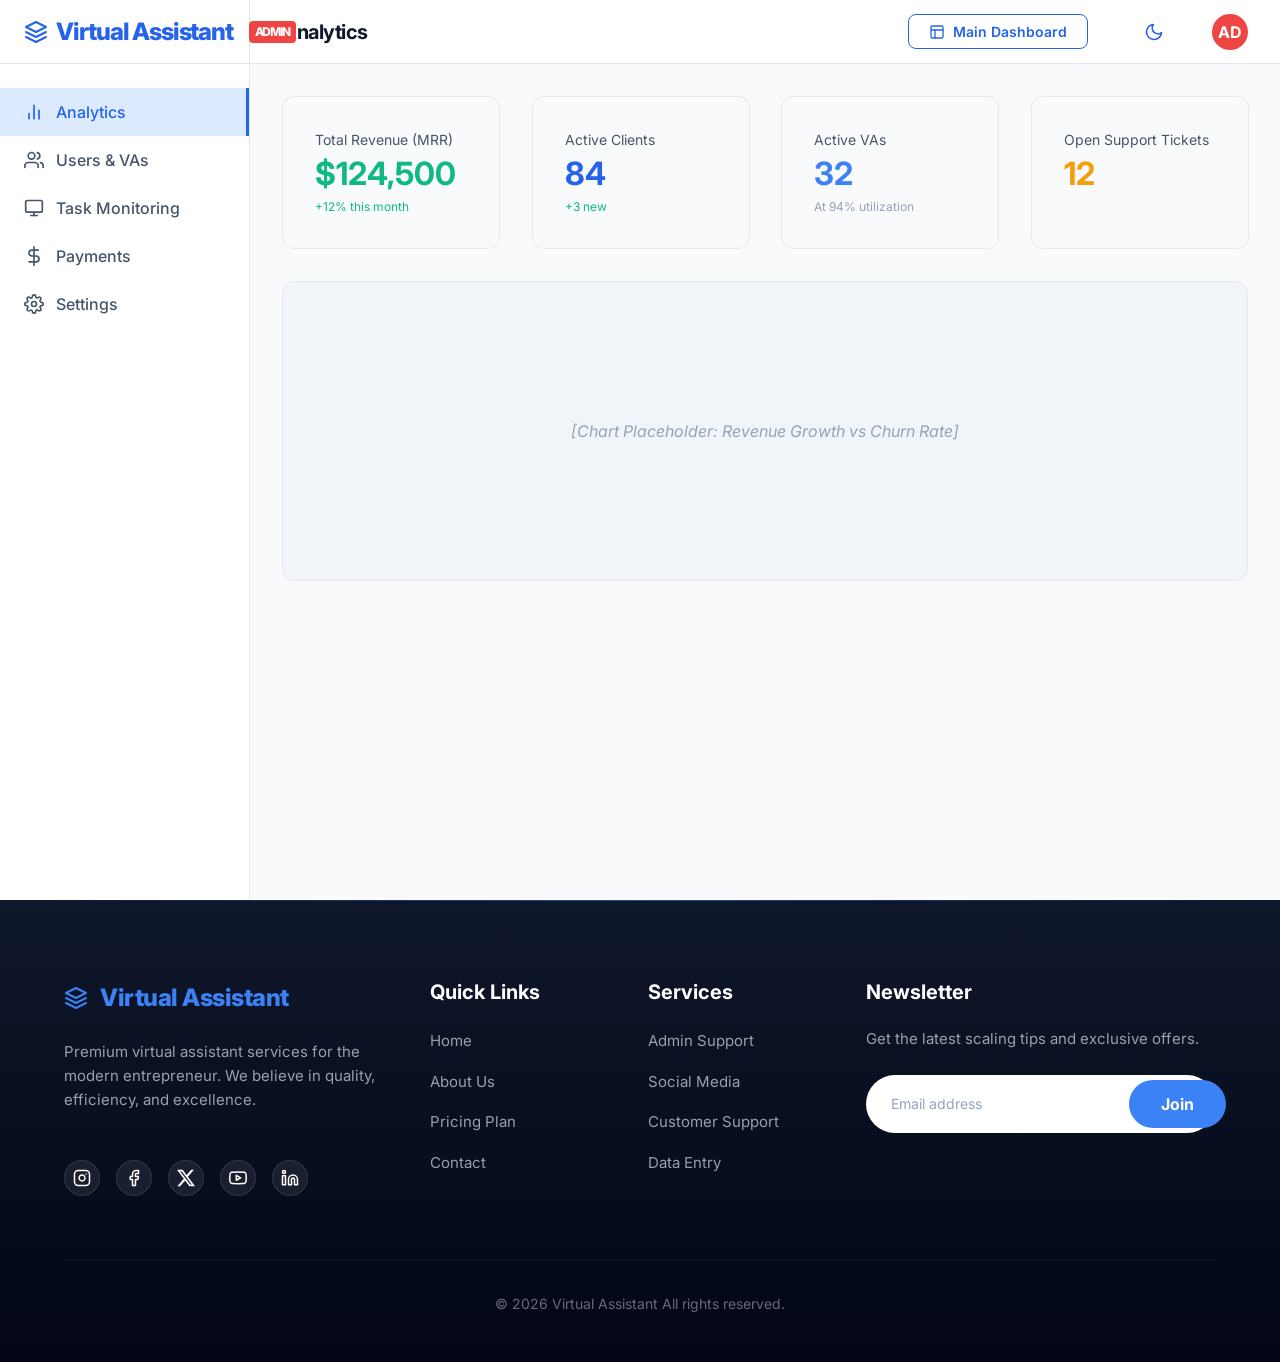
<file: admin-dashboard.html>
<!DOCTYPE html>
<html lang="en" dir="ltr">

<head>
    <meta charset="UTF-8">
    <meta name="viewport" content="width=device-width, initial-scale=1.0">
    <title>Admin Dashboard - Virtual Assistant Agency</title>
    <link rel="icon" type="image/png" href="assets/images/logo.png">
    <link href="https://fonts.googleapis.com/css2?family=Inter:wght@400;500;600;700&display=swap" rel="stylesheet">
    <link rel="stylesheet" href="assets/css/style.css">
    <link rel="stylesheet" href="assets/css/footer.css">
    <link rel="stylesheet" href="assets/css/dark-mode.css">
    <style>
        body {
            background-color: var(--surface-color);
        }

        .dashboard-layout {
            display: flex;
            flex-direction: row; /* Sidebar Left by default */
            min-height: 100vh;
        }

        .sidebar {
            width: 250px;
            background-color: var(--bg-color);
            border-right: 1px solid var(--border-color);
            display: flex;
            flex-direction: column;
            transition: transform 0.3s ease;
            z-index: 40;
        }

        /* RTL Active State - Sidebar moves to RIGHT */
        body.rtl-active .dashboard-layout {
            flex-direction: row;
            direction: rtl;
        }

        body.rtl-active .sidebar {
            border-right: none;
            border-left: 1px solid var(--border-color);
        }

        .sidebar-header {
            height: 4rem;
            display: flex;
            align-items: center;
            padding: 0 var(--space-3);
            border-bottom: 1px solid var(--border-color);
        }

        .sidebar-nav {
            flex: 1;
            padding: var(--space-3) 0;
            overflow-y: auto;
        }

        .sidebar-link {
            display: flex;
            align-items: center;
            gap: 12px;
            padding: 12px var(--space-3);
            color: var(--text-secondary);
            font-weight: 500;
            transition: all 0.2s;
            cursor: pointer;
        }

        .sidebar-link:hover {
            color: var(--primary-color);
            background-color: var(--surface-hover);
        }

        .sidebar-link.active {
            color: var(--primary-color);
            background-color: var(--primary-light);
            border-right: 3px solid var(--primary-color);
        }

        .main-content {
            flex: 1;
            display: flex;
            flex-direction: column;
            min-width: 0;
        }

        .topbar {
            height: 4rem;
            background-color: var(--bg-color);
            border-bottom: 1px solid var(--border-color);
            display: flex;
            align-items: center;
            justify-content: space-between;
            padding: 0 var(--space-4);
            z-index: 30;
        }

        .page-content {
            padding: var(--space-4);
            flex: 1;
            overflow-y: auto;
        }

        .tab-content {
            display: none;
        }

        .tab-content.active {
            display: block;
            animation: fadeIn 0.3s ease;
        }

        @keyframes fadeIn {
            from {
                opacity: 0;
            }

            to {
                opacity: 1;
            }
        }

        /* Skeletons */
        .skeleton {
            background: linear-gradient(90deg, var(--surface-hover) 25%, var(--border-color) 50%, var(--surface-hover) 75%);
            background-size: 200% 100%;
            animation: loading 1.5s infinite;
            border-radius: var(--radius-md);
        }

        .skeleton-text {
            height: 20px;
            margin-bottom: 8px;
            width: 100%;
        }

        .skeleton-title {
            height: 32px;
            margin-bottom: 16px;
            width: 40%;
        }

        .skeleton-card {
            height: 120px;
            width: 100%;
        }

        @keyframes loading {
            0% {
                background-position: 200% 0;
            }

            100% {
                background-position: -200% 0;
            }
        }

        .sidebar-overlay {
            display: none;
            position: fixed;
            inset: 0;
            background: rgba(0, 0, 0, 0.5);
            z-index: 35;
        }

        /* RTL Specific Admin Fixes */
        [dir="rtl"] .sidebar {
            left: auto;
            right: 0;
            border-right: none;
            border-left: 1px solid var(--border-color);
        }

        [dir="rtl"] .topbar {
            flex-direction: row-reverse;
        }

        [dir="rtl"] .topbar .flex.items-center.gap-4 {
            margin-right: auto;
            margin-left: initial;
            flex-direction: row-reverse;
        }

        @media (max-width: 1024px) {
            [dir="rtl"] .sidebar {
                transform: translateX(100%);
                left: auto;
                right: 0;
            }
            [dir="rtl"] .sidebar.open {
                transform: translateX(0);
            }
        }

        [dir="rtl"] .main-content {
            margin-left: 0;
            margin-right: 280px;
        }

        @media (max-width: 1024px) {
            [dir="rtl"] .main-content {
                margin-right: 0;
            }
        }

        @media (max-width: 768px) {
            .sidebar {
                position: fixed;
                top: 0;
                bottom: 0;
                left: 0;
                transform: translateX(-100%);
            }

            .sidebar.open {
                transform: translateX(0);
            }

            .sidebar-overlay.open {
                display: block;
            }

            .topbar {
                padding: 0 var(--space-2);
            }
        }

        .status {
            padding: 4px 12px;
            border-radius: 9999px;
            font-size: 0.75rem;
            font-weight: 600;
            display: inline-block;
        }

        .status-pending {
            background-color: var(--warning);
            color: #fff;
        }

        .status-progress {
            background-color: var(--info);
            color: #fff;
        }

        .status-completed {
            background-color: var(--success);
            color: #fff;
        }

        table {
            width: 100%;
            border-collapse: collapse;
        }

        th,
        td {
            padding: 12px 16px;
            text-align: left;
            border-bottom: 1px solid var(--border-color);
        }

        th {
            font-weight: 600;
            color: var(--text-secondary);
            font-size: 0.875rem;
        }
    </style>
</head>

<body>

    <div class="dashboard-layout">
        <div class="sidebar-overlay" id="sidebarOverlay"></div>
        <aside class="sidebar" id="sidebar">
            <div class="sidebar-header">
                <a href="index.html" class="nav-logo">
                    <svg xmlns="http://www.w3.org/2000/svg" width="24" height="24" viewBox="0 0 24 24" fill="none"
                        stroke="currentColor" stroke-width="2" stroke-linecap="round" stroke-linejoin="round">
                        <polygon points="12 2 2 7 12 12 22 7 12 2" />
                        <polyline points="2 17 12 22 22 17" />
                        <polyline points="2 12 12 17 22 12" />
                    </svg> Virtual Assistant <span
                        style="font-size: 0.75rem; background: var(--danger); color: white; padding: 2px 6px; border-radius: 4px; margin-left: 8px;">ADMIN</span>
                </a>
            </div>
            <nav class="sidebar-nav">
                <a class="sidebar-link active" data-tab="analytics">
                    <svg xmlns="http://www.w3.org/2000/svg" width="20" height="20" viewBox="0 0 24 24" fill="none"
                        stroke="currentColor" stroke-width="2" stroke-linecap="round" stroke-linejoin="round">
                        <line x1="18" y1="20" x2="18" y2="10" />
                        <line x1="12" y1="20" x2="12" y2="4" />
                        <line x1="6" y1="20" x2="6" y2="14" />
                    </svg>
                    Analytics
                </a>
                <a class="sidebar-link" data-tab="users">
                    <svg xmlns="http://www.w3.org/2000/svg" width="20" height="20" viewBox="0 0 24 24" fill="none"
                        stroke="currentColor" stroke-width="2" stroke-linecap="round" stroke-linejoin="round">
                        <path d="M17 21v-2a4 4 0 0 0-4-4H5a4 4 0 0 0-4 4v2" />
                        <circle cx="9" cy="7" r="4" />
                        <path d="M23 21v-2a4 4 0 0 0-3-3.87" />
                        <path d="M16 3.13a4 4 0 0 1 0 7.75" />
                    </svg>
                    Users & VAs
                </a>
                <a class="sidebar-link" data-tab="monitoring">
                    <svg xmlns="http://www.w3.org/2000/svg" width="20" height="20" viewBox="0 0 24 24" fill="none"
                        stroke="currentColor" stroke-width="2" stroke-linecap="round" stroke-linejoin="round">
                        <rect x="2" y="3" width="20" height="14" rx="2" ry="2" />
                        <line x1="8" y1="21" x2="16" y2="21" />
                        <line x1="12" y1="17" x2="12" y2="21" />
                    </svg>
                    Task Monitoring
                </a>
                <a class="sidebar-link" data-tab="payments">
                    <svg xmlns="http://www.w3.org/2000/svg" width="20" height="20" viewBox="0 0 24 24" fill="none"
                        stroke="currentColor" stroke-width="2" stroke-linecap="round" stroke-linejoin="round">
                        <line x1="12" y1="1" x2="12" y2="23" />
                        <path d="M17 5H9.5a3.5 3.5 0 0 0 0 7h5a3.5 3.5 0 0 1 0 7H6" />
                    </svg>
                    Payments
                </a>
                <a class="sidebar-link" data-tab="settings">
                    <svg xmlns="http://www.w3.org/2000/svg" width="20" height="20" viewBox="0 0 24 24" fill="none"
                        stroke="currentColor" stroke-width="2" stroke-linecap="round" stroke-linejoin="round">
                        <circle cx="12" cy="12" r="3" />
                        <path
                            d="M19.4 15a1.65 1.65 0 0 0 .33 1.82l.06.06a2 2 0 0 1 0 2.83 2 2 0 0 1-2.83 0l-.06-.06a1.65 1.65 0 0 0-1.82-.33 1.65 1.65 0 0 0-1 1.51V21a2 2 0 0 1-2 2 2 2 0 0 1-2-2v-.09A1.65 1.65 0 0 0 9 19.4a1.65 1.65 0 0 0-1.82.33l-.06.06a2 2 0 0 1-2.83 0 2 2 0 0 1 0-2.83l.06-.06a1.65 1.65 0 0 0 .33-1.82 1.65 1.65 0 0 0-1.51-1H3a2 2 0 0 1-2-2 2 2 0 0 1 2-2h.09A1.65 1.65 0 0 0 4.6 9a1.65 1.65 0 0 0-.33-1.82l-.06-.06a2 2 0 0 1 0-2.83 2 2 0 0 1 2.83 0l.06.06a1.65 1.65 0 0 0 1.82.33h.09a1.65 1.65 0 0 0 1-1.51V3a2 2 0 0 1 2-2 2 2 0 0 1 2 2v.09a1.65 1.65 0 0 0 1 1.51 1.65 1.65 0 0 0 1.82-.33l.06-.06a2 2 0 0 1 2.83 0 2 2 0 0 1 0 2.83l-.06.06a1.65 1.65 0 0 0-.33 1.82V9a1.65 1.65 0 0 0 1.51 1H21a2 2 0 0 1 2 2 2 2 0 0 1-2 2h-.09a1.65 1.65 0 0 0-1.51 1z" />
                    </svg>
                    Settings
                </a>
            </nav>
        </aside>

        <!-- Main Content -->
        <main class="main-content">
            <header class="topbar">
                <div class="flex items-center gap-2">
                    <button id="sidebarToggle" class="mobile-menu-btn" style="display: block; padding: 0;">
                        <svg xmlns="http://www.w3.org/2000/svg" width="24" height="24" viewBox="0 0 24 24" fill="none"
                            stroke="currentColor" stroke-width="2" stroke-linecap="round" stroke-linejoin="round">
                            <line x1="3" y1="12" x2="21" y2="12" />
                            <line x1="3" y1="6" x2="21" y2="6" />
                            <line x1="3" y1="18" x2="21" y2="18" />
                        </svg>
                    </button>
                    <h2 id="pageTitle" style="margin: 0; font-size: 1.25rem;">Analytics</h2>
                </div>
                <div class="flex items-center gap-4">
                    <a href="dashboard.html" class="btn-nav-dashboard" style="margin-right: 8px;">
                        <svg xmlns="http://www.w3.org/2000/svg" width="24" height="24" viewBox="0 0 24 24" fill="none"
                            stroke="currentColor" stroke-width="2" stroke-linecap="round" stroke-linejoin="round">
                            <rect x="3" y="3" width="18" height="18" rx="2" ry="2"></rect>
                            <line x1="3" y1="9" x2="21" y2="9"></line>
                            <line x1="9" y1="21" x2="9" y2="9"></line>
                        </svg>
                        Main Dashboard
                    </a>
                    <button id="theme-toggle" class="btn btn-secondary"
                        style="padding: 0.5rem; border: none; border-radius: 50%;">
                        <svg xmlns="http://www.w3.org/2000/svg" width="20" height="20" viewBox="0 0 24 24" fill="none"
                            stroke="currentColor" stroke-width="2" stroke-linecap="round" stroke-linejoin="round">
                            <path d="M21 12.79A9 9 0 1 1 11.21 3 7 7 0 0 0 21 12.79z" />
                        </svg>
                    </button>
                    <div
                        style="width: 36px; height: 36px; border-radius: 50%; background-color: var(--danger); color: white; display: flex; align-items: center; justify-content: center; font-weight: bold;">
                        AD
                    </div>
                </div>
            </header>

            <div class="page-content">
                <div id="skeletonLoader" style="display: none;">
                    <div class="skeleton skeleton-title"></div>
                    <div class="grid grid-cols-1 md:grid-cols-3 gap-4" style="margin-bottom: 24px;">
                        <div class="skeleton skeleton-card"></div>
                        <div class="skeleton skeleton-card"></div>
                        <div class="skeleton skeleton-card"></div>
                    </div>
                    <div class="skeleton" style="height: 300px; width: 100%;"></div>
                </div>

                <!-- ANALYTICS TAB -->
                <div id="analytics" class="tab-content active">
                    <div class="grid grid-cols-1 sm:grid-cols-2 lg:grid-cols-4 gap-4" style="margin-bottom: 32px;">
                        <div class="card">
                            <span style="color: var(--text-secondary); font-size: 0.875rem;">Total Revenue (MRR)</span>
                            <div style="font-size: 2rem; font-weight: 700; color: var(--success);">$124,500</div>
                            <span style="font-size: 0.75rem; color: var(--success);">+12% this month</span>
                        </div>
                        <div class="card">
                            <span style="color: var(--text-secondary); font-size: 0.875rem;">Active Clients</span>
                            <div style="font-size: 2rem; font-weight: 700; color: var(--primary-color);">84</div>
                            <span style="font-size: 0.75rem; color: var(--success);">+3 new</span>
                        </div>
                        <div class="card">
                            <span style="color: var(--text-secondary); font-size: 0.875rem;">Active VAs</span>
                            <div style="font-size: 2rem; font-weight: 700; color: var(--info);">32</div>
                            <span style="font-size: 0.75rem; color: var(--text-tertiary);">At 94% utilization</span>
                        </div>
                        <div class="card">
                            <span style="color: var(--text-secondary); font-size: 0.875rem;">Open Support Tickets</span>
                            <div style="font-size: 2rem; font-weight: 700; color: var(--warning);">12</div>
                        </div>
                    </div>

                    <div class="card"
                        style="margin-bottom: 32px; height: 300px; display: flex; align-items: center; justify-content: center; background-color: var(--surface-hover); color: var(--text-tertiary); font-style: italic;">
                        [Chart Placeholder: Revenue Growth vs Churn Rate]
                    </div>
                </div>

                <div id="users" class="tab-content">
                    <h3>User Management</h3>
                    <p>Coming soon...</p>
                </div>
                <div id="monitoring" class="tab-content">
                    <h3>Task Monitoring</h3>
                    <p>Coming soon...</p>
                </div>
                <div id="payments" class="tab-content">
                    <h3>Payments & Transactions</h3>
                    <p>Coming soon...</p>
                </div>
                <div id="settings" class="tab-content">
                    <h3>Platform Settings</h3>
                    <p>Coming soon...</p>
                </div>
            </div>
        </main>
    </div>

    <div id="footer-placeholder"></div>

    <script src="assets/js/footer.js" defer></script>
    <script src="assets/js/dashboard.js"></script>
</body>

</html>
</file>
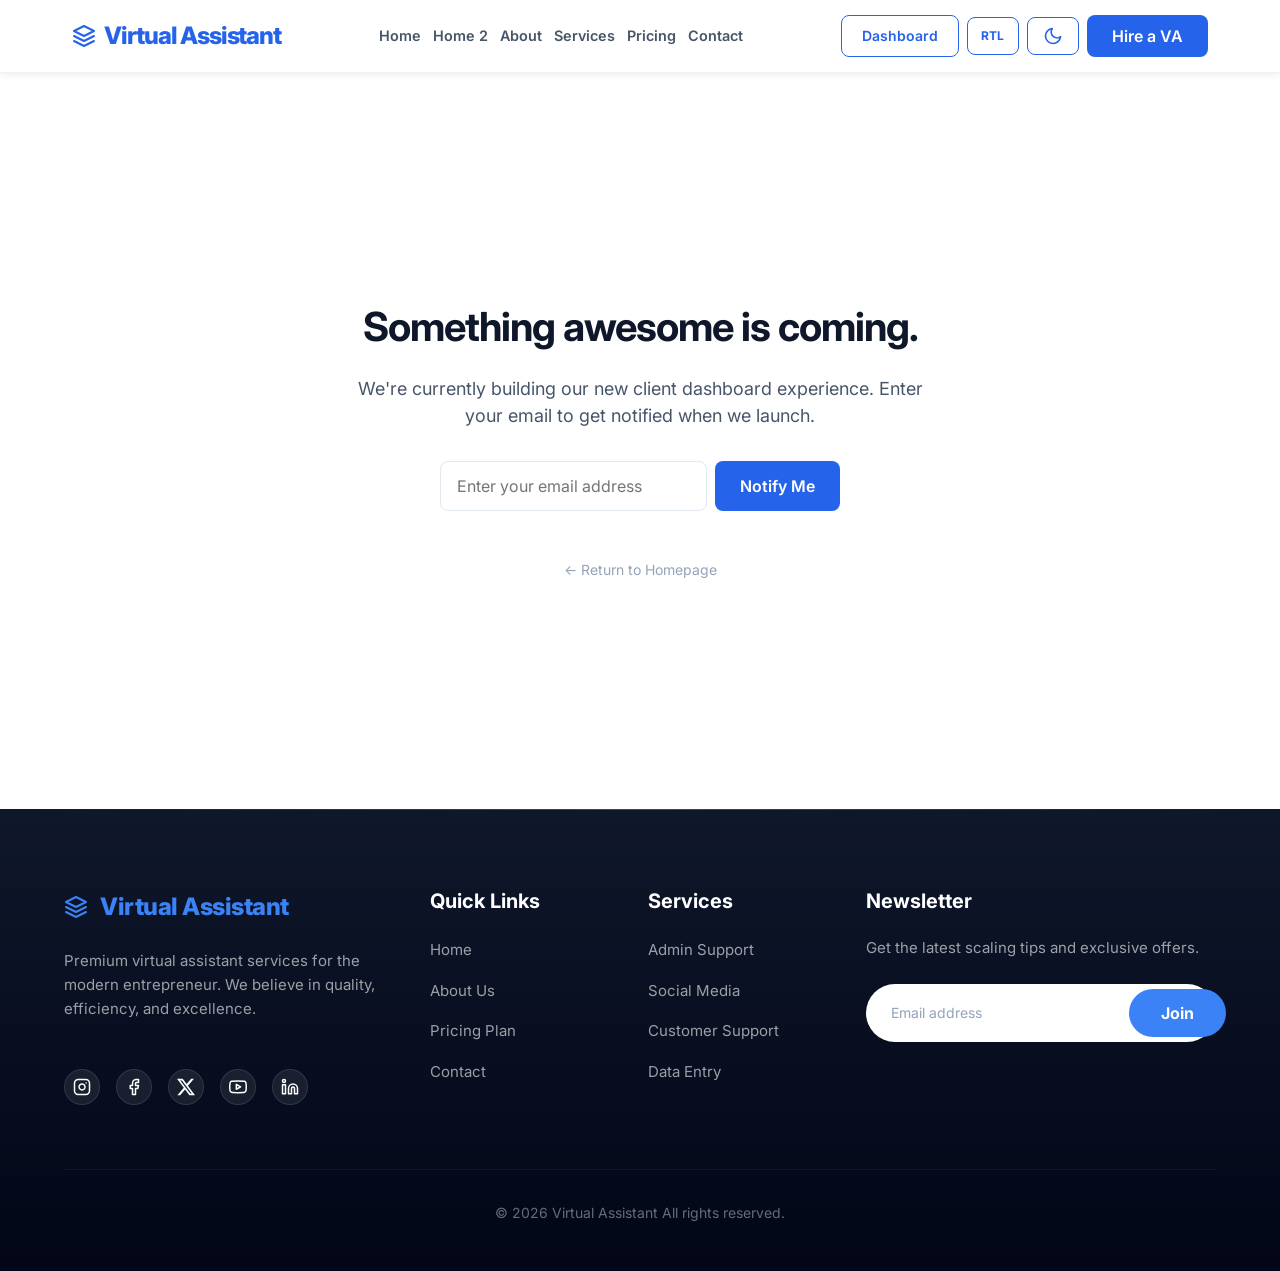
<file: coming-soon.html>
﻿<!DOCTYPE html>
<html lang="en" dir="rtl">

<head>
    <meta charset="UTF-8">
    <meta name="viewport" content="width=device-width, initial-scale=1.0">
    <title>Coming Soon - Virtual Assistant Agency</title>
    <link rel="icon" type="image/png" href="assets/images/logo.png">
    <link href="https://fonts.googleapis.com/css2?family=Inter:wght@400;500;600;700&display=swap" rel="stylesheet">
    <link rel="stylesheet" href="assets/css/style.css">
    <link rel="stylesheet" href="assets/css/footer.css">
    <link rel="stylesheet" href="assets/css/dark-mode.css">
    <style>
        .soon-container {
            min-height: calc(100vh - 4rem - 100px);
            display: flex;
            flex-direction: column;
            align-items: center;
            justify-content: center;
            text-align: center;
            background-color: var(--bg-color);
            padding: 4rem 1rem;
        }
    </style>
</head>

<body>
    <!-- Header / Navbar -->
        <header class="navbar">
        <div class="container nav-container">
            <a href="index.html" class="nav-logo">
                <svg xmlns="http://www.w3.org/2000/svg" width="24" height="24" viewBox="0 0 24 24" fill="none"
                    stroke="currentColor" stroke-width="2" stroke-linecap="round" stroke-linejoin="round">
                    <polygon points="12 2 2 7 12 12 22 7 12 2" />
                    <polyline points="2 17 12 22 22 17" />
                    <polyline points="2 12 12 17 22 12" />
                </svg> Virtual Assistant
            </a>

            <nav class="nav-links">
                <a href="index.html">Home</a>
                <a href="home-2.html">Home 2</a>
                <a href="about.html">About</a>
                <a href="services.html">Services</a>
                <a href="pricing.html">Pricing</a>
                <a href="contact.html">Contact</a>
            </nav>
            <button class="mobile-menu-btn" aria-label="Toggle Menu" aria-expanded="false">
                <svg xmlns="http://www.w3.org/2000/svg" width="24" height="24" viewBox="0 0 24 24" fill="none"
                    stroke="currentColor" stroke-width="2" stroke-linecap="round" stroke-linejoin="round">
                    <line x1="3" y1="6" x2="21" y2="6"></line>
                    <line x1="3" y1="12" x2="21" y2="12"></line>
                    <line x1="3" y1="18" x2="21" y2="18"></line>
                </svg>
            </button>

            <div class="nav-actions">
                
                <a href="dashboard.html" class="btn btn-secondary btn-nav-dashboard" title="Dashboard">Dashboard</a>
                <button id="rtl-toggle" class="btn btn-secondary" title="Toggle RTL/LTR" aria-label="Toggle RTL/LTR">
                    <span style="font-size: 0.75rem; font-weight: 700;">RTL</span>
                </button>
                <button id="theme-toggle" class="btn btn-secondary" aria-label="Toggle Dark Mode">
                    <svg xmlns="http://www.w3.org/2000/svg" width="20" height="20" viewBox="0 0 24 24" fill="none"
                        stroke="currentColor" stroke-width="2" stroke-linecap="round" stroke-linejoin="round">
                        <path d="M21 12.79A9 9 0 1 1 11.21 3 7 7 0 0 0 21 12.79z" />
                    </svg>
                </button>
                <a href="signup.html" class="btn btn-primary">Hire a VA</a>
            </div>
        </div>
    </header>

    <main class="soon-container container">
        <h1 style="margin-bottom: 24px;">Something awesome is coming.</h1>
        <p style="max-width: 600px; margin: 0 auto 32px; font-size: 1.125rem;">We're currently building our new client
            dashboard experience. Enter your email to get notified when we launch.</p>

        <form style="display: flex; gap: 8px; max-width: 400px; margin: 0 auto; width: 100%;">
            <input type="email" class="form-control" placeholder="Enter your email address" required style="flex: 1;">
            <button class="btn btn-primary" type="submit">Notify Me</button>
        </form>

        <a href="index.html" style="margin-top: 48px; color: var(--text-tertiary); font-size: 0.875rem;">&larr; Return
            to Homepage</a>
    </main>
    <div id="footer-placeholder"></div>
    <script src="assets/js/footer.js" defer></script>
    <script src="assets/js/main.js"></script>
</body>

</html>
</file>
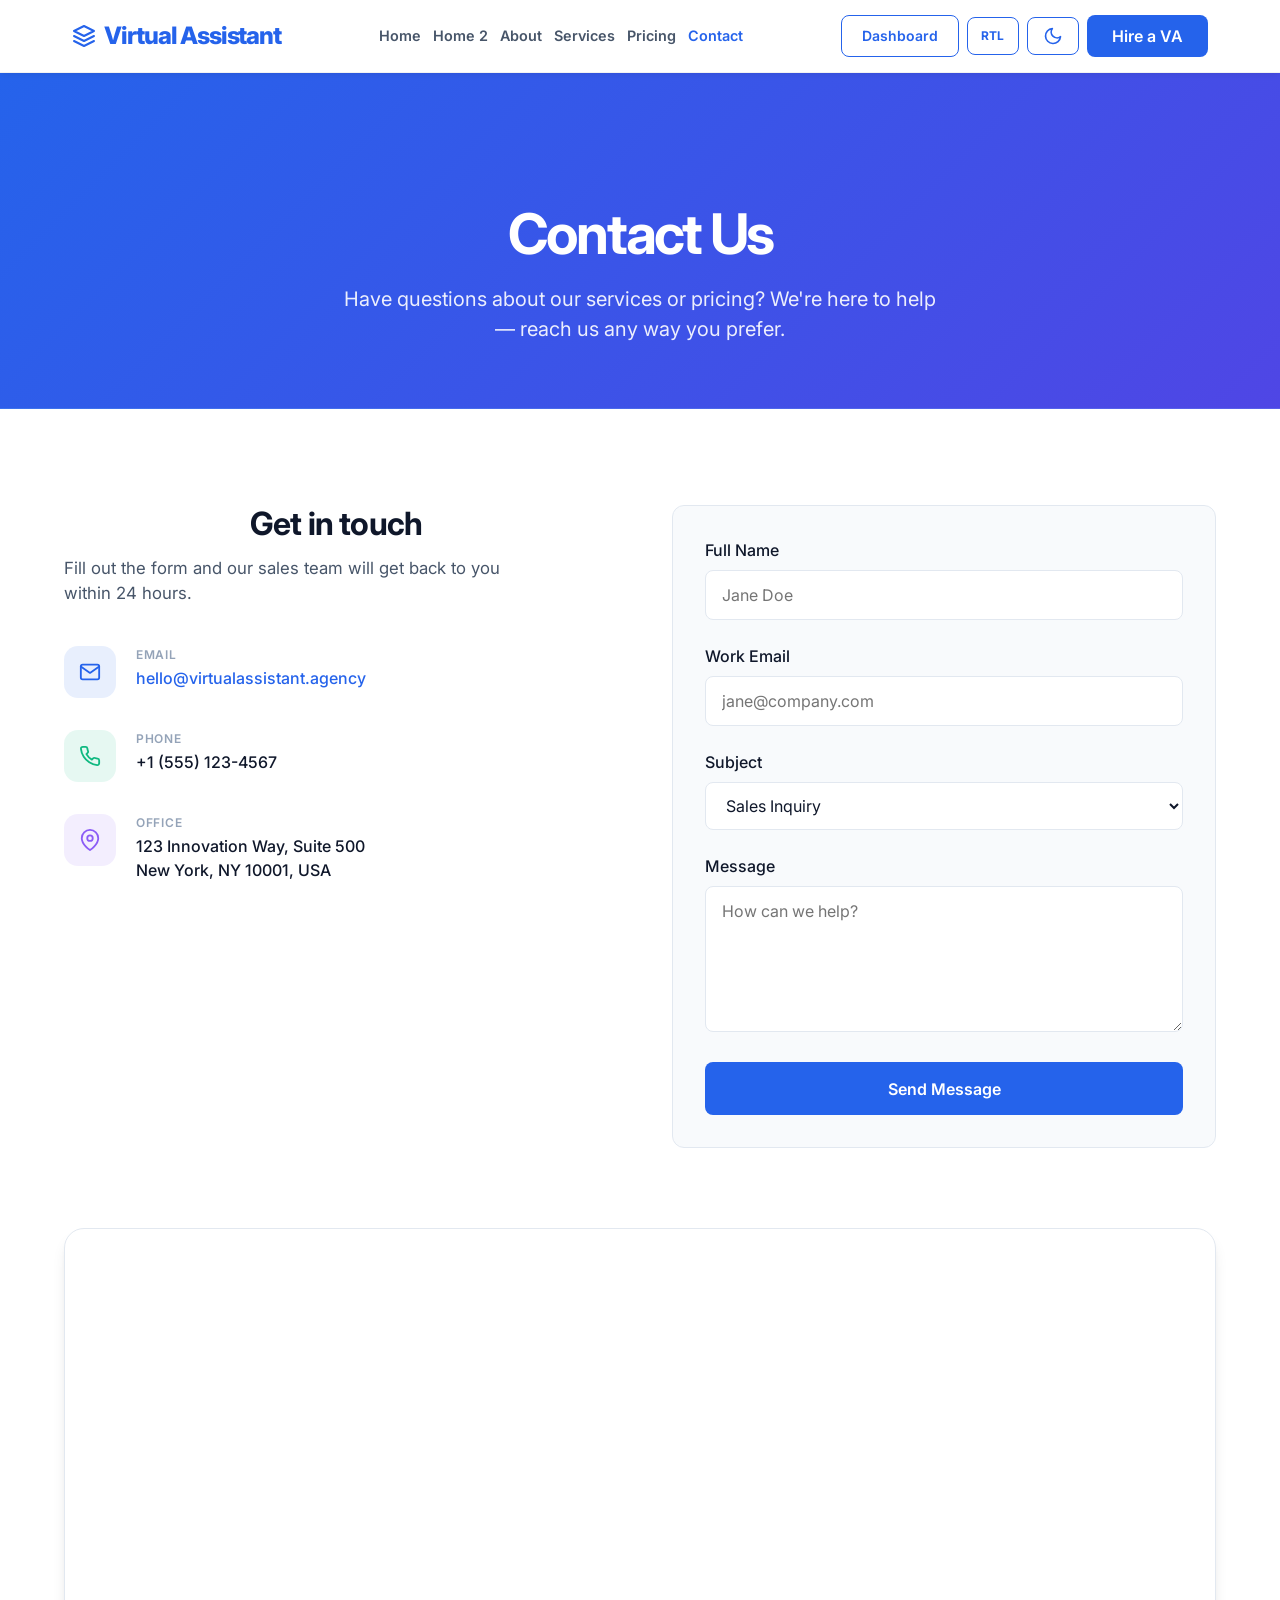
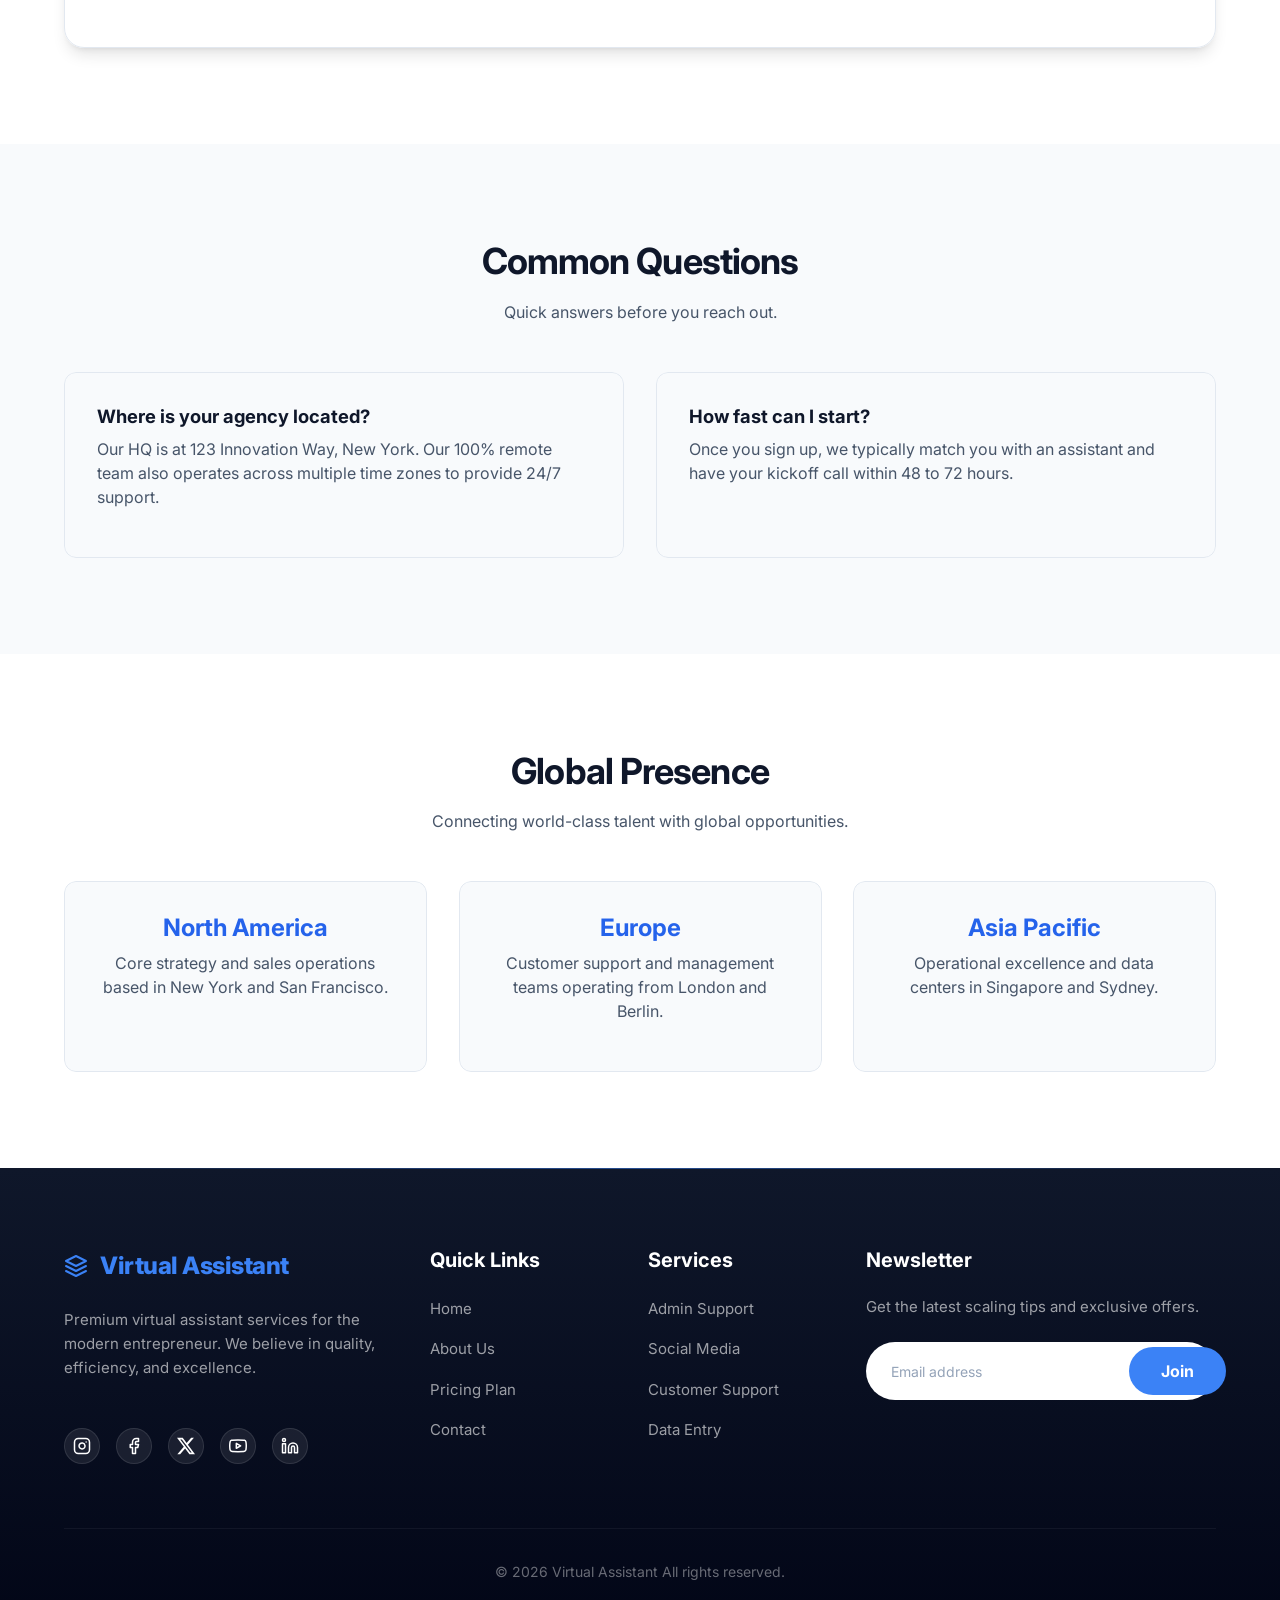
<file: contact.html>
<!DOCTYPE html>
<html lang="en" dir="ltr">

<head>
    <meta charset="UTF-8">
    <meta name="viewport" content="width=device-width, initial-scale=1.0">
    <title>Contact Us - Virtual Assistant Agency</title>
    <meta name="description" content="Get in touch with Virtual Assistant Agency. Reach us by email, phone, or visit our office. We respond within 24 hours.">
    <link rel="icon" type="image/png" href="assets/images/logo.png">
    <link href="https://fonts.googleapis.com/css2?family=Inter:wght@400;500;600;700&display=swap" rel="stylesheet">
    <link rel="stylesheet" href="assets/css/style.css?v=2.1">
    <link rel="stylesheet" href="assets/css/footer.css">
    <link rel="stylesheet" href="assets/css/dark-mode.css">
    <style>
        /* ── Contact Layout ── */
        .contact-grid {
            display: grid;
            grid-template-columns: 1fr 1fr;
            gap: 4rem;
            align-items: start;
        }
        @media (max-width: 900px) {
            .contact-grid {
                grid-template-columns: 1fr;
                gap: 2.5rem;
            }
        }

        /* ── Contact Info Icons ── */
        .contact-info-item {
            display: flex;
            align-items: flex-start;
            gap: 1.25rem;
            margin-bottom: 2rem;
        }
        .contact-icon-box {
            width: 52px;
            height: 52px;
            border-radius: 14px;
            display: flex;
            align-items: center;
            justify-content: center;
            flex-shrink: 0;
        }
        .contact-icon-email  { background: rgba(37, 99, 235, 0.1);  color: #2563eb; }
        .contact-icon-phone  { background: rgba(16, 185, 129, 0.1); color: #10b981; }
        .contact-icon-office { background: rgba(139, 92, 246, 0.1); color: #8b5cf6; }

        .contact-info-label {
            font-size: 0.75rem;
            font-weight: 600;
            text-transform: uppercase;
            letter-spacing: 0.06em;
            color: var(--text-tertiary);
            margin-bottom: 2px;
        }
        .contact-info-value {
            font-size: 1rem;
            font-weight: 500;
            color: var(--text-primary);
            line-height: 1.5;
        }
        .contact-info-value a {
            color: var(--primary-color);
            text-decoration: none;
        }
        .contact-info-value a:hover { text-decoration: underline; }

        /* ── Form Card ── */
        .card-3d-wrapper {  }
        .card-3d {
            transition: transform 0.3s cubic-bezier(0.175, 0.885, 0.32, 1.275), box-shadow 0.3s ease;
            backface-visibility: hidden;
            will-change: transform;
        }
        .card-3d:hover { 
            box-shadow: 0 24px 60px rgba(0,0,0,0.18); 
            transform: translateY(-10px) scale(1.02);
        }
        .card-3d.reset {
            transition: transform 0.5s cubic-bezier(0.23, 1, 0.32, 1), box-shadow 0.5s ease;
        }

        /* ── Map Container ── */
        .map-container {
            border-radius: 20px;
            overflow: hidden;
            box-shadow: var(--shadow-lg);
            border: 1px solid var(--border-color);
            height: 420px;
            margin-top: 5rem;
        }
        .map-container iframe {
            width: 100%;
            height: 100%;
            border: 0;
            display: block;
        }
        @media (max-width: 640px) {
            .map-container { height: 280px; margin-top: 3rem; }
        }
    </style>
</head>

<body>
    <!-- ── Navbar ── -->
    <header class="navbar">
        <div class="container nav-container">
            <a href="index.html" class="nav-logo">
                <svg xmlns="http://www.w3.org/2000/svg" width="24" height="24" viewBox="0 0 24 24" fill="none"
                    stroke="currentColor" stroke-width="2" stroke-linecap="round" stroke-linejoin="round">
                    <polygon points="12 2 2 7 12 12 22 7 12 2" />
                    <polyline points="2 17 12 22 22 17" />
                    <polyline points="2 12 12 17 22 12" />
                </svg> Virtual Assistant
            </a>

            <nav class="nav-links">
                <a href="index.html">Home</a>
                <a href="home-2.html">Home 2</a>
                <a href="about.html">About</a>
                <a href="services.html">Services</a>
                <a href="pricing.html">Pricing</a>
                <a href="contact.html">Contact</a>
                <a href="dashboard.html" class="mobile-only">Dashboard</a>
                <a href="signup.html" class="btn btn-primary mobile-only" style="margin-top: 1rem; text-align: center; color: white !important;">Hire a VA</a>
            </nav>
            <button class="mobile-menu-btn" aria-label="Toggle Menu" aria-expanded="false">
                <svg xmlns="http://www.w3.org/2000/svg" width="24" height="24" viewBox="0 0 24 24" fill="none"
                    stroke="currentColor" stroke-width="2" stroke-linecap="round" stroke-linejoin="round">
                    <line x1="3" y1="6" x2="21" y2="6"></line>
                    <line x1="3" y1="12" x2="21" y2="12"></line>
                    <line x1="3" y1="18" x2="21" y2="18"></line>
                </svg>
            </button>

            <div class="nav-actions">
                <a href="dashboard.html" class="btn btn-secondary btn-nav-dashboard" title="Dashboard">Dashboard</a>
                <button id="rtl-toggle" class="btn btn-secondary" title="Toggle RTL/LTR" aria-label="Toggle RTL/LTR">
                    <span style="font-size: 0.75rem; font-weight: 700;">RTL</span>
                </button>
                <button id="theme-toggle" class="btn btn-secondary" aria-label="Toggle Dark Mode">
                    <svg xmlns="http://www.w3.org/2000/svg" width="20" height="20" viewBox="0 0 24 24" fill="none"
                        stroke="currentColor" stroke-width="2" stroke-linecap="round" stroke-linejoin="round">
                        <path d="M21 12.79A9 9 0 1 1 11.21 3 7 7 0 0 0 21 12.79z" />
                    </svg>
                </button>
                <a href="signup.html" class="btn btn-primary">Hire a VA</a>
            </div>
        </div>
    </header>

    <main>
        <!-- ── Page Header ── -->
        <section class="page-header reveal active">
            <div class="container text-center">
                <h1>Contact Us</h1>
                <p style="max-width: 600px; margin: 0 auto;">Have questions about our services or pricing? We're here to help — reach us any way you prefer.</p>
            </div>
        </section>

        <!-- ── Get in Touch + Form ── -->
        <section class="section reveal">
            <div class="container">
                <div class="contact-grid">

                    <!-- Left: Info -->
                    <div>
                        <h2 style="font-size: 2rem; margin-bottom: 0.75rem;">Get in touch</h2>
                        <p style="color: var(--text-secondary); margin-bottom: 2.5rem; font-size: 1.05rem; max-width: 460px;">
                            Fill out the form and our sales team will get back to you within 24 hours.
                        </p>

                        <!-- Email -->
                        <div class="contact-info-item">
                            <div class="contact-icon-box contact-icon-email">
                                <svg xmlns="http://www.w3.org/2000/svg" width="22" height="22" viewBox="0 0 24 24" fill="none"
                                    stroke="currentColor" stroke-width="2" stroke-linecap="round" stroke-linejoin="round">
                                    <path d="M4 4h16c1.1 0 2 .9 2 2v12c0 1.1-.9 2-2 2H4c-1.1 0-2-.9-2-2V6c0-1.1.9-2 2-2z"/>
                                    <polyline points="22,6 12,13 2,6"/>
                                </svg>
                            </div>
                            <div>
                                <div class="contact-info-label">Email</div>
                                <div class="contact-info-value">
                                    <a href="mailto:hello@virtualassistant.agency">hello@virtualassistant.agency</a>
                                </div>
                            </div>
                        </div>

                        <!-- Phone -->
                        <div class="contact-info-item">
                            <div class="contact-icon-box contact-icon-phone">
                                <svg xmlns="http://www.w3.org/2000/svg" width="22" height="22" viewBox="0 0 24 24" fill="none"
                                    stroke="currentColor" stroke-width="2" stroke-linecap="round" stroke-linejoin="round">
                                    <path d="M22 16.92v3a2 2 0 0 1-2.18 2 19.79 19.79 0 0 1-8.63-3.07 19.5 19.5 0 0 1-6-6 19.79 19.79 0 0 1-3.07-8.67A2 2 0 0 1 4.11 2h3a2 2 0 0 1 2 1.72 12.84 12.84 0 0 0 .7 2.81 2 2 0 0 1-.45 2.11L8.09 9.91a16 16 0 0 0 6 6l1.27-1.27a2 2 0 0 1 2.11-.45 12.84 12.84 0 0 0 2.81.7A2 2 0 0 1 22 16.92z"/>
                                </svg>
                            </div>
                            <div>
                                <div class="contact-info-label">Phone</div>
                                <div class="contact-info-value">+1 (555) 123-4567</div>
                            </div>
                        </div>

                        <!-- Office -->
                        <div class="contact-info-item">
                            <div class="contact-icon-box contact-icon-office">
                                <svg xmlns="http://www.w3.org/2000/svg" width="22" height="22" viewBox="0 0 24 24" fill="none"
                                    stroke="currentColor" stroke-width="2" stroke-linecap="round" stroke-linejoin="round">
                                    <path d="M21 10c0 7-9 13-9 13s-9-6-9-13a9 9 0 0 1 18 0z"/>
                                    <circle cx="12" cy="10" r="3"/>
                                </svg>
                            </div>
                            <div>
                                <div class="contact-info-label">Office</div>
                                <div class="contact-info-value">
                                    123 Innovation Way, Suite 500<br>
                                    New York, NY 10001, USA
                                </div>
                            </div>
                        </div>
                    </div>

                    <!-- Right: Form Card -->
                    <div class="card-3d-wrapper">
                        <div class="card card-3d" id="contactCard">
                            <form action="#" method="POST" id="contactForm">
                                <div class="form-group">
                                    <label class="form-label" for="name">Full Name</label>
                                    <input class="form-control" type="text" id="name" name="name" required placeholder="Jane Doe">
                                </div>
                                <div class="form-group">
                                    <label class="form-label" for="email">Work Email</label>
                                    <input class="form-control" type="email" id="email" name="email" required placeholder="jane@company.com">
                                </div>
                                <div class="form-group">
                                    <label class="form-label" for="subject">Subject</label>
                                    <select class="form-control" id="subject" name="subject">
                                        <option>Sales Inquiry</option>
                                        <option>Support</option>
                                        <option>Partnerships</option>
                                    </select>
                                </div>
                                <div class="form-group">
                                    <label class="form-label" for="message">Message</label>
                                    <textarea class="form-control" id="message" name="message" rows="5" required placeholder="How can we help?"></textarea>
                                </div>
                                <button type="submit" class="btn btn-primary" style="width: 100%; padding: 0.85rem; font-size: 1rem;">Send Message</button>
                            </form>
                        </div>
                    </div>
                </div>

                <!-- ── Map ── -->
                <div class="map-container">
                    <iframe
                        src="https://www.google.com/maps/embed?pb=!1m18!1m12!1m3!1d3022.215175026896!2d-73.99606958459395!3d40.74881477932869!2m3!1f0!2f0!3f0!3m2!1i1024!2i768!4f13.1!3m3!1m2!1s0x89c259a9b3117469%3A0xd134e199a405a163!2sEmpire%20State%20Building!5e0!3m2!1sen!2sus!4v1711384000001!5m2!1sen!2sus"
                        allowfullscreen=""
                        loading="lazy"
                        referrerpolicy="no-referrer-when-downgrade"
                        title="Our Office Location - New York, NY">
                    </iframe>
                </div>
            </div>
        </section>

        <!-- ── Common Questions ── -->
        <section class="section reveal" style="background-color: var(--surface-color);">
            <div class="container">
                <div class="text-center" style="margin-bottom: 48px;">
                    <h2 style="font-size: 2.25rem; margin-bottom: 16px;">Common Questions</h2>
                    <p style="color: var(--text-secondary); max-width: 560px; margin: 0 auto;">Quick answers before you reach out.</p>
                </div>
                <div class="grid grid-cols-1 md:grid-cols-2 gap-8">
                    <div class="card card-hover-3d">
                        <h3 style="font-size: 1.15rem; margin-bottom: 10px;">Where is your agency located?</h3>
                        <p style="color: var(--text-secondary);">Our HQ is at 123 Innovation Way, New York. Our 100% remote team also operates across multiple time zones to provide 24/7 support.</p>
                    </div>
                    <div class="card card-hover-3d">
                        <h3 style="font-size: 1.15rem; margin-bottom: 10px;">How fast can I start?</h3>
                        <p style="color: var(--text-secondary);">Once you sign up, we typically match you with an assistant and have your kickoff call within 48 to 72 hours.</p>
                    </div>
                </div>
            </div>
        </section>

        <!-- ── Global Presence ── -->
        <section class="section reveal">
            <div class="container">
                <div class="text-center" style="margin-bottom: 48px;">
                    <h2 style="font-size: 2.25rem; margin-bottom: 16px;">Global Presence</h2>
                    <p style="color: var(--text-secondary); max-width: 560px; margin: 0 auto;">Connecting world-class talent with global opportunities.</p>
                </div>
                <div class="grid grid-cols-1 md:grid-cols-3 gap-8">
                    <div class="card card-hover-3d text-center glass">
                        <h3 style="color: var(--primary-color); margin-bottom: 8px;">North America</h3>
                        <p>Core strategy and sales operations based in New York and San Francisco.</p>
                    </div>
                    <div class="card card-hover-3d text-center glass">
                        <h3 style="color: var(--primary-color); margin-bottom: 8px;">Europe</h3>
                        <p>Customer support and management teams operating from London and Berlin.</p>
                    </div>
                    <div class="card card-hover-3d text-center glass">
                        <h3 style="color: var(--primary-color); margin-bottom: 8px;">Asia Pacific</h3>
                        <p>Operational excellence and data centers in Singapore and Sydney.</p>
                    </div>
                </div>
            </div>
        </section>
    </main>

    <div id="footer-placeholder"></div>

    <script src="assets/js/footer.js" defer></script>
    <script src="assets/js/main.js"></script>
    <script>
        // Scroll reveal
        function reveal() {
            document.querySelectorAll(".reveal").forEach(el => {
                if (el.getBoundingClientRect().top < window.innerHeight - 100) {
                    el.classList.add("active");
                }
            });
        }
        window.addEventListener("scroll", reveal);
        reveal();
    </script>
</body>

</html>
</file>
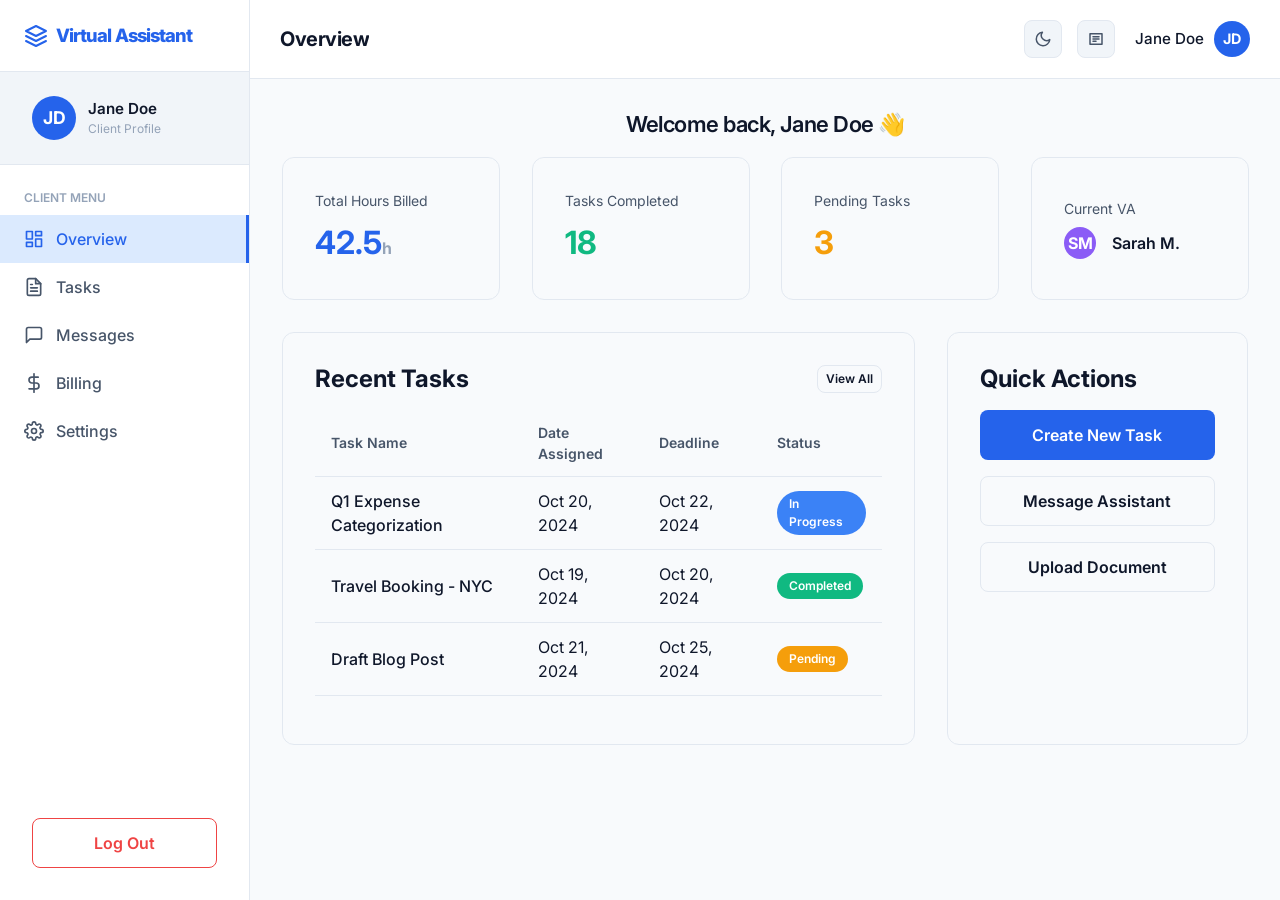
<file: dashboard.html>
<!DOCTYPE html>
<html lang="en" dir="ltr">

<head>
    <meta charset="UTF-8">
    <meta name="viewport" content="width=device-width, initial-scale=1.0">
    <title>Client Dashboard - Virtual Assistant Agency</title>
    <link rel="icon" type="image/png" href="assets/images/logo.png">
    <link href="https://fonts.googleapis.com/css2?family=Inter:wght@400;500;600;700&display=swap" rel="stylesheet">
    <link rel="stylesheet" href="assets/css/style.css">
    <link rel="stylesheet" href="assets/css/dark-mode.css">
    <style>
        body {
            background-color: var(--surface-color);
        }

        /* ─── DASHBOARD LAYOUT ─────────────────────────────────────── */
        .dashboard-layout {
            display: flex;
            flex-direction: row;
            min-height: 100vh;
        }

        /* ─── SIDEBAR ──────────────────────────────────────────────── */
        .sidebar {
            width: 250px;
            background-color: var(--bg-color);
            border-right: 1px solid var(--border-color);
            display: flex;
            flex-direction: column;
            transition: transform 0.3s ease;
            z-index: 40;
            overflow: hidden;
            flex-shrink: 0;
        }

        /* RTL */
        body.rtl-active .dashboard-layout {
            direction: rtl;
        }

        body.rtl-active .sidebar {
            border-right: none;
            border-left: 1px solid var(--border-color);
        }

        .sidebar-header {
            height: auto;
            min-height: 4.5rem;
            display: flex;
            align-items: center;
            padding: var(--space-2) var(--space-3);
            border-bottom: 1px solid var(--border-color);
        }

        .sidebar-header .nav-logo {
            font-size: 1.15rem;
            white-space: normal;
            line-height: 1.2;
        }

        .sidebar-nav {
            flex: 1;
            padding: var(--space-3) 0;
            overflow-y: auto;
        }

        .sidebar-link {
            display: flex;
            align-items: center;
            gap: 12px;
            padding: 12px var(--space-3);
            color: var(--text-secondary);
            font-weight: 500;
            transition: all 0.2s;
            cursor: pointer;
        }

        .sidebar-link:hover {
            color: var(--primary-color);
            background-color: var(--surface-hover);
        }

        .sidebar-link.active {
            color: var(--primary-color);
            background-color: var(--primary-light);
            border-right: 3px solid var(--primary-color);
        }

        /* ─── MAIN CONTENT ──────────────────────────────────────────── */
        .main-content {
            flex: 1;
            display: flex;
            flex-direction: column;
            min-width: 0;
        }

        /* ─── TOPBAR ────────────────────────────────────────────────── */
        .topbar {
            padding: 20px 30px;
            background-color: var(--bg-color);
            border-bottom: 1px solid var(--border-color);
            display: flex;
            align-items: center;
            justify-content: space-between;
            z-index: 30;
            flex-wrap: nowrap;
            /* never wrap topbar items */
        }

        .topbar-right {
            display: flex;
            align-items: center;
            gap: 20px;
        }

        .header-profile {
            display: flex;
            align-items: center;
            gap: 10px;
        }

        .header-toggles {
            display: flex;
            align-items: center;
            gap: 15px;
        }

        .welcome-msg {
            font-size: 22px;
            font-weight: 600;
            margin-bottom: 20px;
            color: var(--text-primary);
        }

        .header-toggle-btn {
            display: flex;
            align-items: center;
            justify-content: center;
            width: 38px;
            height: 38px;
            border-radius: var(--radius-md);
            background-color: var(--surface-hover);
            border: 1px solid var(--border-color);
            color: var(--text-secondary);
            transition: all 0.2s;
            cursor: pointer;
        }

        .header-toggle-btn:hover {
            color: var(--primary-color);
            background-color: var(--primary-light);
        }

        .topbar-left {
            display: flex;
            align-items: center;
            gap: 12px;
            min-width: 0;
        }

        #pageTitle {
            margin: 0;
            font-size: 1.1rem;
            white-space: nowrap;
            overflow: hidden;
            text-overflow: ellipsis;
        }

        /* ─── PAGE CONTENT ──────────────────────────────────────────── */
        .page-content {
            padding: var(--space-4);
            flex: 1;
            overflow-y: auto;
        }

        /* ─── TABS ──────────────────────────────────────────────────── */
        .tab-content {
            display: none;
        }

        .tab-content.active {
            display: block;
            animation: fadeIn 0.3s ease;
        }

        @keyframes fadeIn {
            from {
                opacity: 0;
            }

            to {
                opacity: 1;
            }
        }

        /* ─── SKELETON ──────────────────────────────────────────────── */
        .skeleton {
            background: linear-gradient(90deg, var(--surface-hover) 25%, var(--border-color) 50%, var(--surface-hover) 75%);
            background-size: 200% 100%;
            animation: loading 1.5s infinite;
            border-radius: var(--radius-md);
        }

        .skeleton-text {
            height: 20px;
            margin-bottom: 8px;
            width: 100%;
        }

        .skeleton-title {
            height: 32px;
            margin-bottom: 16px;
            width: 40%;
        }

        .skeleton-card {
            height: 120px;
            width: 100%;
        }

        @keyframes loading {
            0% {
                background-position: 200% 0;
            }

            100% {
                background-position: -200% 0;
            }
        }

        /* ─── SIDEBAR OVERLAY ───────────────────────────────────────── */
        .sidebar-overlay {
            display: none;
            position: fixed;
            inset: 0;
            background: rgba(0, 0, 0, 0.5);
            z-index: 35;
        }

        /* ─── TAB HEADER ─────────────────────────────────────────────── */
        .tab-header {
            display: flex;
            justify-content: space-between;
            align-items: center;
            gap: var(--space-3);
            margin-bottom: 24px;
        }

        /* ─── STATUS PILLS ──────────────────────────────────────────── */
        .status {
            padding: 4px 12px;
            border-radius: 9999px;
            font-size: 0.75rem;
            font-weight: 600;
            display: inline-block;
        }

        .status-pending {
            background-color: var(--warning);
            color: #fff;
        }

        .status-progress {
            background-color: var(--info);
            color: #fff;
        }

        .status-completed {
            background-color: var(--success);
            color: #fff;
        }

        /* ─── TABLES ─────────────────────────────────────────────────── */
        table {
            width: 100%;
            border-collapse: collapse;
        }

        th,
        td {
            padding: 12px 16px;
            text-align: left;
            border-bottom: 1px solid var(--border-color);
        }

        th {
            font-weight: 600;
            color: var(--text-secondary);
            font-size: 0.875rem;
        }

        .table-responsive {
            width: 100%;
            overflow-x: auto;
            -webkit-overflow-scrolling: touch;
            margin-bottom: 1rem;
        }

        /* ─── DROPDOWN ───────────────────────────────────────────────── */
        .dropdown-item {
            transition: background-color 0.2s;
        }

        .dropdown-item:hover {
            background-color: var(--surface-hover);
        }

        /* ─── RTL DASHBOARD FIXES ────────────────────────────────────── */
        [dir="rtl"] .sidebar {
            left: auto;
            right: 0;
            border-right: none;
            border-left: 1px solid var(--border-color);
        }

        .topbar-left {
            display: flex !important;
            flex-direction: row !important;
            align-items: center !important;
            gap: 12px !important;
        }

        .mobile-menu-btn {
            order: -1 !important;
        }

        #pageTitle {
            order: 1 !important;
        }

        [dir="rtl"] .topbar-left {
            flex-direction: row !important;
            /* Keep order L-to-R for button then title */
        }

        [dir="rtl"] .sidebar-toggle {
            margin-right: 0;
            margin-left: 1rem;
        }

        [dir="rtl"] .sidebar-link svg {
            margin-right: 0;
            margin-left: 12px;
        }

        [dir="rtl"] .sidebar-link.active::after {
            right: auto;
            left: 0;
        }

        /* ─── LAPTOP (≥1024px) ───────────────────────────────────────── */
        @media (min-width: 1024px) {
            .lg-span-2 {
                grid-column: span 2;
            }

            .mobile-menu-btn {
                display: none !important;
            }
        }

        /* ─── TABLET (<1024px) ───────────────────────────────────────── */
        @media (max-width: 1023px) {

            /* Sidebar becomes a slide-in drawer */
            .sidebar {
                position: fixed;
                top: 0;
                bottom: 0;
                left: 0;
                transform: translateX(-100%);
            }

            .sidebar.open {
                transform: translateX(0);
            }

            .sidebar-overlay.open {
                display: block;
            }

            [dir="rtl"] .sidebar {
                left: auto;
                right: 0;
                transform: translateX(100%);
            }

            [dir="rtl"] .sidebar.open {
                transform: translateX(0);
            }

            [dir="rtl"] .main-content {
                margin-right: 0;
            }

            /* Hamburger always visible on tablet/mobile */
            .mobile-menu-btn {
                display: flex !important;
                background: var(--surface-hover);
                border: 1px solid var(--border-color);
                border-radius: var(--radius-md);
                padding: 0.4rem;
                cursor: pointer;
                align-items: center;
                justify-content: center;
                flex-shrink: 0;
            }

            .topbar {
                padding: 15px var(--space-3);
            }

            /* Tablet stat grid: 2 columns */
            .dash-stats-grid {
                grid-template-columns: repeat(2, 1fr) !important;
            }
        }

        /* ─── MOBILE (≤640px) ────────────────────────────────────────── */
        @media (max-width: 640px) {
            .topbar {
                padding: 12px;
            }

            .page-content {
                padding: var(--space-3) 12px;
            }

            #pageTitle {
                font-size: 1rem;
            }

            /* Tab header: stack vertically */
            .tab-header {
                flex-direction: column;
                align-items: stretch;
            }

            .tab-header .flex {
                flex-direction: column;
                width: 100%;
                gap: var(--space-2);
            }

            .tab-header input,
            .tab-header select,
            .tab-header .btn {
                width: 100% !important;
                margin: 0 !important;
            }
        }

        /* ─── MOBILE 445px ───────────────────────────────────────────── */
        /* ─── MOBILE 480px & 320px ───────────────────────────────────── */
        @media (max-width: 480px) {
            .header-profile span {
                display: none; /* Hide 'Jane Doe' text to save space on small mobiles */
            }

            .header-profile {
                gap: 0;
            }

            .topbar {
                padding: 10px 12px;
                height: auto;
                min-height: 56px;
                gap: 8px;
            }

            .topbar-right {
                gap: 10px;
            }

            .header-toggles {
                gap: 6px;
            }

            .header-toggle-btn {
                width: 32px;
                height: 32px;
            }

            .topbar-left {
                gap: 8px !important;
                flex: 1;
                min-width: 0;
            }

            #pageTitle {
                font-size: 0.95rem;
                overflow: hidden;
                text-overflow: ellipsis;
                white-space: nowrap;
            }

            /* Stat cards: 1 column */
            .dash-stats-grid {
                grid-template-columns: 1fr !important;
            }

            /* Settings 2-col form → 1-col */
            .settings-name-grid {
                grid-template-columns: 1fr !important;
            }

            .page-content {
                padding: 12px 8px;
            }

            /* Cards slightly less padding */
            .card {
                padding: var(--space-3) !important;
            }

            /* Billing grid: 1 col */
            .billing-top-grid {
                grid-template-columns: 1fr !important;
            }
        }
    </style>
</head>

<body>

    <div class="dashboard-layout">
        <!-- Sidebar -->
        <div class="sidebar-overlay" id="sidebarOverlay"></div>
        <aside class="sidebar" id="sidebar">
            <div class="sidebar-header">
                <a href="index.html" class="nav-logo">
                    <svg xmlns="http://www.w3.org/2000/svg" width="24" height="24" viewBox="0 0 24 24" fill="none"
                        stroke="currentColor" stroke-width="2" stroke-linecap="round" stroke-linejoin="round">
                        <polygon points="12 2 2 7 12 12 22 7 12 2" />
                        <polyline points="2 17 12 22 22 17" />
                        <polyline points="2 12 12 17 22 12" />
                    </svg> Virtual Assistant
                </a>
            </div>
            <div
                style="padding: 24px var(--space-4); border-bottom: 1px solid var(--border-color); display: flex; align-items: center; gap: 12px; background-color: var(--surface-hover);">
                <div
                    style="width: 44px; height: 44px; border-radius: 50%; background-color: var(--primary-color); color: white; display: flex; align-items: center; justify-content: center; font-weight: bold; font-size: 1.1rem; flex-shrink: 0;">
                    JD
                </div>
                <div style="overflow: hidden;">
                    <div
                        style="font-weight: 600; font-size: 0.95rem; color: var(--text-primary); white-space: nowrap; overflow: hidden; text-overflow: ellipsis;">
                        Jane Doe</div>
                    <div style="font-size: 0.75rem; color: var(--text-tertiary);">Client Profile</div>
                </div>
            </div>
            <nav class="sidebar-nav">
                <div
                    style="padding: 0 var(--space-3) 8px; font-size: 0.75rem; font-weight: 600; color: var(--text-tertiary); text-transform: uppercase;">
                    Client Menu</div>
                <a class="sidebar-link active" data-tab="overview">
                    <svg xmlns="http://www.w3.org/2000/svg" width="20" height="20" viewBox="0 0 24 24" fill="none"
                        stroke="currentColor" stroke-width="2" stroke-linecap="round" stroke-linejoin="round">
                        <rect x="3" y="3" width="7" height="9" />
                        <rect x="14" y="3" width="7" height="5" />
                        <rect x="14" y="12" width="7" height="9" />
                        <rect x="3" y="16" width="7" height="5" />
                    </svg>
                    Overview
                </a>
                <a class="sidebar-link" data-tab="tasks">
                    <svg xmlns="http://www.w3.org/2000/svg" width="20" height="20" viewBox="0 0 24 24" fill="none"
                        stroke="currentColor" stroke-width="2" stroke-linecap="round" stroke-linejoin="round">
                        <path d="M14 2H6a2 2 0 0 0-2 2v16a2 2 0 0 0 2 2h12a2 2 0 0 0 2-2V8z" />
                        <polyline points="14 2 14 8 20 8" />
                        <line x1="16" y1="13" x2="8" y2="13" />
                        <line x1="16" y1="17" x2="8" y2="17" />
                        <polyline points="10 9 9 9 8 9" />
                    </svg>
                    Tasks
                </a>
                <a class="sidebar-link" data-tab="messages">
                    <svg xmlns="http://www.w3.org/2000/svg" width="20" height="20" viewBox="0 0 24 24" fill="none"
                        stroke="currentColor" stroke-width="2" stroke-linecap="round" stroke-linejoin="round">
                        <path d="M21 15a2 2 0 0 1-2 2H7l-4 4V5a2 2 0 0 1 2-2h14a2 2 0 0 1 2 2z" />
                    </svg>
                    Messages
                </a>
                <a class="sidebar-link" data-tab="billing">
                    <svg xmlns="http://www.w3.org/2000/svg" width="20" height="20" viewBox="0 0 24 24" fill="none"
                        stroke="currentColor" stroke-width="2" stroke-linecap="round" stroke-linejoin="round">
                        <line x1="12" y1="1" x2="12" y2="23" />
                        <path d="M17 5H9.5a3.5 3.5 0 0 0 0 7h5a3.5 3.5 0 0 1 0 7H6" />
                    </svg>
                    Billing
                </a>
                <a class="sidebar-link" data-tab="settings">
                    <svg xmlns="http://www.w3.org/2000/svg" width="20" height="20" viewBox="0 0 24 24" fill="none"
                        stroke="currentColor" stroke-width="2" stroke-linecap="round" stroke-linejoin="round">
                        <circle cx="12" cy="12" r="3" />
                        <path
                            d="M19.4 15a1.65 1.65 0 0 0 .33 1.82l.06.06a2 2 0 0 1 0 2.83 2 2 0 0 1-2.83 0l-.06-.06a1.65 1.65 0 0 0-1.82-.33 1.65 1.65 0 0 0-1 1.51V21a2 2 0 0 1-2 2 2 2 0 0 1-2-2v-.09A1.65 1.65 0 0 0 9 19.4a1.65 1.65 0 0 0-1.82.33l-.06.06a2 2 0 0 1-2.83 0 2 2 0 0 1 0-2.83l.06-.06a1.65 1.65 0 0 0 .33-1.82 1.65 1.65 0 0 0-1.51-1H3a2 2 0 0 1-2-2 2 2 0 0 1 2-2h.09A1.65 1.65 0 0 0 4.6 9a1.65 1.65 0 0 0-.33-1.82l-.06-.06a2 2 0 0 1 0-2.83 2 2 0 0 1 2.83 0l.06.06a1.65 1.65 0 0 0 1.82.33h.09a1.65 1.65 0 0 0 1-1.51V3a2 2 0 0 1 2-2 2 2 0 0 1 2 2v.09a1.65 1.65 0 0 0 1 1.51 1.65 1.65 0 0 0 1.82-.33l.06-.06a2 2 0 0 1 2.83 0 2 2 0 0 1 0 2.83l-.06.06a1.65 1.65 0 0 0-.33 1.82V9a1.65 1.65 0 0 0 1.51 1H21a2 2 0 0 1 2 2 2 2 0 0 1-2 2h-.09a1.65 1.65 0 0 0-1.51 1z" />
                    </svg>
                    Settings
                </a>
            </nav>
            <div style="padding: var(--space-4);">
                <a href="index.html" class="btn btn-secondary"
                    style="width: 100%; border-color: var(--danger); color: var(--danger);">Log Out</a>
            </div>
        </aside>

        <!-- Main Content -->
        <main class="main-content">
            <!-- Topbar -->
            <header class="topbar">
                <div class="topbar-left flex items-center gap-4">
                    <button id="sidebarToggle" class="mobile-menu-btn">
                        <svg xmlns="http://www.w3.org/2000/svg" width="24" height="24" viewBox="0 0 24 24" fill="none"
                            stroke="currentColor" stroke-width="2" stroke-linecap="round" stroke-linejoin="round">
                            <line x1="3" y1="12" x2="21" y2="12" />
                            <line x1="3" y1="6" x2="21" y2="6" />
                            <line x1="3" y1="18" x2="21" y2="18" />
                        </svg>
                    </button>
                    <h2 id="pageTitle" style="margin: 0; font-size: 1.25rem;">Overview</h2>
                </div>
                <div class="topbar-right">
                    <div class="header-toggles">
                        <button id="theme-toggle-header" class="header-toggle-btn" title="Toggle Theme">
                            <svg xmlns="http://www.w3.org/2000/svg" width="18" height="18" viewBox="0 0 24 24" fill="none"
                                stroke="currentColor" stroke-width="2" stroke-linecap="round" stroke-linejoin="round">
                                <path d="M21 12.79A9 9 0 1 1 11.21 3 7 7 0 0 0 21 12.79z" />
                            </svg>
                        </button>
                        <button id="rtl-toggle-header" class="header-toggle-btn" title="Toggle RTL">
                            <svg xmlns="http://www.w3.org/2000/svg" width="18" height="18" viewBox="0 0 24 24" fill="none"
                                stroke="currentColor" stroke-width="2" stroke-linecap="round" stroke-linejoin="round">
                                <path d="M20 5H4V19H20V5Z" />
                                <path d="M8 9H16" />
                                <path d="M8 12H16" />
                                <path d="M8 15H12" />
                            </svg>
                        </button>
                    </div>
                    <div class="header-profile">
                        <span style="font-weight: 500; font-size: 0.95rem; color: var(--text-primary);">Jane Doe</span>
                        <div
                            style="width: 36px; height: 36px; border-radius: 50%; background-color: var(--primary-color); color: white; display: flex; align-items: center; justify-content: center; font-weight: bold; font-size: 0.9rem;">
                            JD</div>
                    </div>
                </div>
            </header>

            <!-- Page Content Views -->
            <div class="page-content">

                <!-- Skeleton Loader Overlay -->
                <div id="skeletonLoader" style="display: none;">
                    <div class="skeleton skeleton-title"></div>
                    <div class="grid grid-cols-1 md:grid-cols-3 gap-4" style="margin-bottom: 24px;">
                        <div class="skeleton skeleton-card"></div>
                        <div class="skeleton skeleton-card"></div>
                        <div class="skeleton skeleton-card"></div>
                    </div>
                    <div class="skeleton" style="height: 300px; width: 100%;"></div>
                </div>

                <!-- OVERVIEW TAB -->
                <div id="overview" class="tab-content active">
                    <h2 class="welcome-msg">Welcome back, Jane Doe 👋</h2>
                    <div class="dash-stats-grid grid grid-cols-1 sm:grid-cols-2 lg:grid-cols-4 gap-4"
                        style="margin-bottom: 32px;">

                        <div class="card flex flex-col justify-center">
                            <span style="color: var(--text-secondary); font-size: 0.875rem; margin-bottom: 8px;">Total
                                Hours Billed</span>
                            <span style="font-size: 2rem; font-weight: 700; color: var(--primary-color);">42.5<span
                                    style="font-size: 1rem; color: var(--text-tertiary);">h</span></span>
                        </div>
                        <div class="card flex flex-col justify-center">
                            <span style="color: var(--text-secondary); font-size: 0.875rem; margin-bottom: 8px;">Tasks
                                Completed</span>
                            <span style="font-size: 2rem; font-weight: 700; color: var(--success);">18</span>
                        </div>
                        <div class="card flex flex-col justify-center">
                            <span style="color: var(--text-secondary); font-size: 0.875rem; margin-bottom: 8px;">Pending
                                Tasks</span>
                            <span style="font-size: 2rem; font-weight: 700; color: var(--warning);">3</span>
                        </div>
                        <div class="card flex flex-col justify-center">
                            <span style="color: var(--text-secondary); font-size: 0.875rem; margin-bottom: 8px;">Current
                                VA</span>
                            <div class="flex items-center gap-2">
                                <div
                                    style="width: 32px; height: 32px; border-radius: 50%; background-color: var(--accent-color); color: white; display: flex; align-items: center; justify-content: center; font-weight: bold;">
                                    SM</div>
                                <span style="font-weight: 600;">Sarah M.</span>
                            </div>
                        </div>
                    </div>

                    <div class="grid grid-cols-1 lg:grid-cols-3 gap-4">
                        <div class="card lg-span-2">
                            <div class="flex justify-between items-center" style="margin-bottom: 16px;">
                                <h3 style="margin: 0;">Recent Tasks</h3>
                                <button class="btn btn-secondary" style="padding: 4px 8px; font-size: 0.75rem;">View
                                    All</button>
                            </div>
                            <div class="table-responsive">
                                <table>
                                    <thead>
                                        <tr>
                                            <th>Task Name</th>
                                            <th>Date Assigned</th>
                                            <th>Deadline</th>
                                            <th>Status</th>
                                        </tr>
                                    </thead>
                                    <tbody>
                                        <tr>
                                            <td>
                                                <div style="font-weight: 500;">Q1 Expense Categorization</div>
                                            </td>
                                            <td>Oct 20, 2024</td>
                                            <td>Oct 22, 2024</td>
                                            <td><span class="status status-progress">In Progress</span></td>
                                        </tr>
                                        <tr>
                                            <td>
                                                <div style="font-weight: 500;">Travel Booking - NYC</div>
                                            </td>
                                            <td>Oct 19, 2024</td>
                                            <td>Oct 20, 2024</td>
                                            <td><span class="status status-completed">Completed</span></td>
                                        </tr>
                                        <tr>
                                            <td>
                                                <div style="font-weight: 500;">Draft Blog Post</div>
                                            </td>
                                            <td>Oct 21, 2024</td>
                                            <td>Oct 25, 2024</td>
                                            <td><span class="status status-pending">Pending</span></td>
                                        </tr>
                                    </tbody>
                                </table>
                            </div>
                        </div>
                        <div class="card">
                            <h3 style="margin-bottom: 16px;">Quick Actions</h3>
                            <div class="flex flex-col gap-2">
                                <button class="btn btn-primary">Create New Task</button>
                                <button class="btn btn-secondary">Message Assistant</button>
                                <button class="btn btn-secondary">Upload Document</button>
                            </div>
                        </div>
                    </div>
                </div>

                <!-- TASKS TAB -->
                <div id="tasks" class="tab-content">
                    <div class="tab-header">
                        <div class="flex gap-2">
                            <input type="text" class="form-control" placeholder="Search tasks..." style="width: 250px;">
                            <select class="form-control" style="width: auto;">
                                <option>All Statuses</option>
                                <option>Pending</option>
                                <option>In Progress</option>
                                <option>Completed</option>
                            </select>
                        </div>
                        <button class="btn btn-primary">+ New Task</button>
                    </div>

                    <div class="card" style="padding: 0; overflow-x: auto;">
                        <table>
                            <thead>
                                <tr>
                                    <th>Task ID</th>
                                    <th>Task Name</th>
                                    <th>Priority</th>
                                    <th>Deadline</th>
                                    <th>Status</th>
                                    <th>Action</th>
                                </tr>
                            </thead>
                            <tbody>
                                <tr>
                                    <td>#1042</td>
                                    <td>
                                        <div style="font-weight: 500;">Q1 Expense Categorization</div>
                                    </td>
                                    <td style="color: var(--danger); font-weight: 600;">High</td>
                                    <td>Oct 22, 2024</td>
                                    <td><span class="status status-progress">In Progress</span></td>
                                    <td><button class="btn btn-secondary"
                                            style="padding: 4px 8px; font-size: 0.75rem;">View</button></td>
                                </tr>
                                <tr>
                                    <td>#1041</td>
                                    <td>
                                        <div style="font-weight: 500;">Travel Booking - NYC</div>
                                    </td>
                                    <td style="color: var(--info); font-weight: 600;">Medium</td>
                                    <td>Oct 20, 2024</td>
                                    <td><span class="status status-completed">Completed</span></td>
                                    <td><button class="btn btn-secondary"
                                            style="padding: 4px 8px; font-size: 0.75rem;">View</button></td>
                                </tr>
                                <tr>
                                    <td>#1040</td>
                                    <td>
                                        <div style="font-weight: 500;">Draft Blog Post</div>
                                    </td>
                                    <td style="color: var(--info); font-weight: 600;">Medium</td>
                                    <td>Oct 25, 2024</td>
                                    <td><span class="status status-pending">Pending</span></td>
                                    <td><button class="btn btn-secondary"
                                            style="padding: 4px 8px; font-size: 0.75rem;">View</button></td>
                                </tr>
                                <tr>
                                    <td>#1039</td>
                                    <td>
                                        <div style="font-weight: 500;">CRM Cleanup Project</div>
                                    </td>
                                    <td style="color: var(--text-secondary); font-weight: 600;">Low</td>
                                    <td>Oct 30, 2024</td>
                                    <td><span class="status status-pending">Pending</span></td>
                                    <td><button class="btn btn-secondary"
                                            style="padding: 4px 8px; font-size: 0.75rem;">View</button></td>
                                </tr>
                            </tbody>
                        </table>
                    </div>
                </div>

                <!-- MESSAGES TAB -->
                <div id="messages" class="tab-content" style="height: calc(100vh - 4rem - 2rem - 32px);">
                    <div class="card" style="height: 100%; display: flex; flex-direction: column; padding: 0;">
                        <!-- Chat Header -->
                        <div
                            style="padding: 16px; border-bottom: 1px solid var(--border-color); display: flex; justify-content: space-between; align-items: center;">
                            <div class="flex items-center gap-3">
                                <div
                                    style="width: 40px; height: 40px; border-radius: 50%; background-color: var(--accent-color); color: white; display: flex; align-items: center; justify-content: center; font-weight: bold;">
                                    SM</div>
                                <div>
                                    <div style="font-weight: 600;">Sarah M.</div>
                                    <div style="font-size: 0.75rem; color: var(--success);">Online</div>
                                </div>
                            </div>
                            <button class="btn btn-secondary" style="padding: 6px 12px; font-size: 0.875rem;">Attach
                                File</button>
                        </div>

                        <!-- Chat History -->
                        <div
                            style="flex: 1; overflow-y: auto; padding: 24px; display: flex; flex-direction: column; gap: 16px; background-color: var(--surface-color);">
                            <!-- Received Msg -->
                            <div style="display: flex; gap: 12px; max-width: 80%;">
                                <div
                                    style="width: 32px; height: 32px; border-radius: 50%; background-color: var(--accent-color); color: white; display: flex; align-items: center; justify-content: center; font-weight: bold; flex-shrink: 0;">
                                    SM</div>
                                <div
                                    style="background-color: var(--bg-color); border: 1px solid var(--border-color); padding: 12px 16px; border-radius: 0 16px 16px 16px;">
                                    <p style="margin: 0; color: var(--text-primary);">Hi Jane! I've finished booking
                                        your flight to NYC. The confirmation is attached in the Tasks tab.</p>
                                    <span
                                        style="font-size: 0.65rem; color: var(--text-tertiary); margin-top: 4px; display: block;">10:24
                                        AM</span>
                                </div>
                            </div>
                            <!-- Sent Msg -->
                            <div
                                style="display: flex; gap: 12px; max-width: 80%; align-self: flex-end; flex-direction: row-reverse;">
                                <div
                                    style="width: 32px; height: 32px; border-radius: 50%; background-color: var(--primary-color); color: white; display: flex; align-items: center; justify-content: center; font-weight: bold; flex-shrink: 0;">
                                    JD</div>
                                <div
                                    style="background-color: var(--primary-color); color: white; padding: 12px 16px; border-radius: 16px 0 16px 16px;">
                                    <p style="margin: 0; color: white;">Thank you Sarah! Looks perfect. Can you start on
                                        the Q1 expenses today?</p>
                                    <span
                                        style="font-size: 0.65rem; color: rgba(255,255,255,0.7); margin-top: 4px; display: block; text-align: right;">10:30
                                        AM</span>
                                </div>
                            </div>
                        </div>

                        <!-- Chat Input -->
                        <div
                            style="padding: 16px; border-top: 1px solid var(--border-color); background-color: var(--bg-color);">
                            <div class="flex gap-2">
                                <input type="text" class="form-control" placeholder="Type a message..."
                                    style="flex: 1; border-radius: 999px;">
                                <button class="btn btn-primary"
                                    style="border-radius: 50%; width: 44px; height: 44px; padding: 0; display: flex; align-items: center; justify-content: center; flex-shrink: 0;">
                                    <svg xmlns="http://www.w3.org/2000/svg" width="20" height="20" viewBox="0 0 24 24"
                                        fill="none" stroke="currentColor" stroke-width="2" stroke-linecap="round"
                                        stroke-linejoin="round">
                                        <line x1="22" y1="2" x2="11" y2="13" />
                                        <polygon points="22 2 15 22 11 13 2 9 22 2" />
                                    </svg>
                                </button>
                            </div>
                        </div>
                    </div>
                </div>

                <!-- BILLING TAB -->
                <div id="billing" class="tab-content">
                    <div class="grid grid-cols-1 md:grid-cols-2 gap-4" style="margin-bottom: 24px;">
                        <div class="card" style="background-color: var(--primary-color); color: white;">
                            <h3 style="color: white; margin-bottom: 8px;">Current Plan</h3>
                            <div style="font-size: 2.5rem; font-weight: 700; margin-bottom: 16px;">Half-Time</div>
                            <p style="color: rgba(255,255,255,0.8); margin-bottom: 24px;">80 Hours/Month ($1,600/mo)</p>
                            <button class="btn" style="background-color: white; color: var(--primary-color);">Upgrade
                                Plan</button>
                        </div>
                        <div class="card">
                            <h3 style="margin-bottom: 8px;">Hours Usage (This Month)</h3>
                            <div class="flex justify-between items-end" style="margin-bottom: 8px;">
                                <div style="font-size: 2.5rem; font-weight: 700; color: var(--primary-color);">42.5<span
                                        style="font-size: 1rem; color: var(--text-tertiary);"> / 80 hrs</span></div>
                                <div style="color: var(--text-secondary); font-size: 0.875rem;">53% Used</div>
                            </div>
                            <!-- Progress Bar -->
                            <div
                                style="height: 12px; background-color: var(--surface-hover); border-radius: 999px; overflow: hidden; margin-bottom: 16px;">
                                <div
                                    style="height: 100%; width: 53%; background-color: var(--primary-color); border-radius: 999px;">
                                </div>
                            </div>
                            <p style="font-size: 0.875rem; color: var(--text-tertiary);">Billing cycle resets on Nov 1,
                                2024</p>
                        </div>
                    </div>

                    <div class="table-responsive">
                        <table>
                            <thead>
                                <tr>
                                    <th>Invoice ID</th>
                                    <th>Date</th>
                                    <th>Amount</th>
                                    <th>Status</th>
                                    <th>Download</th>
                                </tr>
                            </thead>
                            <tbody>
                                <tr>
                                    <td>INV-2024-010</td>
                                    <td>Oct 1, 2024</td>
                                    <td>$1,600.00</td>
                                    <td><span class="status status-completed">Paid</span></td>
                                    <td><button class="btn"
                                            style="padding: 4px; color: var(--primary-color); background: none;"><svg
                                                xmlns="http://www.w3.org/2000/svg" width="20" height="20"
                                                viewBox="0 0 24 24" fill="none" stroke="currentColor" stroke-width="2"
                                                stroke-linecap="round" stroke-linejoin="round">
                                                <path d="M21 15v4a2 2 0 0 1-2 2H5a2 2 0 0 1-2-2v-4" />
                                                <polyline points="7 10 12 15 17 10" />
                                                <line x1="12" y1="15" x2="12" y2="3" />
                                            </svg></button></td>
                                </tr>
                                <tr>
                                    <td>INV-2024-009</td>
                                    <td>Sep 1, 2024</td>
                                    <td>$1,600.00</td>
                                    <td><span class="status status-completed">Paid</span></td>
                                    <td><button class="btn"
                                            style="padding: 4px; color: var(--primary-color); background: none;"><svg
                                                xmlns="http://www.w3.org/2000/svg" width="20" height="20"
                                                viewBox="0 0 24 24" fill="none" stroke="currentColor" stroke-width="2"
                                                stroke-linecap="round" stroke-linejoin="round">
                                                <path d="M21 15v4a2 2 0 0 1-2 2H5a2 2 0 0 1-2-2v-4" />
                                                <polyline points="7 10 12 15 17 10" />
                                                <line x1="12" y1="15" x2="12" y2="3" />
                                            </svg></button></td>
                                </tr>
                            </tbody>
                        </table>
                    </div>
                </div>

                <!-- SETTINGS TAB -->
                <div id="settings" class="tab-content">
                    <div class="card" style="max-width: 600px; margin-bottom: 24px;">
                        <h3 style="margin-bottom: 24px;">Profile Settings</h3>
                        <form>
                            <div class="grid grid-cols-2 gap-4">
                                <div class="form-group">
                                    <label class="form-label" for="s-fname">First Name</label>
                                    <input type="text" class="form-control" id="s-fname" value="Jane">
                                </div>
                                <div class="form-group">
                                    <label class="form-label" for="s-lname">Last Name</label>
                                    <input type="text" class="form-control" id="s-lname" value="Doe">
                                </div>
                            </div>
                            <div class="form-group">
                                <label class="form-label" for="s-email">Email</label>
                                <input type="email" class="form-control" id="s-email" value="jane@company.com">
                            </div>
                            <div class="form-group">
                                <label class="form-label" for="s-company">Company</label>
                                <input type="text" class="form-control" id="s-company" value="Acme Corp">
                            </div>
                            <button type="button" class="btn btn-primary">Save Changes</button>
                        </form>
                    </div>

                    <div class="card" style="max-width: 600px; border-color: rgba(239, 68, 68, 0.3);">
                        <h3 style="color: var(--danger); margin-bottom: 16px;">Danger Zone</h3>
                        <p style="margin-bottom: 16px;">Permanently delete your account and all associated data.</p>
                        <button class="btn"
                            style="background-color: transparent; border: 1px solid var(--danger); color: var(--danger);">Delete
                            Account</button>
                    </div>
                </div>

            </div> <!-- End Page Content -->
        </main>
    </div>
    </div>

    <script src="assets/js/dashboard.js"></script>
</body>

</html>

</html>
</file>
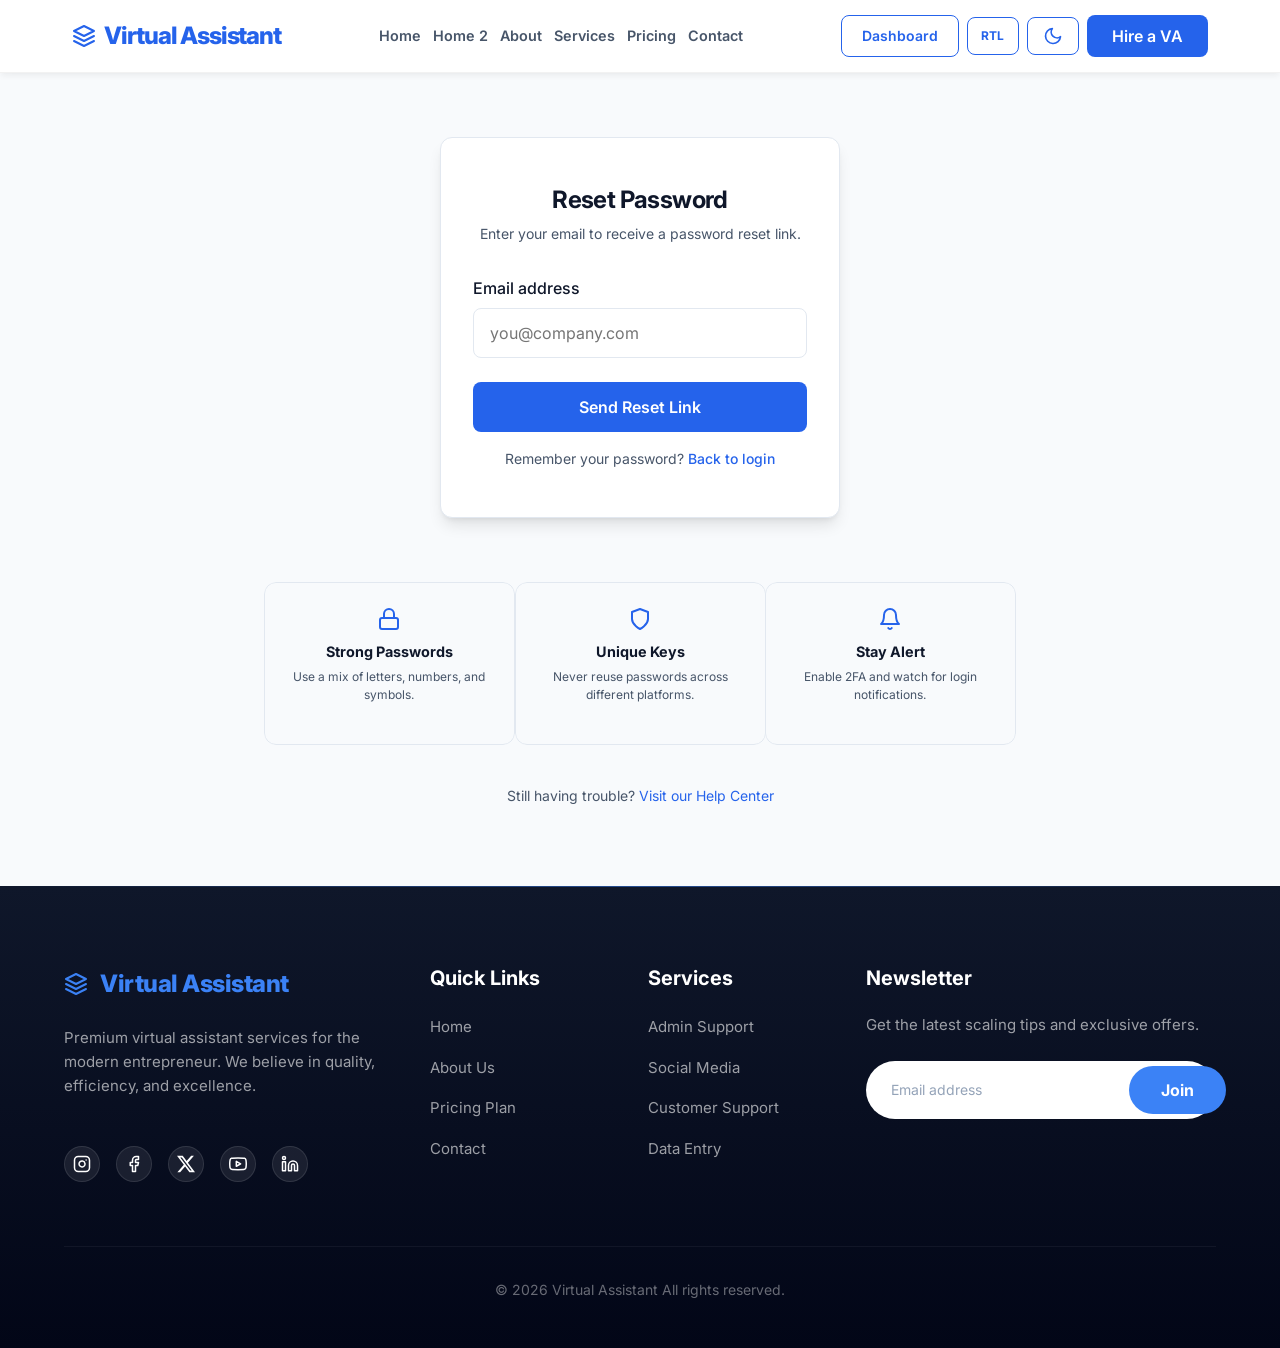
<file: forgot-password.html>
﻿<!DOCTYPE html>
<html lang="en" dir="rtl">
<head>
    <meta charset="UTF-8">
    <meta name="viewport" content="width=device-width, initial-scale=1.0">
    <title>Forgot Password - Virtual Assistant Agency Dashboard</title>
    <link rel="icon" type="image/png" href="assets/images/logo.png">
    <link href="https://fonts.googleapis.com/css2?family=Inter:wght@400;500;600;700&display=swap" rel="stylesheet">
    <link rel="stylesheet" href="assets/css/style.css?v=2.4">
    <link rel="stylesheet" href="assets/css/footer.css">
    <link rel="stylesheet" href="assets/css/dark-mode.css">
    <style>
        .auth-container {
            min-height: calc(100vh - 4rem - 100px);
            display: flex;
            flex-direction: column;
            align-items: center;
            justify-content: center;
            background-color: var(--surface-color);
            padding: 4rem 1rem;
        }
        .auth-card {
            width: 100%;
            max-width: 400px;
            background-color: var(--bg-color);
            padding: var(--space-6) var(--space-4);
            border-radius: var(--radius-lg);
            box-shadow: var(--shadow-lg);
            border: 1px solid var(--border-color);
        }
    </style>
</head>
<body>
    <!-- Header / Navbar -->
        <header class="navbar">
        <div class="container nav-container">
            <a href="index.html" class="nav-logo">
                <svg xmlns="http://www.w3.org/2000/svg" width="24" height="24" viewBox="0 0 24 24" fill="none"
                    stroke="currentColor" stroke-width="2" stroke-linecap="round" stroke-linejoin="round">
                    <polygon points="12 2 2 7 12 12 22 7 12 2" />
                    <polyline points="2 17 12 22 22 17" />
                    <polyline points="2 12 12 17 22 12" />
                </svg>
                Virtual Assistant
            </a>

            <nav class="nav-links">
                <a href="index.html">Home</a>
                <a href="home-2.html">Home 2</a>
                <a href="about.html">About</a>
                <a href="services.html">Services</a>
                <a href="pricing.html">Pricing</a>
                <a href="contact.html">Contact</a>
            </nav>
            <button class="mobile-menu-btn" aria-label="Toggle Menu" aria-expanded="false">
                <svg xmlns="http://www.w3.org/2000/svg" width="24" height="24" viewBox="0 0 24 24" fill="none"
                    stroke="currentColor" stroke-width="2" stroke-linecap="round" stroke-linejoin="round">
                    <line x1="3" y1="6" x2="21" y2="6"></line>
                    <line x1="3" y1="12" x2="21" y2="12"></line>
                    <line x1="3" y1="18" x2="21" y2="18"></line>
                </svg>
            </button>

            <div class="nav-actions">
                
                <a href="dashboard.html" class="btn btn-secondary btn-nav-dashboard" title="Dashboard">Dashboard</a>
                <button id="rtl-toggle" class="btn btn-secondary" title="Toggle RTL/LTR" aria-label="Toggle RTL/LTR">
                    <span style="font-size: 0.75rem; font-weight: 700;">RTL</span>
                </button>
                <button id="theme-toggle" class="btn btn-secondary" aria-label="Toggle Dark Mode">
                    <svg xmlns="http://www.w3.org/2000/svg" width="20" height="20" viewBox="0 0 24 24" fill="none"
                        stroke="currentColor" stroke-width="2" stroke-linecap="round" stroke-linejoin="round">
                        <path d="M21 12.79A9 9 0 1 1 11.21 3 7 7 0 0 0 21 12.79z" />
                    </svg>
                </button>
                <a href="signup.html" class="btn btn-primary">Hire a VA</a>
            </div>
        </div>
    </header>

    <div class="auth-container">
        <!-- Section 1: Intro Header (Implicit in auth-container) -->
        
        <!-- Section 2: Reset Form Card -->
        <div class="auth-card reveal active">
            <div style="text-align: center; margin-bottom: 32px;">
                <h1 style="font-size: 1.5rem; margin-bottom: 8px;">Reset Password</h1>
                <p style="font-size: 0.875rem;">Enter your email to receive a password reset link.</p>
            </div>

            <form action="login.html" method="GET">
                <div class="form-group" style="margin-bottom: 24px;">
                    <label class="form-label" for="email">Email address</label>
                    <input class="form-control" type="email" id="email" required placeholder="you@company.com">
                </div>

                <button type="submit" class="btn btn-primary" style="width: 100%; margin-bottom: 16px;">Send Reset Link</button>
            </form>

            <div style="text-align: center; font-size: 0.875rem; color: var(--text-secondary);">
                Remember your password? <a href="login.html" style="color: var(--primary-color); font-weight: 500;">Back to login</a>
            </div>
        </div>

        <!-- Section 3: Security Best Practices -->
        <div class="container reveal" style="margin-top: 64px; max-width: 800px;">
            <div class="grid grid-cols-1 md:grid-cols-3 gap-6">
                <div class="card text-center card-hover-3d" style="padding: 24px;">
                    <div style="color: var(--primary-color); margin-bottom: 12px; display: flex; justify-content: center;">
                        <svg xmlns="http://www.w3.org/2000/svg" width="24" height="24" viewBox="0 0 24 24" fill="none" stroke="currentColor" stroke-width="2" stroke-linecap="round" stroke-linejoin="round"><rect x="3" y="11" width="18" height="11" rx="2" ry="2"/><path d="M7 11V7a5 5 0 0 1 10 0v4"/></svg>
                    </div>
                    <h4 style="font-size: 0.9rem; margin-bottom: 8px;">Strong Passwords</h4>
                    <p style="font-size: 0.75rem;">Use a mix of letters, numbers, and symbols.</p>
                </div>
                <div class="card text-center card-hover-3d" style="padding: 24px;">
                    <div style="color: var(--primary-color); margin-bottom: 12px; display: flex; justify-content: center;">
                        <svg xmlns="http://www.w3.org/2000/svg" width="24" height="24" viewBox="0 0 24 24" fill="none" stroke="currentColor" stroke-width="2" stroke-linecap="round" stroke-linejoin="round"><path d="M12 22s8-4 8-10V5l-8-3-8 3v7c0 6 8 10 8 10z"/></svg>
                    </div>
                    <h4 style="font-size: 0.9rem; margin-bottom: 8px;">Unique Keys</h4>
                    <p style="font-size: 0.75rem;">Never reuse passwords across different platforms.</p>
                </div>
                <div class="card text-center card-hover-3d" style="padding: 24px;">
                    <div style="color: var(--primary-color); margin-bottom: 12px; display: flex; justify-content: center;">
                        <svg xmlns="http://www.w3.org/2000/svg" width="24" height="24" viewBox="0 0 24 24" fill="none" stroke="currentColor" stroke-width="2" stroke-linecap="round" stroke-linejoin="round"><path d="M18 8A6 6 0 0 0 6 8c0 7-3 9-3 9h18s-3-2-3-9"/><path d="M13.73 21a2 2 0 0 1-3.46 0"/></svg>
                    </div>
                    <h4 style="font-size: 0.9rem; margin-bottom: 8px;">Stay Alert</h4>
                    <p style="font-size: 0.75rem;">Enable 2FA and watch for login notifications.</p>
                </div>
            </div>
        </div>

        <!-- Section 4: Support CTA -->
        <div class="container reveal" style="margin-top: 40px; text-align: center;">
            <p style="font-size: 0.875rem; color: var(--text-secondary);">Still having trouble? <a href="contact.html" style="color: var(--primary-color);">Visit our Help Center</a></p>
        </div>
    </div>
    <div id="footer-placeholder"></div>

    <script src="assets/js/footer.js" defer></script>
    <script src="assets/js/main.js"></script>
    <script>
        function reveal() {
            var reveals = document.querySelectorAll(".reveal");
            for (var i = 0; i < reveals.length; i++) {
                var windowHeight = window.innerHeight;
                var elementTop = reveals[i].getBoundingClientRect().top;
                var elementVisible = 150;
                if (elementTop < windowHeight - elementVisible) {
                    reveals[i].classList.add("active");
                }
            }
        }
        window.addEventListener("scroll", reveal);
        reveal();
    </script>
</body>
</html>
</file>
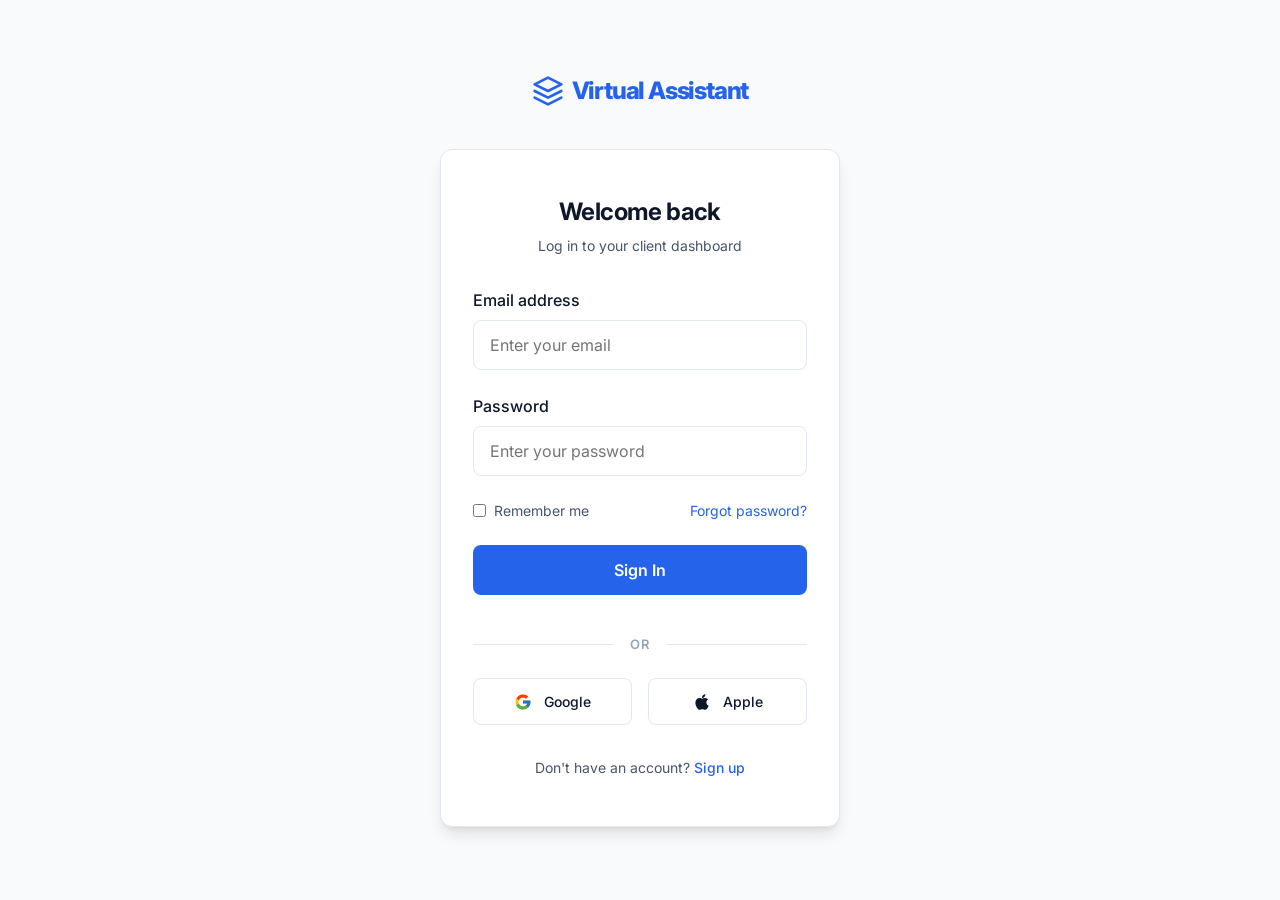
<file: login.html>
<!DOCTYPE html>
<html lang="en" dir="ltr">

<head>
    <meta charset="UTF-8">
    <meta name="viewport" content="width=device-width, initial-scale=1.0">
    <title>Log In - Virtual Assistant Agency Dashboard</title>
    <link rel="icon" type="image/png" href="assets/images/logo.png">
    <link href="https://fonts.googleapis.com/css2?family=Inter:wght@400;500;600;700&display=swap" rel="stylesheet">
    <link rel="stylesheet" href="assets/css/style.css">
    <link rel="stylesheet" href="assets/css/footer.css">
    <link rel="stylesheet" href="assets/css/dark-mode.css">
    <style>
        .auth-container {
            min-height: 100vh;
            display: flex;
            flex-direction: column;
            align-items: center;
            justify-content: center;
            background-color: var(--surface-color);
            padding: 2rem 1rem;
        }

        .auth-card {
            width: 100%;
            max-width: 400px;
            background-color: var(--bg-color);
            padding: var(--space-6) var(--space-4);
            border-radius: var(--radius-lg);
            box-shadow: var(--shadow-lg);
            border: 1px solid var(--border-color);
        }

        .login-logo {
            margin-bottom: 2.5rem;
            display: flex;
            justify-content: center;
        }

        .social-divider {
            display: flex;
            align-items: center;
            text-align: center;
            margin: 1.5rem 0;
            color: var(--text-tertiary);
            font-size: 0.8125rem;
            font-weight: 600;
            text-transform: uppercase;
            letter-spacing: 0.05em;
        }

        .social-divider::before,
        .social-divider::after {
            content: '';
            flex: 1;
            border-bottom: 1px solid var(--border-color);
        }

        .social-divider:not(:empty)::before {
            margin-right: 1rem;
        }

        .social-divider:not(:empty)::after {
            margin-left: 1rem;
        }

        .social-buttons {
            display: grid;
            grid-template-columns: 1fr 1fr;
            gap: 1rem;
            margin-bottom: 2rem;
        }

        .btn-social {
            display: flex;
            align-items: center;
            justify-content: center;
            gap: 0.75rem;
            padding: 0.75rem;
            border: 1px solid var(--border-color);
            border-radius: var(--radius-md);
            background-color: var(--bg-color);
            color: var(--text-primary);
            font-size: 0.875rem;
            font-weight: 500;
            cursor: pointer;
            transition: all 0.2s;
        }

        .btn-social:hover {
            background-color: var(--surface-hover);
            border-color: var(--primary-color);
            transform: translateY(-1px);
        }
    </style>
</head>

<body>
    <div class="auth-container">
        <!-- Section 1: Brand & Logo -->
        <div class="login-logo" style="display: flex; align-items: center; justify-content: center; gap: 1rem;">
            <a href="index.html" class="nav-logo" style="font-size: 1.5rem;">
                <svg xmlns="http://www.w3.org/2000/svg" width="32" height="32" viewBox="0 0 24 24" fill="none"
                    stroke="currentColor" stroke-width="2" stroke-linecap="round" stroke-linejoin="round">
                    <polygon points="12 2 2 7 12 12 22 7 12 2" />
                    <polyline points="2 17 12 22 22 17" />
                    <polyline points="2 12 12 17 22 12" />
                </svg> Virtual Assistant
            </a>
        </div>

        <!-- Section 2: Login Form -->
        <div class="auth-card">
            <div style="text-align: center; margin-bottom: 32px;">
                <h1 style="font-size: 1.5rem; margin-bottom: 8px;">Welcome back</h1>
                <p style="font-size: 0.875rem;">Log in to your client dashboard</p>
            </div>

            <form action="dashboard.html" method="GET">
                <div class="form-group">
                    <label class="form-label" for="email">Email address</label>
                    <input class="form-control" type="email" id="email" required placeholder="Enter your email">
                </div>

                <div class="form-group" style="margin-bottom: 24px;">
                    <label class="form-label" for="password">Password</label>
                    <input class="form-control" type="password" id="password" required placeholder="Enter your password">
                </div>

                <div class="form-group" style="margin-bottom: 24px; display: flex; align-items: center; justify-content: space-between;">
                    <div style="display: flex; align-items: center; gap: 8px;">
                        <input type="checkbox" id="remember" style="width: auto; cursor: pointer; margin: 0;">
                        <label for="remember"
                            style="font-size: 0.875rem; color: var(--text-secondary); cursor: pointer; user-select: none; margin: 0;">Remember
                            me</label>
                    </div>
                    <a href="forgot-password.html" style="font-size: 0.875rem; color: var(--primary-color);">Forgot password?</a>
                </div>

                <button type="submit" class="btn btn-primary" style="width: 100%; margin-bottom: 16px;">Sign In</button>
            </form>

            <div class="social-divider">OR</div>

            <div class="social-buttons">
                <button type="button" class="btn-social">
                    <svg xmlns="http://www.w3.org/2000/svg" width="18" height="18" viewBox="0 0 48 48">
                        <path fill="#FFC107" d="M43.611,20.083H42V20H24v8h11.303c-1.649,4.657-6.08,8-11.303,8c-6.627,0-12-5.373-12-12c0-6.627,5.373-12,12-12c3.059,0,5.842,1.154,7.961,3.039l5.657-5.657C34.046,6.053,29.268,4,24,4C12.955,4,4,12.955,4,24c0,11.045,8.955,20,20,20c11.045,0,20-8.955,20-20C44,22.659,43.862,21.35,43.611,20.083z"/>
                        <path fill="#FF3D00" d="M6.306,14.691l6.571,4.819C14.655,15.108,18.961,12,24,12c3.059,0,5.842,1.154,7.961,3.039l5.657-5.657C34.046,6.053,29.268,4,24,4C16.318,4,9.656,8.337,6.306,14.691z"/>
                        <path fill="#4CAF50" d="M24,44c5.166,0,9.86-1.977,13.409-5.192l-6.19-5.238C29.211,35.091,26.715,36,24,36c-5.202,0-9.619-3.317-11.283-7.946l-6.522,5.025C9.505,39.556,16.227,44,24,44z"/>
                        <path fill="#1976D2" d="M43.611,20.083H42V20H24v8h11.303c-0.792,2.237-2.231,4.166-4.087,5.571l6.19,5.238C36.971,39.205,44,34,44,24C44,22.659,43.862,21.35,43.611,20.083z"/>
                    </svg>
                    Google
                </button>
                <button type="button" class="btn-social">
                    <svg xmlns="http://www.w3.org/2000/svg" width="18" height="18" viewBox="0 0 384 512" fill="currentColor">
                        <path d="M318.7 268.7c-.2-36.7 16.4-64.4 50-84.8-18.8-26.9-47.2-41.7-84.7-44.6-35.5-2.8-74.3 20.7-88.5 20.7-15 0-49.4-19.7-76.4-19.7C63.3 141.2 4 184.8 4 273.5q0 39.3 14.4 81.2c12.8 36.7 59 126.7 107.2 125.2 25.2-.6 43-17.9 75.8-17.9 31.8 0 48.3 17.9 76.4 17.9 48.6-.7 90.4-82.5 102.6-119.3-65.2-30.7-61.7-90-61.7-91.9zm-56.6-164.2c27.3-32.4 24.8-61.9 24-72.5-24.1 1.4-52 16.4-67.9 34.9-17.5 19.8-27.8 44.3-25.6 71.9 26.1 2 49.9-11.4 69.5-34.3z"/>
                    </svg>
                    Apple
                </button>
            </div>

            <div style="text-align: center; font-size: 0.875rem; color: var(--text-secondary);">
                Don't have an account? <a href="signup.html" style="color: var(--primary-color); font-weight: 500;">Sign
                    up</a>
            </div>
        </div>

    </div>

    <script src="assets/js/main.js"></script>
</body>

</html>
</file>
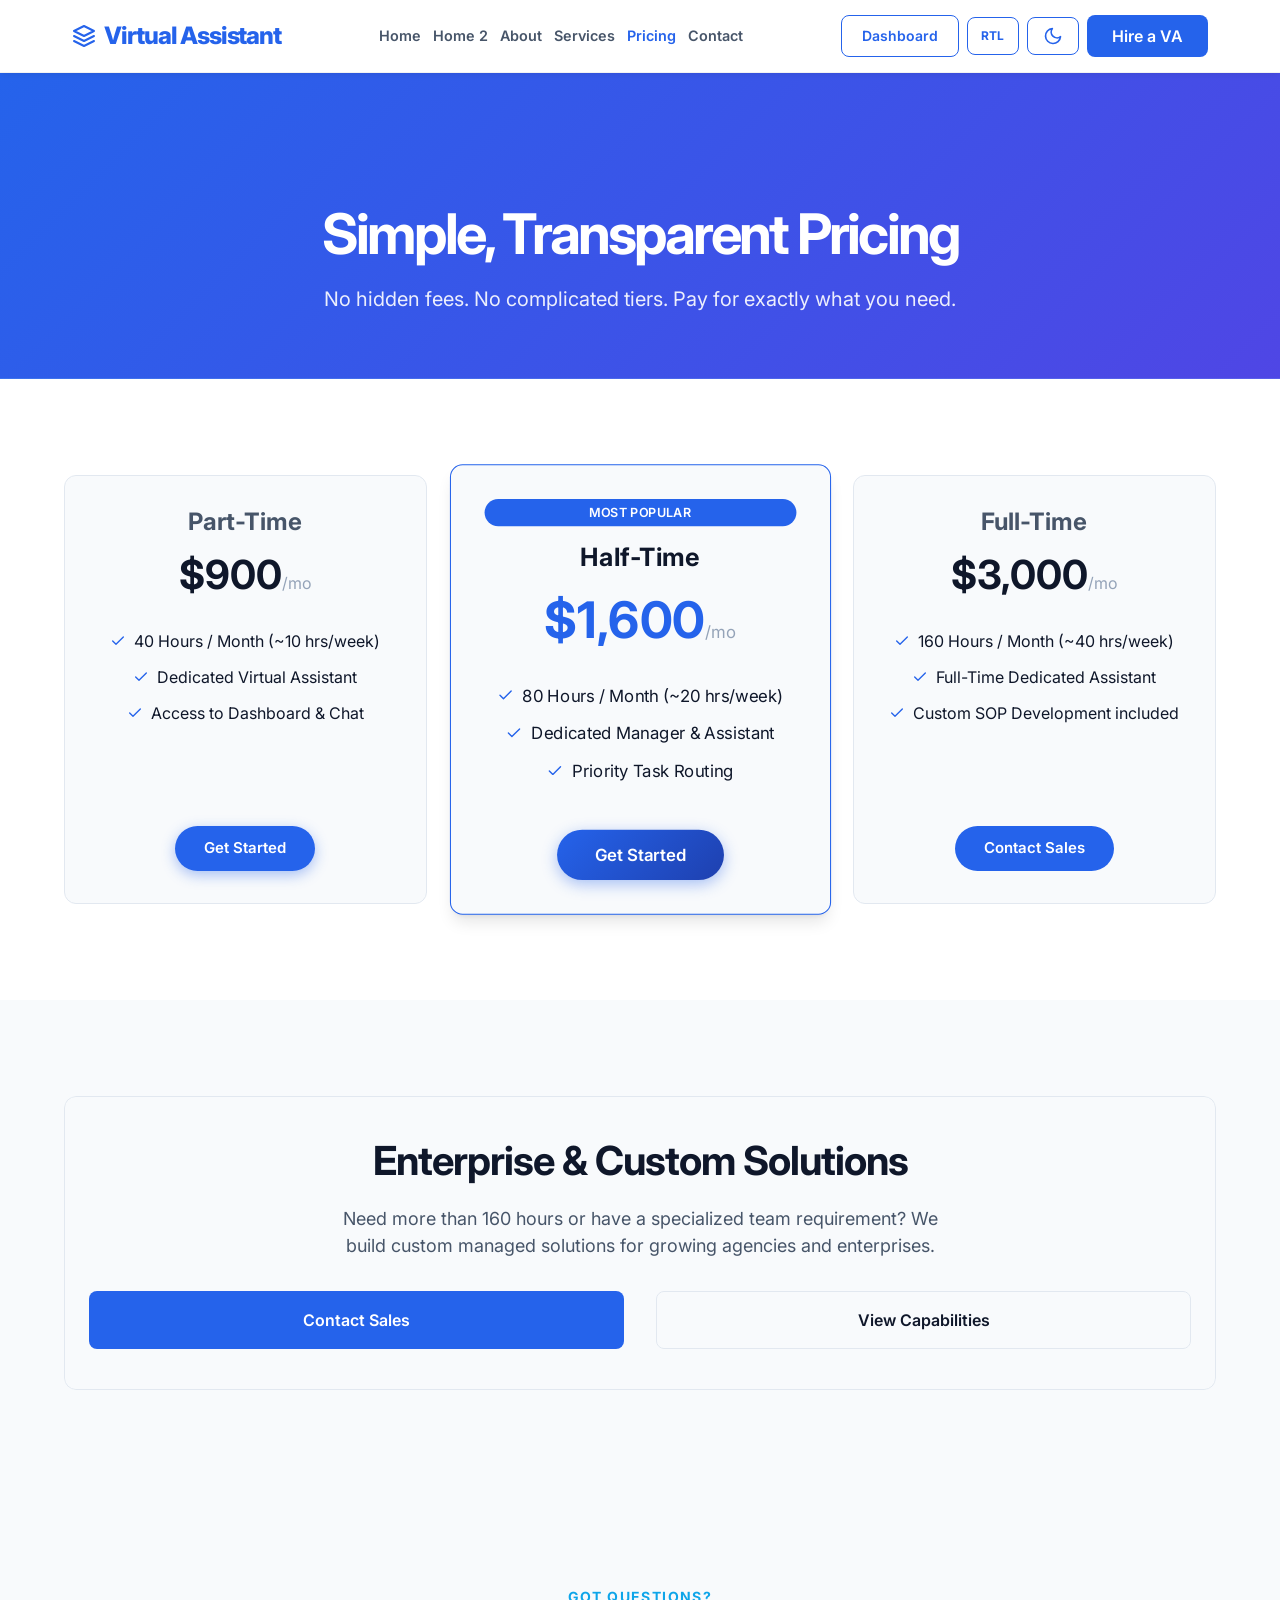
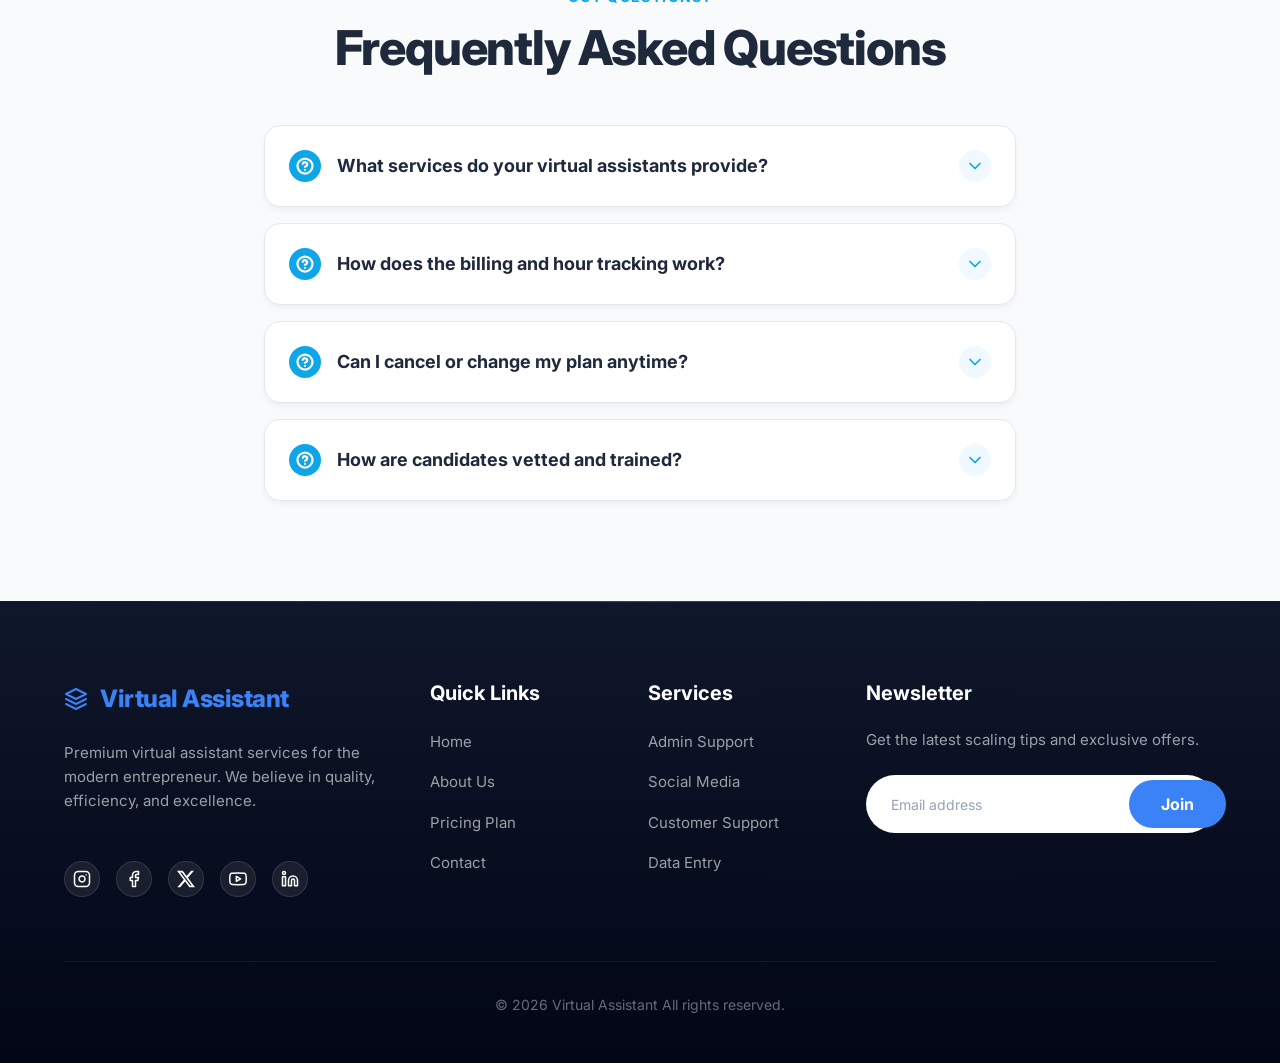
<file: pricing.html>
﻿<!DOCTYPE html>
<html lang="en" dir="rtl">

<head>
    <meta charset="UTF-8">
    <meta name="viewport" content="width=device-width, initial-scale=1.0">
    <title>Pricing - Virtual Assistant Agency</title>
    <meta name="description" content="Simple, transparent pricing for your virtual assistant needs.">
    <link rel="icon" type="image/png" href="assets/images/logo.png">
    <link href="https://fonts.googleapis.com/css2?family=Inter:wght@400;500;600;700&display=swap" rel="stylesheet">
    <link rel="stylesheet" href="assets/css/style.css?v=2.1">
    <link rel="stylesheet" href="assets/css/footer.css">
    <link rel="stylesheet" href="assets/css/dark-mode.css">
</head>

<body>
        <header class="navbar">
        <div class="container nav-container">
            <a href="index.html" class="nav-logo">
                <svg xmlns="http://www.w3.org/2000/svg" width="24" height="24" viewBox="0 0 24 24" fill="none"
                    stroke="currentColor" stroke-width="2" stroke-linecap="round" stroke-linejoin="round">
                    <polygon points="12 2 2 7 12 12 22 7 12 2" />
                    <polyline points="2 17 12 22 22 17" />
                    <polyline points="2 12 12 17 22 12" />
                </svg> Virtual Assistant
            </a>

            <nav class="nav-links">
                <a href="index.html">Home</a>
                <a href="home-2.html">Home 2</a>
                <a href="about.html">About</a>
                <a href="services.html">Services</a>
                <a href="pricing.html">Pricing</a>
                <a href="contact.html">Contact</a>
                <a href="dashboard.html" class="mobile-only">Dashboard</a>
                <a href="signup.html" class="btn btn-primary mobile-only" style="margin-top: 1rem; text-align: center; color: white !important;">Hire a VA</a>
            </nav>
            <button class="mobile-menu-btn" aria-label="Toggle Menu" aria-expanded="false">
                <svg xmlns="http://www.w3.org/2000/svg" width="24" height="24" viewBox="0 0 24 24" fill="none"
                    stroke="currentColor" stroke-width="2" stroke-linecap="round" stroke-linejoin="round">
                    <line x1="3" y1="6" x2="21" y2="6"></line>
                    <line x1="3" y1="12" x2="21" y2="12"></line>
                    <line x1="3" y1="18" x2="21" y2="18"></line>
                </svg>
            </button>

            <div class="nav-actions">
                
                <a href="dashboard.html" class="btn btn-secondary btn-nav-dashboard" title="Dashboard">Dashboard</a>
                <button id="rtl-toggle" class="btn btn-secondary" title="Toggle RTL/LTR" aria-label="Toggle RTL/LTR">
                    <span style="font-size: 0.75rem; font-weight: 700;">RTL</span>
                </button>
                <button id="theme-toggle" class="btn btn-secondary" aria-label="Toggle Dark Mode">
                    <svg xmlns="http://www.w3.org/2000/svg" width="20" height="20" viewBox="0 0 24 24" fill="none"
                        stroke="currentColor" stroke-width="2" stroke-linecap="round" stroke-linejoin="round">
                        <path d="M21 12.79A9 9 0 1 1 11.21 3 7 7 0 0 0 21 12.79z" />
                    </svg>
                </button>
                <a href="signup.html" class="btn btn-primary">Hire a VA</a>
            </div>
        </div>
    </header>

    <main>
        <section class="page-header reveal active">
            <div class="container">
                <h1>Simple, Transparent Pricing</h1>
                <p>No hidden fees. No complicated tiers. Pay for exactly what you need.</p>
            </div>
        </section>

        <section class="section reveal">
            <div class="container grid grid-cols-1 md:grid-cols-3 gap-4 lg:gap-8" style="align-items: stretch;">

                <!-- Plan 1 -->
                <div class="card" style="text-align: center; display: flex; flex-direction: column;">
                    <h3 style="color: var(--text-secondary); margin-bottom: 8px;">Part-Time</h3>
                    <div style="font-size: 2.5rem; font-weight: 700; color: var(--text-primary); margin-bottom: 24px;">
                        $900<span style="font-size: 1rem; color: var(--text-tertiary); font-weight: 400;">/mo</span>
                    </div>
                    <ul style="text-align: center; margin-bottom: 32px; list-style-type: none; padding: 0; display: flex; flex-direction: column; align-items: center;">
                        <li style="margin-bottom: 12px; display: flex; align-items: center; gap: 8px;">
                            <svg style="flex-shrink: 0; color: var(--primary-color);"
                                xmlns="http://www.w3.org/2000/svg" width="16" height="16" viewBox="0 0 24 24"
                                fill="none" stroke="currentColor" stroke-width="2" stroke-linecap="round"
                                stroke-linejoin="round">
                                <polyline points="20 6 9 17 4 12" />
                            </svg>
                            <span>40 Hours / Month (~10 hrs/week)</span>
                        </li>
                        <li style="margin-bottom: 12px; display: flex; align-items: center; gap: 8px;">
                            <svg style="flex-shrink: 0; color: var(--primary-color);"
                                xmlns="http://www.w3.org/2000/svg" width="16" height="16" viewBox="0 0 24 24"
                                fill="none" stroke="currentColor" stroke-width="2" stroke-linecap="round"
                                stroke-linejoin="round">
                                <polyline points="20 6 9 17 4 12" />
                            </svg>
                            <span>Dedicated Virtual Assistant</span>
                        </li>
                        <li style="margin-bottom: 12px; display: flex; align-items: center; gap: 8px;">
                            <svg style="flex-shrink: 0; color: var(--primary-color);"
                                xmlns="http://www.w3.org/2000/svg" width="16" height="16" viewBox="0 0 24 24"
                                fill="none" stroke="currentColor" stroke-width="2" stroke-linecap="round"
                                stroke-linejoin="round">
                                <polyline points="20 6 9 17 4 12" />
                            </svg>
                            <span>Access to Dashboard & Chat</span>
                        </li>
                    </ul>
                    <div style="display: flex; justify-content: center; margin-top: auto;">
                        <a href="signup.html" class="btn btn-primary" style="padding: 0.65rem 1.75rem; font-size: 0.9375rem; border-radius: 999px; box-shadow: 0 4px 14px 0 rgba(37, 99, 235, 0.39);">Get Started</a>
                    </div>
                </div>

                <!-- Plan 2 (Highlighted) -->
                <div class="card"
                    style="text-align: center; border-color: var(--primary-color); box-shadow: var(--shadow-lg); transform: scale(1.05); z-index: 10; display: flex; flex-direction: column;">
                    <div
                        style="background-color: var(--primary-color); color: white; padding: 4px 12px; border-radius: 999px; font-size: 0.75rem; font-weight: 600; display: inline-block; margin-bottom: 16px;">
                        MOST POPULAR</div>
                    <h3 style="color: var(--text-primary); margin-bottom: 8px;">Half-Time</h3>
                    <div style="font-size: 3rem; font-weight: 700; color: var(--primary-color); margin-bottom: 24px;">
                        $1,600<span style="font-size: 1rem; color: var(--text-tertiary); font-weight: 400;">/mo</span>
                    </div>
                    <ul style="text-align: center; margin-bottom: 32px; list-style-type: none; padding: 0; display: flex; flex-direction: column; align-items: center;">
                        <li style="margin-bottom: 12px; display: flex; align-items: center; gap: 8px;">
                            <svg style="flex-shrink: 0; color: var(--primary-color);"
                                xmlns="http://www.w3.org/2000/svg" width="16" height="16" viewBox="0 0 24 24"
                                fill="none" stroke="currentColor" stroke-width="2" stroke-linecap="round"
                                stroke-linejoin="round">
                                <polyline points="20 6 9 17 4 12" />
                            </svg>
                            <span>80 Hours / Month (~20 hrs/week)</span>
                        </li>
                        <li style="margin-bottom: 12px; display: flex; align-items: center; gap: 8px;">
                            <svg style="flex-shrink: 0; color: var(--primary-color);"
                                xmlns="http://www.w3.org/2000/svg" width="16" height="16" viewBox="0 0 24 24"
                                fill="none" stroke="currentColor" stroke-width="2" stroke-linecap="round"
                                stroke-linejoin="round">
                                <polyline points="20 6 9 17 4 12" />
                            </svg>
                            <span>Dedicated Manager & Assistant</span>
                        </li>
                        <li style="margin-bottom: 12px; display: flex; align-items: center; gap: 8px;">
                            <svg style="flex-shrink: 0; color: var(--primary-color);"
                                xmlns="http://www.w3.org/2000/svg" width="16" height="16" viewBox="0 0 24 24"
                                fill="none" stroke="currentColor" stroke-width="2" stroke-linecap="round"
                                stroke-linejoin="round">
                                <polyline points="20 6 9 17 4 12" />
                            </svg>
                            <span>Priority Task Routing</span>
                        </li>
                    </ul>
                    <div style="display: flex; justify-content: center; margin-top: auto;">
                        <a href="signup.html" class="btn btn-primary" style="padding: 0.75rem 2.25rem; font-size: 1rem; border-radius: 999px; box-shadow: 0 4px 14px 0 rgba(37, 99, 235, 0.39); background: linear-gradient(135deg, var(--primary-color) 0%, #1e40af 100%); border: none;">Get Started</a>
                    </div>
                </div>

                <!-- Plan 3 -->
                <div class="card" style="text-align: center; display: flex; flex-direction: column;">
                    <h3 style="color: var(--text-secondary); margin-bottom: 8px;">Full-Time</h3>
                    <div style="font-size: 2.5rem; font-weight: 700; color: var(--text-primary); margin-bottom: 24px;">
                        $3,000<span style="font-size: 1rem; color: var(--text-tertiary); font-weight: 400;">/mo</span>
                    </div>
                    <ul style="text-align: center; margin-bottom: 32px; list-style-type: none; padding: 0; display: flex; flex-direction: column; align-items: center;">
                        <li style="margin-bottom: 12px; display: flex; align-items: center; gap: 8px;">
                            <svg style="flex-shrink: 0; color: var(--primary-color);"
                                xmlns="http://www.w3.org/2000/svg" width="16" height="16" viewBox="0 0 24 24"
                                fill="none" stroke="currentColor" stroke-width="2" stroke-linecap="round"
                                stroke-linejoin="round">
                                <polyline points="20 6 9 17 4 12" />
                            </svg>
                            <span>160 Hours / Month (~40 hrs/week)</span>
                        </li>
                        <li style="margin-bottom: 12px; display: flex; align-items: center; gap: 8px;">
                            <svg style="flex-shrink: 0; color: var(--primary-color);"
                                xmlns="http://www.w3.org/2000/svg" width="16" height="16" viewBox="0 0 24 24"
                                fill="none" stroke="currentColor" stroke-width="2" stroke-linecap="round"
                                stroke-linejoin="round">
                                <polyline points="20 6 9 17 4 12" />
                            </svg>
                            <span>Full-Time Dedicated Assistant</span>
                        </li>
                        <li style="margin-bottom: 12px; display: flex; align-items: center; gap: 8px;">
                            <svg style="flex-shrink: 0; color: var(--primary-color);"
                                xmlns="http://www.w3.org/2000/svg" width="16" height="16" viewBox="0 0 24 24"
                                fill="none" stroke="currentColor" stroke-width="2" stroke-linecap="round"
                                stroke-linejoin="round">
                                <polyline points="20 6 9 17 4 12" />
                            </svg>
                            <span>Custom SOP Development included</span>
                        </li>
                    </ul>
                    <div style="display: flex; justify-content: center; margin-top: auto;">
                        <a href="contact.html" class="btn btn-primary" style="padding: 0.65rem 1.75rem; font-size: 0.9375rem; border-radius: 999px;">Contact Sales</a>
                    </div>
                </div>

            </div>
        </section>

        <!-- Enterprise Solutions -->
        <section class="section reveal" style="background-color: var(--surface-color);">
            <div class="container">
                <div class="card card-hover-3d glass" style="padding: 2.5rem 1.5rem; text-align: center; border: 2px dashed var(--primary-color/30);">
                    <h2 style="font-size: 2.5rem; margin-bottom: 20px;">Enterprise & Custom Solutions</h2>
                    <p style="color: var(--text-secondary); max-width: 600px; margin: 0 auto 32px auto; font-size: 1.125rem;">Need more than 160 hours or have a specialized team requirement? We build custom managed solutions for growing agencies and enterprises.</p>
                    <div class="grid grid-cols-1 md:grid-cols-2 gap-4">
                        <a href="contact.html" class="btn btn-primary" style="padding: 1rem 1.5rem; width: 100%; display: flex; justify-content: center;">Contact Sales</a>
                        <a href="service-details.html" class="btn btn-secondary" style="padding: 1rem 1.5rem; width: 100%; display: flex; justify-content: center;">View Capabilities</a>
                    </div>
                </div>
            </div>
        </section>

        <!-- Pricing FAQ -->
        <section class="section reveal" style="background-color: #f8fafc; padding: 100px 0;">
            <div class="container" style="max-width: 800px;">
                <div class="text-center" style="margin-bottom: 48px;">
                    <span style="color: #0ea5e9; font-weight: 700; text-transform: uppercase; letter-spacing: 0.1em; font-size: 0.875rem; margin-bottom: 12px; display: block;">GOT QUESTIONS?</span>
                    <h2 style="font-size: 3rem; font-weight: 800; color: #1e293b; margin-top: 0;">Frequently Asked Questions</h2>
                </div>

                <style>
                    .faq-accordion {
                        display: flex;
                        flex-direction: column;
                        gap: 16px;
                    }
                    .faq-item {
                        background: white;
                        border: 1px solid #e2e8f0;
                        border-radius: 16px;
                        overflow: hidden;
                        transition: all 0.3s cubic-bezier(0.4, 0, 0.2, 1);
                        box-shadow: 0 4px 6px -1px rgba(0, 0, 0, 0.05);
                        cursor: pointer;
                    }
                    .faq-item:hover {
                        border-color: #0ea5e9;
                        transform: translateY(-2px);
                        box-shadow: 0 10px 15px -3px rgba(0, 0, 0, 0.1);
                    }
                    .faq-item.active {
                        border-color: #0ea5e9;
                        box-shadow: 0 20px 25px -5px rgba(0, 0, 0, 0.1);
                    }
                    .faq-header {
                        padding: 24px;
                        display: flex;
                        align-items: center;
                        gap: 16px;
                        user-select: none;
                    }
                    .faq-icon-left {
                        width: 32px;
                        height: 32px;
                        background: #0ea5e9;
                        border-radius: 50%;
                        display: flex;
                        align-items: center;
                        justify-content: center;
                        color: white;
                        flex-shrink: 0;
                    }
                    .faq-question {
                        flex: 1;
                        font-size: 1.125rem;
                        font-weight: 700;
                        color: #1e293b;
                        margin: 0;
                    }
                    .faq-toggle {
                        width: 32px;
                        height: 32px;
                        background: #f0f9ff;
                        color: #0ea5e9;
                        border-radius: 50%;
                        display: flex;
                        align-items: center;
                        justify-content: center;
                        transition: all 0.3s ease;
                        flex-shrink: 0;
                    }
                    .faq-item.active .faq-toggle {
                        background: #0ea5e9;
                        color: white;
                        transform: rotate(180deg);
                    }
                    .faq-content {
                        max-height: 0;
                        overflow: hidden;
                        transition: all 0.3s cubic-bezier(0.4, 0, 0.2, 1);
                        padding: 0 24px;
                        opacity: 0;
                    }
                    .faq-item.active .faq-content {
                        max-height: 200px;
                        padding-bottom: 24px;
                        padding-left: 72px;
                        opacity: 1;
                    }
                    .faq-answer {
                        color: #64748b;
                        line-height: 1.6;
                        margin: 0;
                        font-size: 1rem;
                    }
                </style>

                <div class="faq-accordion">
                    <!-- FAQ Item 1 -->
                    <div class="faq-item" onclick="toggleFaq(this)">
                        <div class="faq-header">
                            <div class="faq-icon-left">
                                <svg xmlns="http://www.w3.org/2000/svg" width="18" height="18" viewBox="0 0 24 24" fill="none" stroke="currentColor" stroke-width="3" stroke-linecap="round" stroke-linejoin="round"><circle cx="12" cy="12" r="10"/><path d="M9.09 9a3 3 0 0 1 5.83 1c0 2-3 3-3 3"/><line x1="12" y1="17" x2="12.01" y2="17"/></svg>
                            </div>
                            <h3 class="faq-question">What services do your virtual assistants provide?</h3>
                            <div class="faq-toggle">
                                <svg xmlns="http://www.w3.org/2000/svg" width="20" height="20" viewBox="0 0 24 24" fill="none" stroke="currentColor" stroke-width="2" stroke-linecap="round" stroke-linejoin="round"><polyline points="6 9 12 15 18 9"/></svg>
                            </div>
                        </div>
                        <div class="faq-content">
                            <p class="faq-answer">Our virtual assistants handle admin support, inbox management, calendar scheduling, data entry, customer service, bookkeeping, and basic digital marketing tasks.</p>
                        </div>
                    </div>

                    <!-- FAQ Item 2 -->
                    <div class="faq-item" onclick="toggleFaq(this)">
                        <div class="faq-header">
                            <div class="faq-icon-left">
                                <svg xmlns="http://www.w3.org/2000/svg" width="18" height="18" viewBox="0 0 24 24" fill="none" stroke="currentColor" stroke-width="3" stroke-linecap="round" stroke-linejoin="round"><circle cx="12" cy="12" r="10"/><path d="M9.09 9a3 3 0 0 1 5.83 1c0 2-3 3-3 3"/><line x1="12" y1="17" x2="12.01" y2="17"/></svg>
                            </div>
                            <h3 class="faq-question">How does the billing and hour tracking work?</h3>
                            <div class="faq-toggle">
                                <svg xmlns="http://www.w3.org/2000/svg" width="20" height="20" viewBox="0 0 24 24" fill="none" stroke="currentColor" stroke-width="2" stroke-linecap="round" stroke-linejoin="round"><polyline points="6 9 12 15 18 9"/></svg>
                            </div>
                        </div>
                        <div class="faq-content">
                            <p class="faq-answer">Hours are tracked through our proprietary dashboard. You are billed monthly in advance for your selected plan hours, which reset at the start of each billing cycle.</p>
                        </div>
                    </div>

                    <!-- FAQ Item 3 -->
                    <div class="faq-item" onclick="toggleFaq(this)">
                        <div class="faq-header">
                            <div class="faq-icon-left">
                                <svg xmlns="http://www.w3.org/2000/svg" width="18" height="18" viewBox="0 0 24 24" fill="none" stroke="currentColor" stroke-width="3" stroke-linecap="round" stroke-linejoin="round"><circle cx="12" cy="12" r="10"/><path d="M9.09 9a3 3 0 0 1 5.83 1c0 2-3 3-3 3"/><line x1="12" y1="17" x2="12.01" y2="17"/></svg>
                            </div>
                            <h3 class="faq-question">Can I cancel or change my plan anytime?</h3>
                            <div class="faq-toggle">
                                <svg xmlns="http://www.w3.org/2000/svg" width="20" height="20" viewBox="0 0 24 24" fill="none" stroke="currentColor" stroke-width="2" stroke-linecap="round" stroke-linejoin="round"><polyline points="6 9 12 15 18 9"/></svg>
                            </div>
                        </div>
                        <div class="faq-content">
                            <p class="faq-answer">Yes, we work on a month-to-month basis. You can upgrade, downgrade, or cancel your subscription with a simple 30-day notice through your account manager.</p>
                        </div>
                    </div>

                    <!-- FAQ Item 4 -->
                    <div class="faq-item" onclick="toggleFaq(this)">
                        <div class="faq-header">
                            <div class="faq-icon-left">
                                <svg xmlns="http://www.w3.org/2000/svg" width="18" height="18" viewBox="0 0 24 24" fill="none" stroke="currentColor" stroke-width="3" stroke-linecap="round" stroke-linejoin="round"><circle cx="12" cy="12" r="10"/><path d="M9.09 9a3 3 0 0 1 5.83 1c0 2-3 3-3 3"/><line x1="12" y1="17" x2="12.01" y2="17"/></svg>
                            </div>
                            <h3 class="faq-question">How are candidates vetted and trained?</h3>
                            <div class="faq-toggle">
                                <svg xmlns="http://www.w3.org/2000/svg" width="20" height="20" viewBox="0 0 24 24" fill="none" stroke="currentColor" stroke-width="2" stroke-linecap="round" stroke-linejoin="round"><polyline points="6 9 12 15 18 9"/></svg>
                            </div>
                        </div>
                        <div class="faq-content">
                            <p class="faq-answer">We hire only the top 2% of applicants through a rigorous 4-stage screening process. All VAs receive specialized training in security and premium business tools before being matched.</p>
                        </div>
                    </div>
                </div>
            </div>
        </section>
    </main>

    <div id="footer-placeholder"></div>

    <script src="assets/js/footer.js" defer></script>
    <script src="assets/js/main.js"></script>
    <script>
        function toggleFaq(item) {
            // Close all other FAQ items
            const allItems = document.querySelectorAll('.faq-item');
            allItems.forEach(i => {
                if (i !== item && i.classList.contains('active')) {
                    i.classList.remove('active');
                }
            });
            
            // Toggle current FAQ item
            item.classList.toggle('active');
        }

        function reveal() {
            var reveals = document.querySelectorAll(".reveal");
            for (var i = 0; i < reveals.length; i++) {
                var windowHeight = window.innerHeight;
                var elementTop = reveals[i].getBoundingClientRect().top;
                var elementVisible = 150;
                if (elementTop < windowHeight - elementVisible) {
                    reveals[i].classList.add("active");
                }
            }
        }
        window.addEventListener("scroll", reveal);
        reveal();
    </script>
</body>

</html>
</file>
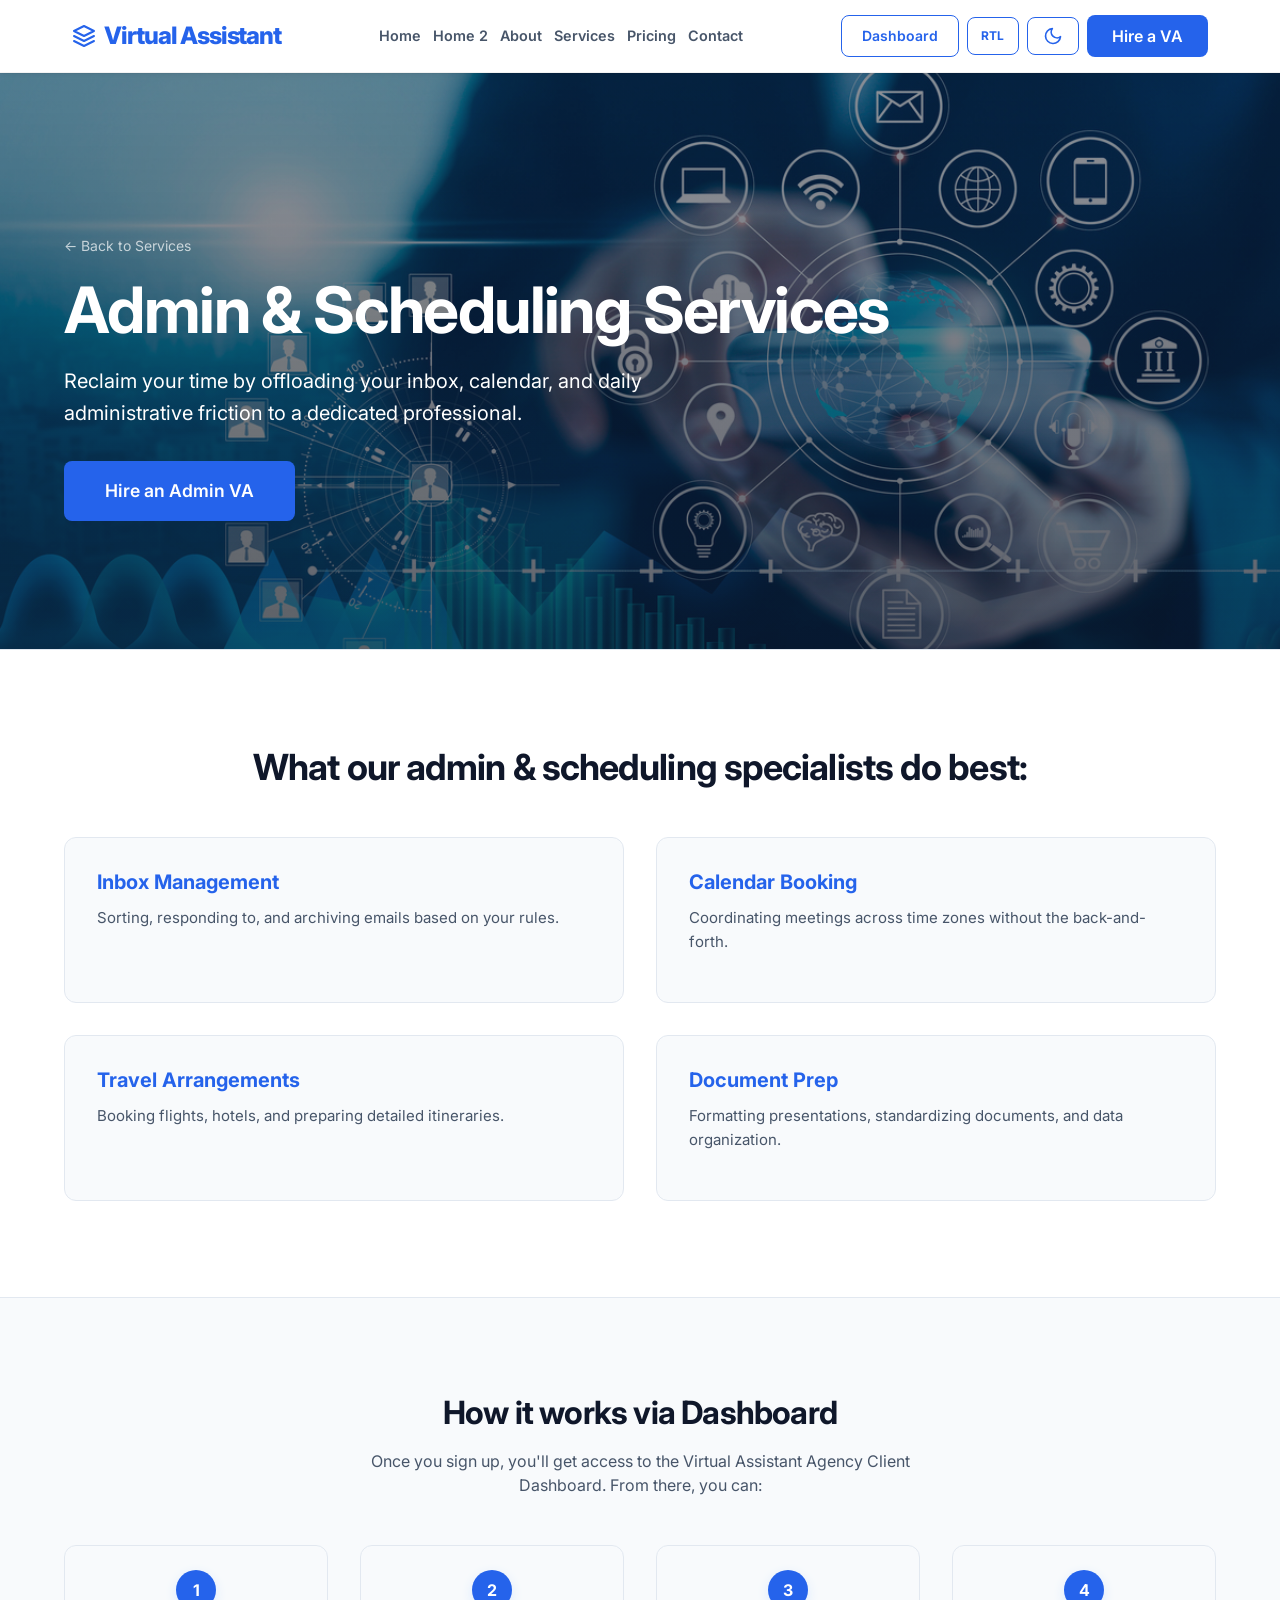
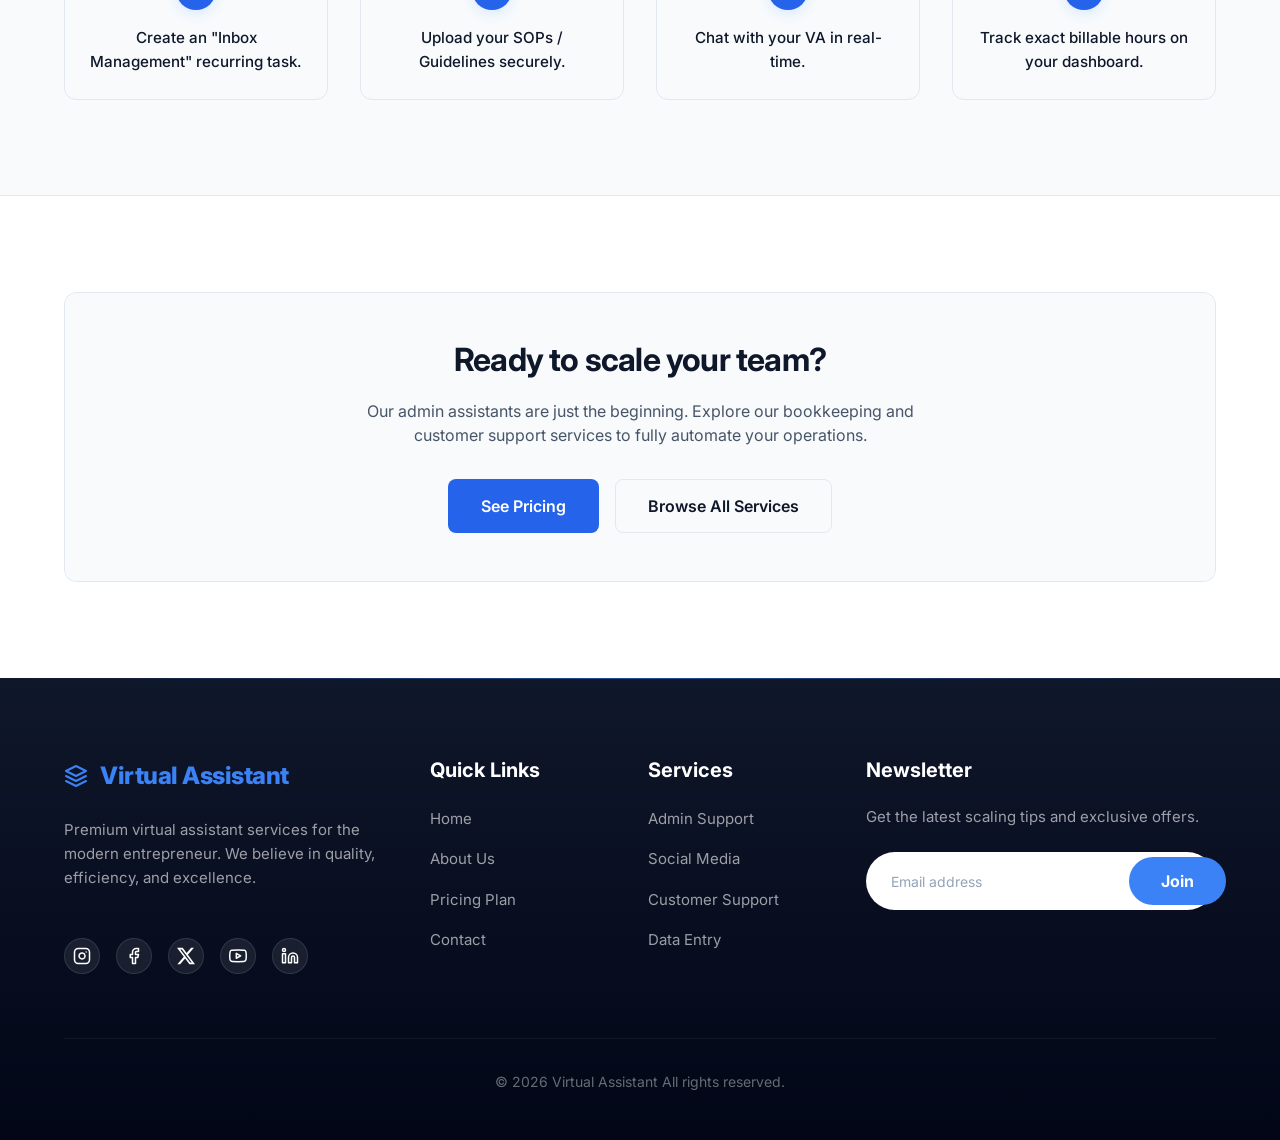
<file: service-details.html>
﻿<!DOCTYPE html>
<html lang="en" dir="rtl">

<head>
    <meta charset="UTF-8">
    <meta name="viewport" content="width=device-width, initial-scale=1.0">
    <title>Admin & Scheduling - Virtual Assistant Agency</title>
    <link rel="icon" type="image/png" href="assets/images/logo.png">
    <link href="https://fonts.googleapis.com/css2?family=Inter:wght@400;500;600;700&display=swap" rel="stylesheet">
    <link rel="stylesheet" href="assets/css/style.css?v=2.1">
    <link rel="stylesheet" href="assets/css/footer.css">
    <link rel="stylesheet" href="assets/css/dark-mode.css">
</head>

<body>
        <header class="navbar">
        <div class="container nav-container">
            <a href="index.html" class="nav-logo">
                <svg xmlns="http://www.w3.org/2000/svg" width="24" height="24" viewBox="0 0 24 24" fill="none"
                    stroke="currentColor" stroke-width="2" stroke-linecap="round" stroke-linejoin="round">
                    <polygon points="12 2 2 7 12 12 22 7 12 2" />
                    <polyline points="2 17 12 22 22 17" />
                    <polyline points="2 12 12 17 22 12" />
                </svg> Virtual Assistant
            </a>

            <nav class="nav-links">
                <a href="index.html">Home</a>
                <a href="home-2.html">Home 2</a>
                <a href="about.html">About</a>
                <a href="services.html">Services</a>
                <a href="pricing.html">Pricing</a>
                <a href="contact.html">Contact</a>
            </nav>
            <button class="mobile-menu-btn" aria-label="Toggle Menu" aria-expanded="false">
                <svg xmlns="http://www.w3.org/2000/svg" width="24" height="24" viewBox="0 0 24 24" fill="none"
                    stroke="currentColor" stroke-width="2" stroke-linecap="round" stroke-linejoin="round">
                    <line x1="3" y1="6" x2="21" y2="6"></line>
                    <line x1="3" y1="12" x2="21" y2="12"></line>
                    <line x1="3" y1="18" x2="21" y2="18"></line>
                </svg>
            </button>

            <div class="nav-actions">
                
                <a href="dashboard.html" class="btn btn-secondary btn-nav-dashboard" title="Dashboard">Dashboard</a>
                <button id="rtl-toggle" class="btn btn-secondary" title="Toggle RTL/LTR" aria-label="Toggle RTL/LTR">
                    <span style="font-size: 0.75rem; font-weight: 700;">RTL</span>
                </button>
                <button id="theme-toggle" class="btn btn-secondary" aria-label="Toggle Dark Mode">
                    <svg xmlns="http://www.w3.org/2000/svg" width="20" height="20" viewBox="0 0 24 24" fill="none"
                        stroke="currentColor" stroke-width="2" stroke-linecap="round" stroke-linejoin="round">
                        <path d="M21 12.79A9 9 0 1 1 11.21 3 7 7 0 0 0 21 12.79z" />
                    </svg>
                </button>
                <a href="signup.html" class="btn btn-primary">Hire a VA</a>
            </div>
        </div>
    </header>

    <main id="service-details-content">
        <section id="service-hero" class="section reveal active"
            style="background-color: var(--surface-color); border-bottom: 1px solid var(--border-color); color: white; padding: 10rem 0 8rem; min-height: 50vh; display: flex; align-items: center;">
            <div class="container">
                <a href="services.html"
                    style="color: rgba(255,255,255,0.7); font-size: 0.875rem; display: inline-block; margin-bottom: 16px;">&larr;
                    Back to Services</a>
                <h1 id="service-heading"
                    style="margin-bottom: 16px; color: white; font-size: clamp(2.5rem, 6vw, 4rem);">Service Details</h1>
                <p id="service-description"
                    style="font-size: 1.25rem; max-width: 700px; color: white; line-height: 1.6;">Reclaim your time by
                    offloading your inbox, calendar, and daily administrative friction to a dedicated professional.</p>
                <div style="margin-top: 32px;">
                    <a href="signup.html" id="service-btn" class="btn btn-primary"
                        style="padding: 1rem 2.5rem; font-size: 1.1rem;">Hire an Admin VA</a>
                </div>
            </div>
        </section>

        <section class="section reveal">
            <div class="container">
                <h2 id="features-title" style="text-align: center; margin-bottom: 48px; font-size: 2.25rem;">What our
                    admin assistants do best:</h2>
                <div id="features-grid" class="grid grid-cols-1 md:grid-cols-2 gap-8">
                    <!-- Features will be loaded here by JS -->
                </div>
            </div>
        </section>

        <section class="section reveal"
            style="background-color: var(--surface-color); border-top: 1px solid var(--border-color); border-bottom: 1px solid var(--border-color);">
            <div class="container">
                <div style="text-align: center; margin-bottom: 48px;">
                    <h2 style="margin-bottom: 16px;">How it works via Dashboard</h2>
                    <p style="max-width: 600px; margin: 0 auto; color: var(--text-secondary);">Once you sign up, you'll
                        get access to the Virtual Assistant Agency Client Dashboard. From there, you can:</p>
                </div>
                <div id="how-it-works-list" class="grid grid-cols-1 md:grid-cols-2 lg:grid-cols-4 gap-8">
                    <!-- Steps will be loaded here by JS -->
                </div>
            </div>
        </section>
        </section>

        <!-- Related Services/Next Steps -->
        <section class="section reveal">
            <div class="container">
                <div class="card card-hover-3d glass"
                    style="padding: 48px; text-align: center; border: 1px solid var(--primary-color/20);">
                    <h2 style="margin-bottom: 20px;">Ready to scale your team?</h2>
                    <p style="color: var(--text-secondary); max-width: 600px; margin: 0 auto 32px auto;">Our admin
                        assistants are just the beginning. Explore our bookkeeping and customer support services to
                        fully automate your operations.</p>
                    <div style="display: flex; justify-content: center; gap: 16px;">
                        <a href="pricing.html" class="btn btn-primary" style="padding: 0.85rem 2rem;">See Pricing</a>
                        <a href="services.html" class="btn btn-secondary" style="padding: 0.85rem 2rem;">Browse All
                            Services</a>
                    </div>
                </div>
            </div>
        </section>
    </main>

    <div id="footer-placeholder"></div>

    <script src="assets/js/footer.js" defer></script>
    <script src="assets/js/service-details.js" defer></script>
    <script src="assets/js/main.js"></script>
    <script>
        function reveal() {
            var reveals = document.querySelectorAll(".reveal");
            for (var i = 0; i < reveals.length; i++) {
                var windowHeight = window.innerHeight;
                var elementTop = reveals[i].getBoundingClientRect().top;
                var elementVisible = 150;
                if (elementTop < windowHeight - elementVisible) {
                    reveals[i].classList.add("active");
                }
            }
        }
        window.addEventListener("scroll", reveal);
        reveal();
    </script>
</body>

</html>
</file>
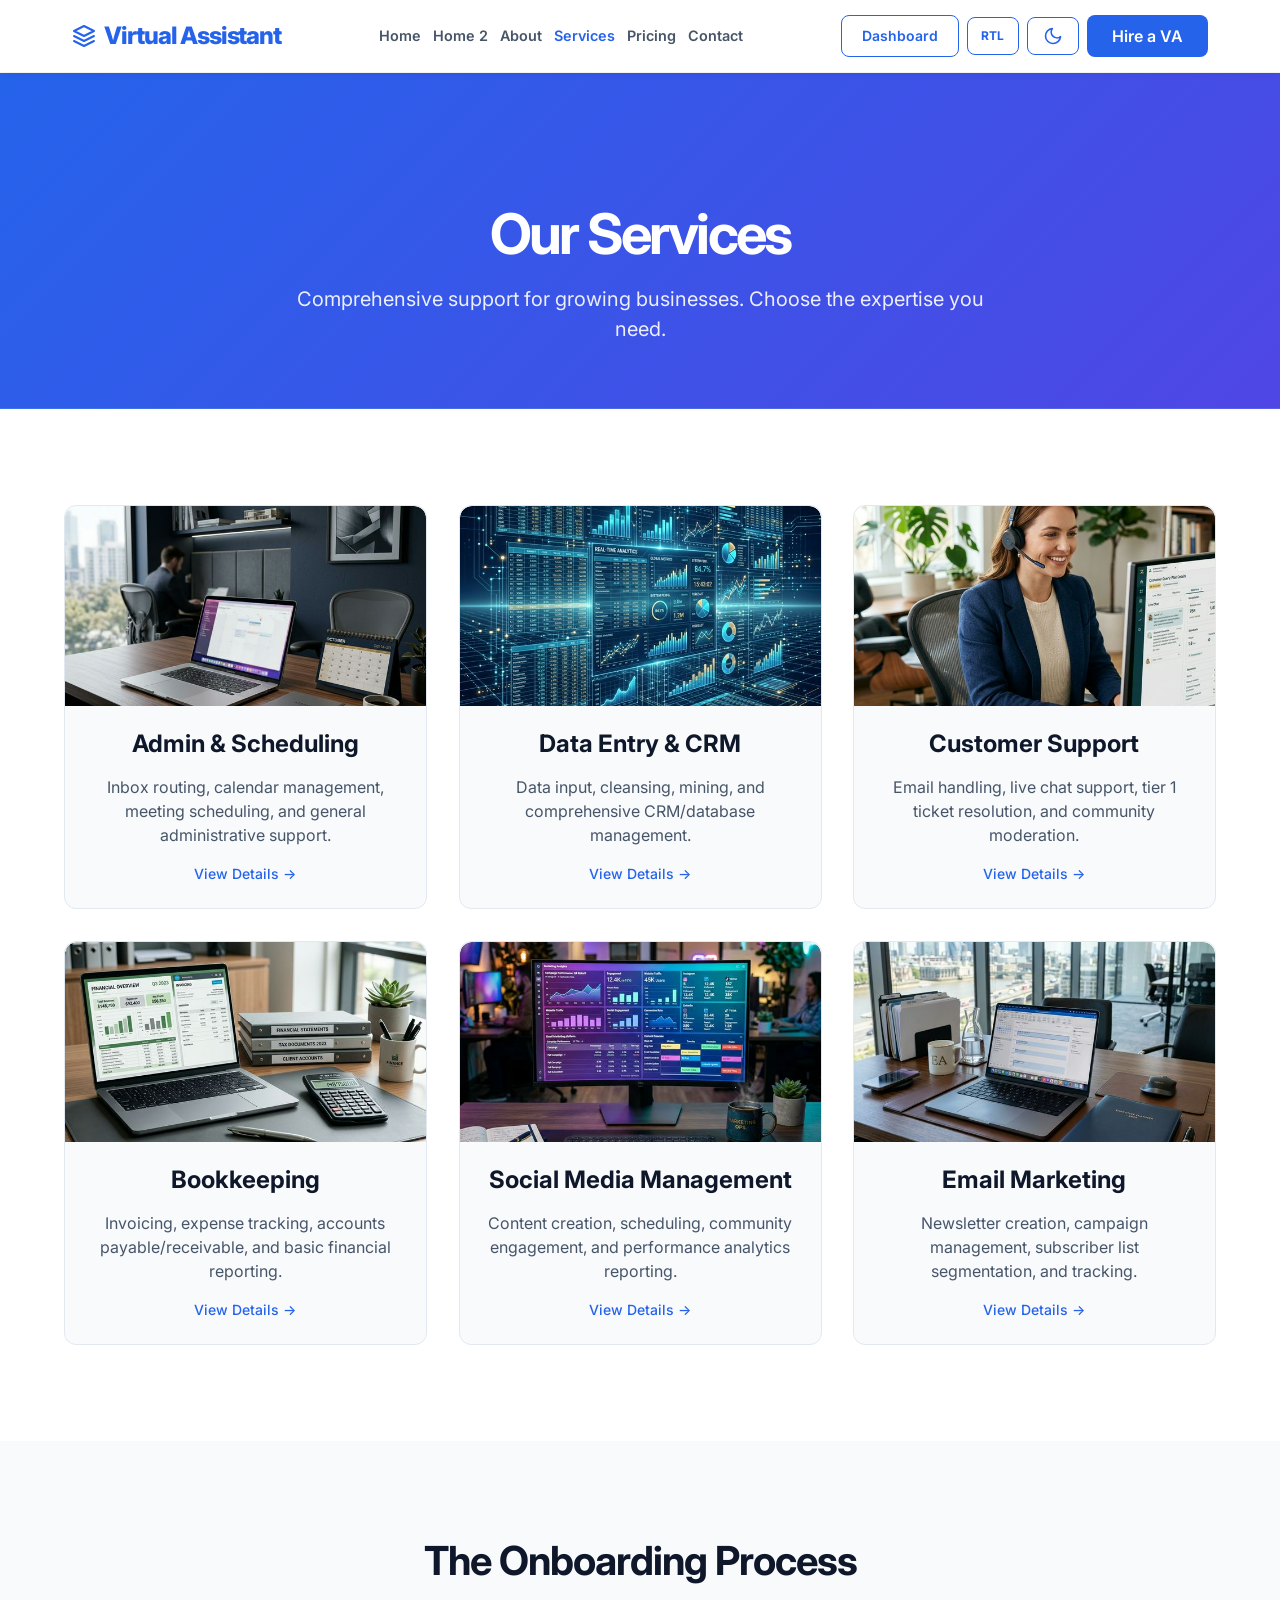
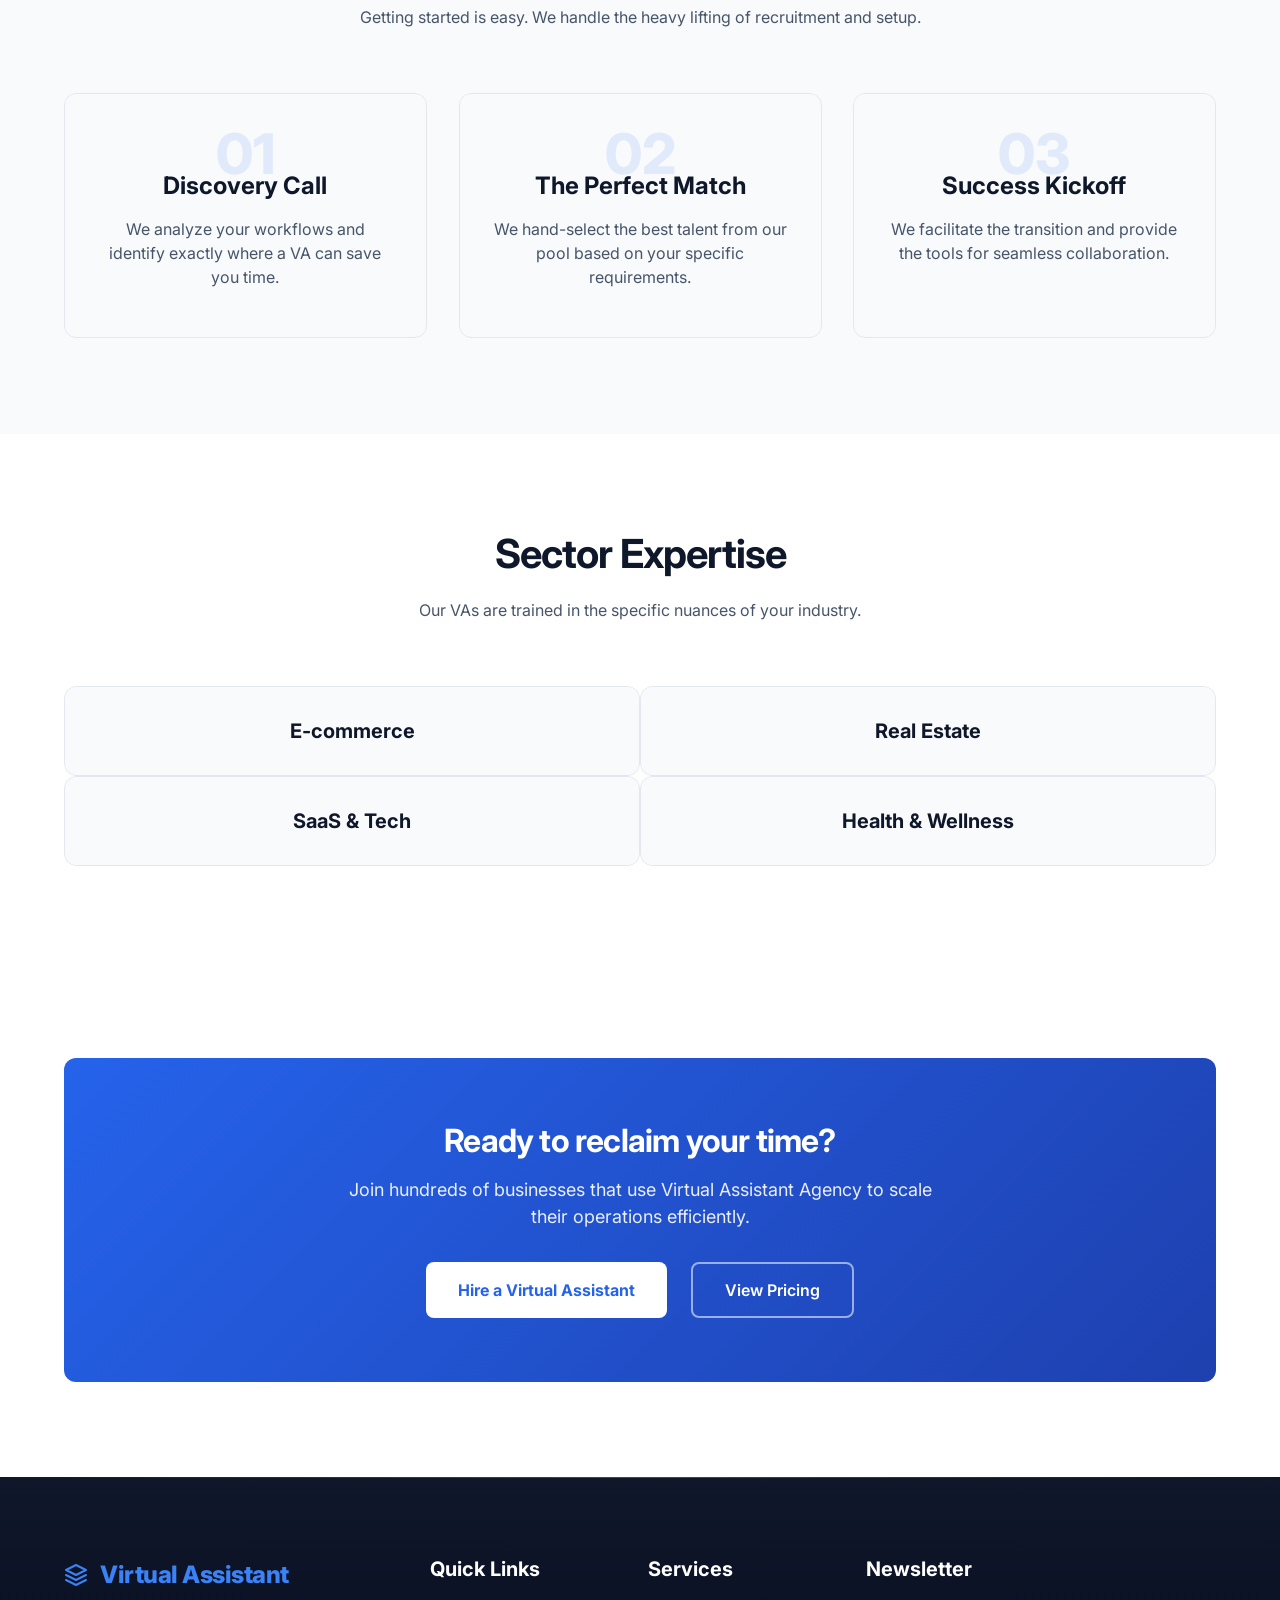
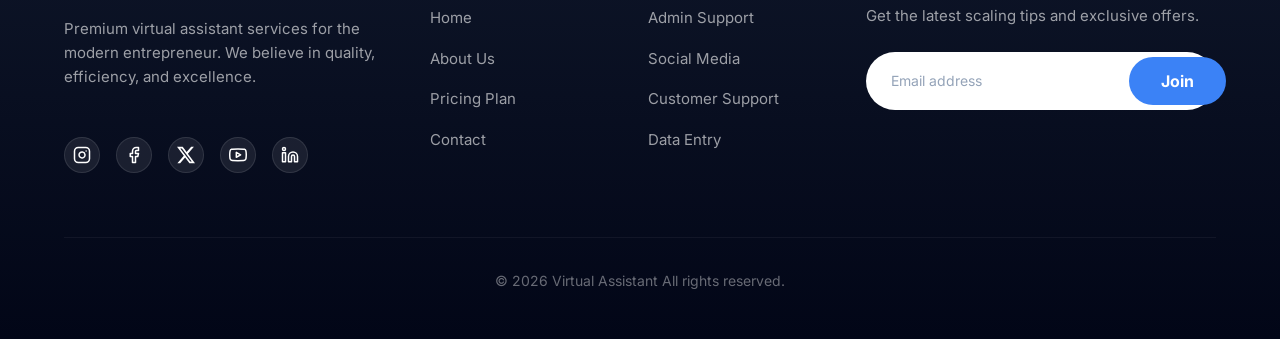
<file: services.html>
<!DOCTYPE html>
<html lang="en" dir="rtl">

<head>
    <meta charset="UTF-8">
    <meta name="viewport" content="width=device-width, initial-scale=1.0">
    <title>Services - Virtual Assistant Agency</title>
    <meta name="description"
        content="Explore our range of virtual assistant services including admin, bookkeeping, and customer support.">
    <link rel="icon" type="image/png" href="assets/images/logo.png">
    <link href="https://fonts.googleapis.com/css2?family=Inter:wght@400;500;600;700&display=swap" rel="stylesheet">
    <link rel="stylesheet" href="assets/css/style.css?v=2.1">
    <link rel="stylesheet" href="assets/css/footer.css">
    <link rel="stylesheet" href="assets/css/dark-mode.css">
</head>

<body>
    <header class="navbar">
        <div class="container nav-container">
            <a href="index.html" class="nav-logo">
                <svg xmlns="http://www.w3.org/2000/svg" width="24" height="24" viewBox="0 0 24 24" fill="none"
                    stroke="currentColor" stroke-width="2" stroke-linecap="round" stroke-linejoin="round">
                    <polygon points="12 2 2 7 12 12 22 7 12 2" />
                    <polyline points="2 17 12 22 22 17" />
                    <polyline points="2 12 12 17 22 12" />
                </svg> Virtual Assistant
            </a>

            <nav class="nav-links">
                <a href="index.html">Home</a>
                <a href="home-2.html">Home 2</a>
                <a href="about.html">About</a>
                <a href="services.html">Services</a>
                <a href="pricing.html">Pricing</a>
                <a href="contact.html">Contact</a>
                <a href="dashboard.html" class="mobile-only">Dashboard</a>
                <a href="signup.html" class="btn btn-primary mobile-only"
                    style="margin-top: 1rem; text-align: center; color: white !important;">Hire a VA</a>
            </nav>
            <button class="mobile-menu-btn" aria-label="Toggle Menu" aria-expanded="false">
                <svg xmlns="http://www.w3.org/2000/svg" width="24" height="24" viewBox="0 0 24 24" fill="none"
                    stroke="currentColor" stroke-width="2" stroke-linecap="round" stroke-linejoin="round">
                    <line x1="3" y1="6" x2="21" y2="6"></line>
                    <line x1="3" y1="12" x2="21" y2="12"></line>
                    <line x1="3" y1="18" x2="21" y2="18"></line>
                </svg>
            </button>

            <div class="nav-actions">
                <a href="dashboard.html" class="btn btn-secondary btn-nav-dashboard" title="Dashboard">Dashboard</a>
                <button id="rtl-toggle" class="btn btn-secondary" title="Toggle RTL/LTR" aria-label="Toggle RTL/LTR">
                    <span style="font-size: 0.75rem; font-weight: 700;">RTL</span>
                </button>
                <button id="theme-toggle" class="btn btn-secondary" aria-label="Toggle Dark Mode">
                    <svg xmlns="http://www.w3.org/2000/svg" width="20" height="20" viewBox="0 0 24 24" fill="none"
                        stroke="currentColor" stroke-width="2" stroke-linecap="round" stroke-linejoin="round">
                        <path d="M21 12.79A9 9 0 1 1 11.21 3 7 7 0 0 0 21 12.79z" />
                    </svg>
                </button>
                <a href="signup.html" class="btn btn-primary">Hire a VA</a>
            </div>
        </div>
    </header>

    <main>
        <section class="page-header reveal active">
            <div class="container">
                <h1>Our Services</h1>
                <p>Comprehensive support for growing businesses. Choose the expertise you need.</p>
            </div>
        </section>

        <section class="section reveal">
            <div class="container grid grid-cols-1 md:grid-cols-2 lg:grid-cols-3 gap-8">
                <!-- Service 1 -->
                <a href="service-details.html?service=admin-scheduling" class="card"
                    style="padding: 0; overflow: hidden; display: flex; flex-direction: column; align-items: center; text-align: center;">
                    <div class="card-img-container"
                        style="width: 100% !important; height: 200px !important; overflow: hidden; border-radius: 12px 12px 0 0;">
                        <img src="assets/images/service-admin.png" alt="Admin & Scheduling"
                            style="width: 100%; height: 100%; object-fit: cover; display: block; object-position: center;">
                    </div>
                    <div
                        style="padding: 1.5rem; flex-grow: 1; display: flex; flex-direction: column; align-items: center;">
                        <h3>Admin & Scheduling</h3>
                        <p>Inbox routing, calendar management, meeting scheduling, and general administrative support.
                        </p>
                        <span
                            style="color: var(--primary-color); font-weight: 500; font-size: 0.875rem; margin-top: auto;">View
                            Details &rarr;</span>
                    </div>
                </a>

                <!-- Service 2 -->
                <a href="service-details.html?service=data-entry-crm" class="card"
                    style="padding: 0; overflow: hidden; display: flex; flex-direction: column; align-items: center; text-align: center;">
                    <div class="card-img-container"
                        style="width: 100% !important; height: 200px !important; overflow: hidden; border-radius: 12px 12px 0 0;">
                        <img src="assets/images/service-data-entry.png" alt="Data Entry & CRM"
                            style="width: 100%; height: 100%; object-fit: cover; display: block; object-position: center;">
                    </div>
                    <div
                        style="padding: 1.5rem; flex-grow: 1; display: flex; flex-direction: column; align-items: center;">
                        <h3>Data Entry & CRM</h3>
                        <p>Data input, cleansing, mining, and comprehensive CRM/database management.</p>
                        <span
                            style="color: var(--primary-color); font-weight: 500; font-size: 0.875rem; margin-top: auto;">View
                            Details &rarr;</span>
                    </div>
                </a>

                <!-- Service 3 -->
                <a href="service-details.html?service=customer-support" class="card"
                    style="padding: 0; overflow: hidden; display: flex; flex-direction: column; align-items: center; text-align: center;">
                    <div class="card-img-container"
                        style="width: 100% !important; height: 200px !important; overflow: hidden; border-radius: 12px 12px 0 0;">
                        <img src="assets/images/customer_support.png" alt="Customer Support"
                            style="width: 100%; height: 100%; object-fit: cover; display: block; object-position: center;">
                    </div>
                    <div
                        style="padding: 1.5rem; flex-grow: 1; display: flex; flex-direction: column; align-items: center;">
                        <h3>Customer Support</h3>
                        <p>Email handling, live chat support, tier 1 ticket resolution, and community moderation.</p>
                        <span
                            style="color: var(--primary-color); font-weight: 500; font-size: 0.875rem; margin-top: auto;">View
                            Details &rarr;</span>
                    </div>
                </a>

                <!-- Service 4 -->
                <a href="service-details.html?service=bookkeeping" class="card"
                    style="padding: 0; overflow: hidden; display: flex; flex-direction: column; align-items: center; text-align: center;">
                    <div class="card-img-container"
                        style="width: 100% !important; height: 200px !important; overflow: hidden; border-radius: 12px 12px 0 0;">
                        <img src="assets/images/financial_admin.png" alt="Bookkeeping"
                            style="width: 100%; height: 100%; object-fit: cover; display: block; object-position: center;">
                    </div>
                    <div
                        style="padding: 1.5rem; flex-grow: 1; display: flex; flex-direction: column; align-items: center;">
                        <h3>Bookkeeping</h3>
                        <p>Invoicing, expense tracking, accounts payable/receivable, and basic financial reporting.</p>
                        <span
                            style="color: var(--primary-color); font-weight: 500; font-size: 0.875rem; margin-top: auto;">View
                            Details &rarr;</span>
                    </div>
                </a>

                <!-- Service 5 -->
                <a href="service-details.html?service=social-media" class="card"
                    style="padding: 0; overflow: hidden; display: flex; flex-direction: column; align-items: center; text-align: center;">
                    <div class="card-img-container"
                        style="width: 100% !important; height: 200px !important; overflow: hidden; border-radius: 12px 12px 0 0;">
                        <img src="assets/images/marketing_ops.png" alt="Social Media Management"
                            style="width: 100%; height: 100%; object-fit: cover; display: block; object-position: center;">
                    </div>
                    <div
                        style="padding: 1.5rem; flex-grow: 1; display: flex; flex-direction: column; align-items: center;">
                        <h3>Social Media Management</h3>
                        <p>Content creation, scheduling, community engagement, and performance analytics reporting.</p>
                        <span
                            style="color: var(--primary-color); font-weight: 500; font-size: 0.875rem; margin-top: auto;">View
                            Details &rarr;</span>
                    </div>
                </a>

                <!-- Service 6 -->
                <a href="service-details.html?service=email-marketing" class="card"
                    style="padding: 0; overflow: hidden; display: flex; flex-direction: column; align-items: center; text-align: center;">
                    <div class="card-img-container"
                        style="width: 100% !important; height: 200px !important; overflow: hidden; border-radius: 12px 12px 0 0;">
                        <img src="assets/images/executive_support.png" alt="Email Marketing"
                            style="width: 100%; height: 100%; object-fit: cover; display: block; object-position: center;">
                    </div>
                    <div
                        style="padding: 1.5rem; flex-grow: 1; display: flex; flex-direction: column; align-items: center;">
                        <h3>Email Marketing</h3>
                        <p>Newsletter creation, campaign management, subscriber list segmentation, and tracking.</p>
                        <span
                            style="color: var(--primary-color); font-weight: 500; font-size: 0.875rem; margin-top: auto;">View
                            Details &rarr;</span>
                    </div>
                </a>
            </div>
        </section>

        <!-- Our Process -->
        <section class="section reveal" style="background-color: var(--surface-color);">
            <div class="container">
                <div class="text-center" style="margin-bottom: 64px;">
                    <h2 style="font-size: 2.5rem; margin-bottom: 20px;">The Onboarding Process</h2>
                    <p style="color: var(--text-secondary); max-width: 600px; margin: 0 auto;">Getting started is easy.
                        We handle the heavy lifting of recruitment and setup.</p>
                </div>
                <div class="grid grid-cols-1 md:grid-cols-3 gap-8">
                    <div class="card card-hover-3d text-center glass">
                        <div
                            style="font-size: 3.5rem; font-weight: 800; color: var(--primary-color); opacity: 0.1; margin-bottom: -10px; line-height: 1;">
                            01</div>
                        <h3 style="margin-bottom: 16px;">Discovery Call</h3>
                        <p>We analyze your workflows and identify exactly where a VA can save you time.</p>
                    </div>
                    <div class="card card-hover-3d text-center glass">
                        <div
                            style="font-size: 3.5rem; font-weight: 800; color: var(--primary-color); opacity: 0.1; margin-bottom: -10px; line-height: 1;">
                            02</div>
                        <h3 style="margin-bottom: 16px;">The Perfect Match</h3>
                        <p>We hand-select the best talent from our pool based on your specific requirements.</p>
                    </div>
                    <div class="card card-hover-3d text-center glass">
                        <div
                            style="font-size: 3.5rem; font-weight: 800; color: var(--primary-color); opacity: 0.1; margin-bottom: -10px; line-height: 1;">
                            03</div>
                        <h3 style="margin-bottom: 16px;">Success Kickoff</h3>
                        <p>We facilitate the transition and provide the tools for seamless collaboration.</p>
                    </div>
                </div>
            </div>
        </section>

        <!-- Industry Specialization -->
        <section class="section reveal">
            <div class="container">
                <div class="text-center" style="margin-bottom: 64px;">
                    <h2 style="font-size: 2.5rem; margin-bottom: 20px;">Sector Expertise</h2>
                    <p style="color: var(--text-secondary); max-width: 600px; margin: 0 auto;">Our VAs are trained in
                        the
                        specific nuances of your industry.</p>
                </div>
                <div class="grid grid-cols-2 md:grid-cols-4 gap-6">
                    <div class="card card-hover-3d text-center" style="padding: 32px 20px;">
                        <h4 style="margin-bottom: 0;">E-commerce</h4>
                    </div>
                    <div class="card card-hover-3d text-center" style="padding: 32px 20px;">
                        <h4 style="margin-bottom: 0;">Real Estate</h4>
                    </div>
                    <div class="card card-hover-3d text-center" style="padding: 32px 20px;">
                        <h4 style="margin-bottom: 0;">SaaS & Tech</h4>
                    </div>
                    <div class="card card-hover-3d text-center" style="padding: 32px 20px;">
                        <h4 style="margin-bottom: 0;">Health & Wellness</h4>
                    </div>
                </div>
            </div>
        </section>
        <!-- CTA Section -->
        <section class="section" style="position: relative;">
            <div class="container">
                <div class="card text-center flex flex-col items-center justify-center p-8"
                    style="background: linear-gradient(135deg, var(--primary-color) 0%, #1e40af 100%); border: none; padding: 4rem 2rem; position: relative;">
                    <h2 style="color: white; margin-bottom: 16px; font-size: 2rem;">Ready to reclaim your time?</h2>
                    <p
                        style="color: rgba(255, 255, 255, 0.9); font-size: 1.125rem; max-width: 600px; margin: 0 auto 32px;">
                        Join hundreds of businesses that use Virtual Assistant Agency to scale their operations
                        efficiently.</p>
                    <div class="cta-button-group flex justify-center gap-4 flex-wrap" style="position: relative;">
                        <a id="cta-hire-va" href="signup.html" class="btn btn-cta-white">Hire a Virtual
                            Assistant</a>
                        <a id="cta-view-pricing" href="pricing.html" class="btn btn-cta-outline">View Pricing</a>
                    </div>
                </div>
            </div>
        </section>
    </main>

    <div id="footer-placeholder"></div>

    <script src="assets/js/footer.js" defer></script>
    <script src="assets/js/main.js"></script>
    <script>
        function reveal() {
            var reveals = document.querySelectorAll(".reveal");
            for (var i = 0; i < reveals.length; i++) {
                var windowHeight = window.innerHeight;
                var elementTop = reveals[i].getBoundingClientRect().top;
                var elementVisible = 150;
                if (elementTop < windowHeight - elementVisible) {
                    reveals[i].classList.add("active");
                }
            }
        }
        window.addEventListener("scroll", reveal);
        reveal();
    </script>
</body>

</html>
</file>
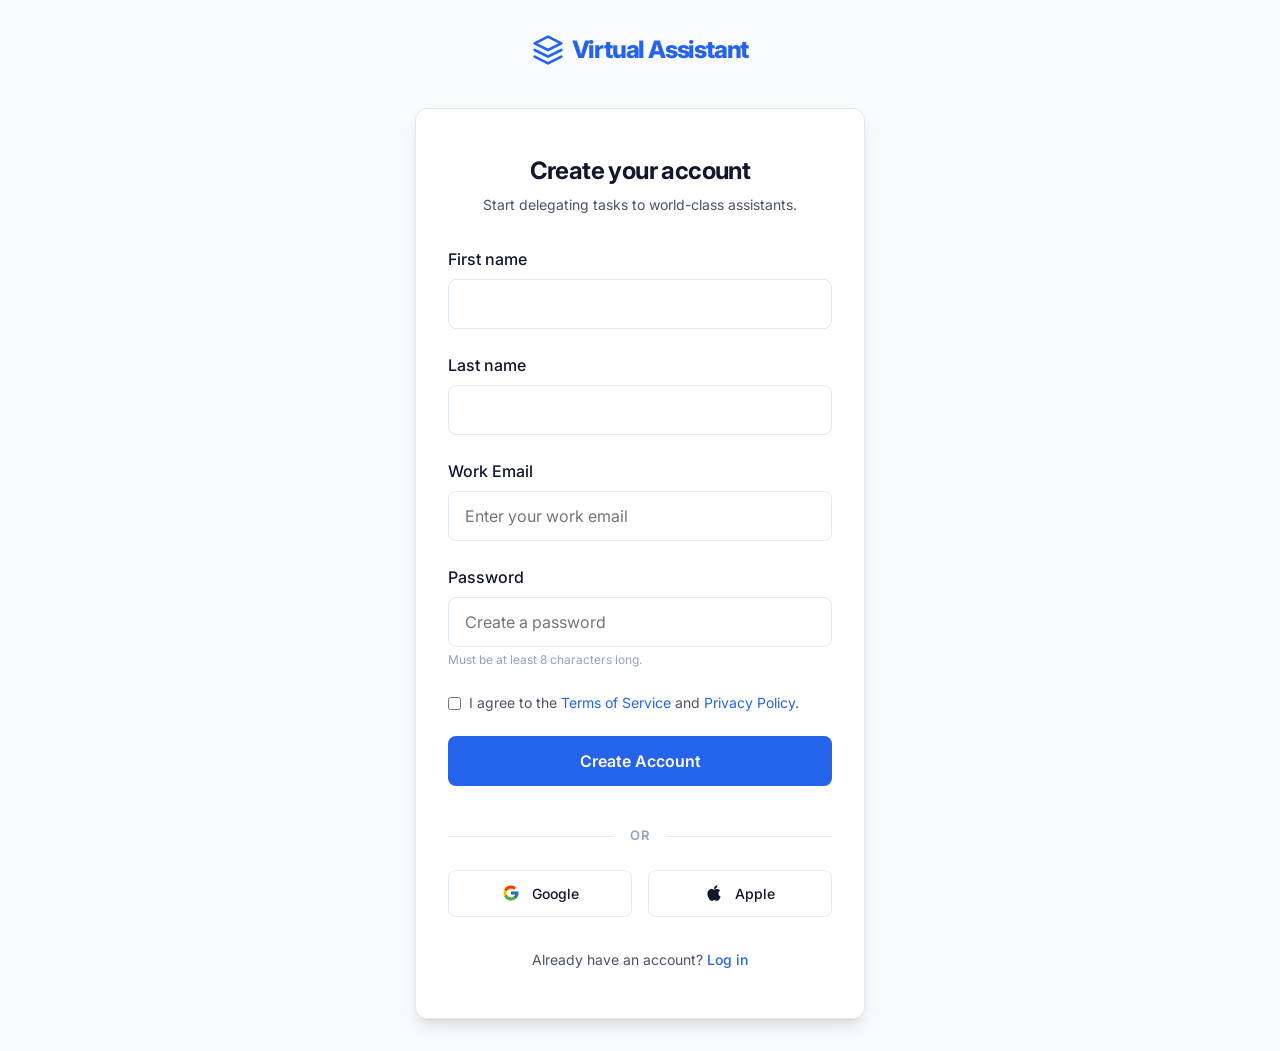
<file: signup.html>
<!DOCTYPE html>
<html lang="en" dir="ltr">

<head>
    <meta charset="UTF-8">
    <meta name="viewport" content="width=device-width, initial-scale=1.0">
    <title>Sign Up - Virtual Assistant Agency Dashboard</title>
    <link rel="icon" type="image/png" href="assets/images/logo.png">
    <link href="https://fonts.googleapis.com/css2?family=Inter:wght@400;500;600;700&display=swap" rel="stylesheet">
    <link rel="stylesheet" href="assets/css/style.css?v=1.5">
    <link rel="stylesheet" href="assets/css/footer.css">
    <link rel="stylesheet" href="assets/css/dark-mode.css">
    <style>
        .auth-container {
            min-height: 100vh;
            display: flex;
            flex-direction: column;
            align-items: center;
            justify-content: center;
            background-color: var(--surface-color);
            padding: 2rem 1rem;
        }

        .auth-card {
            width: 100%;
            max-width: 450px;
            background-color: var(--bg-color);
            padding: var(--space-6) var(--space-4);
            border-radius: var(--radius-lg);
            box-shadow: var(--shadow-lg);
            border: 1px solid var(--border-color);
        }

        .login-logo {
            margin-bottom: 2.5rem;
            display: flex;
            justify-content: center;
        }

        .social-divider {
            display: flex;
            align-items: center;
            text-align: center;
            margin: 1.5rem 0;
            color: var(--text-tertiary);
            font-size: 0.8125rem;
            font-weight: 600;
            text-transform: uppercase;
            letter-spacing: 0.05em;
        }

        .social-divider::before,
        .social-divider::after {
            content: '';
            flex: 1;
            border-bottom: 1px solid var(--border-color);
        }

        .social-divider:not(:empty)::before {
            margin-right: 1rem;
        }

        .social-divider:not(:empty)::after {
            margin-left: 1rem;
        }

        .social-buttons {
            display: grid;
            grid-template-columns: 1fr 1fr;
            gap: 1rem;
            margin-bottom: 2rem;
        }

        .btn-social {
            display: flex;
            align-items: center;
            justify-content: center;
            gap: 0.75rem;
            padding: 0.75rem;
            border: 1px solid var(--border-color);
            border-radius: var(--radius-md);
            background-color: var(--bg-color);
            color: var(--text-primary);
            font-size: 0.875rem;
            font-weight: 500;
            cursor: pointer;
            transition: all 0.2s;
        }

        .btn-social:hover {
            background-color: var(--surface-hover);
            border-color: var(--primary-color);
            transform: translateY(-1px);
        }
    </style>
</head>

<body>
    <div class="auth-container">
        <!-- Section 1: Brand Header -->
        <div class="login-logo" style="display: flex; align-items: center; justify-content: center; gap: 1rem; width: 100%; max-width: 500px; margin-left: auto; margin-right: auto;">
            <a href="index.html" class="nav-logo" style="font-size: 1.5rem; margin-bottom: 0;">
                <svg xmlns="http://www.w3.org/2000/svg" width="32" height="32" viewBox="0 0 24 24" fill="none"
                    stroke="currentColor" stroke-width="2" stroke-linecap="round" stroke-linejoin="round">
                    <polygon points="12 2 2 7 12 12 22 7 12 2" />
                    <polyline points="2 17 12 22 22 17" />
                    <polyline points="2 12 12 17 22 12" />
                </svg> Virtual Assistant
            </a>
        </div>

        <!-- Section 2: Registration Form Card -->
        <div class="auth-card">
            <div style="text-align: center; margin-bottom: 32px;">
                <h1 style="font-size: 1.5rem; margin-bottom: 8px;">Create your account</h1>
                <p style="font-size: 0.875rem;">Start delegating tasks to world-class assistants.</p>
            </div>

            <form action="dashboard.html" method="GET">
                <div class="form-group">
                    <label class="form-label" for="firstName">First name</label>
                    <input class="form-control" type="text" id="firstName" required>
                </div>
                <div class="form-group">
                    <label class="form-label" for="lastName">Last name</label>
                    <input class="form-control" type="text" id="lastName" required>
                </div>

                <div class="form-group">
                    <label class="form-label" for="email">Work Email</label>
                    <input class="form-control" type="email" id="email" required placeholder="Enter your work email">
                </div>

                <div class="form-group" style="margin-bottom: 24px;">
                    <label class="form-label" for="password">Password</label>
                    <input class="form-control" type="password" id="password" required placeholder="Create a password">
                    <p style="font-size: 0.75rem; color: var(--text-tertiary); margin-top: 4px; margin-bottom: 0;">Must
                        be at least 8 characters long.</p>
                </div>

                <div class="form-group" style="display: flex; gap: 8px; align-items: flex-start; margin-bottom: 24px;">
                    <input type="checkbox" id="terms" required style="margin-top: 4px;">
                    <label for="terms" style="font-size: 0.875rem; color: var(--text-secondary); line-height: 1.4;">
                        I agree to the <a href="#" style="color: var(--primary-color);">Terms of Service</a> and <a
                            href="#" style="color: var(--primary-color);">Privacy Policy</a>.
                    </label>
                </div>

                <button type="submit" class="btn btn-primary" style="width: 100%; margin-bottom: 16px;">Create
                    Account</button>
            </form>

            <div class="social-divider">OR</div>

            <div class="social-buttons">
                <button type="button" class="btn-social">
                    <svg xmlns="http://www.w3.org/2000/svg" width="18" height="18" viewBox="0 0 48 48">
                        <path fill="#FFC107" d="M43.611,20.083H42V20H24v8h11.303c-1.649,4.657-6.08,8-11.303,8c-6.627,0-12-5.373-12-12c0-6.627,5.373-12,12-12c3.059,0,5.842,1.154,7.961,3.039l5.657-5.657C34.046,6.053,29.268,4,24,4C12.955,4,4,12.955,4,24c0,11.045,8.955,20,20,20c11.045,0,20-8.955,20-20C44,22.659,43.862,21.35,43.611,20.083z"/>
                        <path fill="#FF3D00" d="M6.306,14.691l6.571,4.819C14.655,15.108,18.961,12,24,12c3.059,0,5.842,1.154,7.961,3.039l5.657-5.657C34.046,6.053,29.268,4,24,4C16.318,4,9.656,8.337,6.306,14.691z"/>
                        <path fill="#4CAF50" d="M24,44c5.166,0,9.86-1.977,13.409-5.192l-6.19-5.238C29.211,35.091,26.715,36,24,36c-5.202,0-9.619-3.317-11.283-7.946l-6.522,5.025C9.505,39.556,16.227,44,24,44z"/>
                        <path fill="#1976D2" d="M43.611,20.083H42V20H24v8h11.303c-0.792,2.237-2.231,4.166-4.087,5.571l6.19,5.238C36.971,39.205,44,34,44,24C44,22.659,43.862,21.35,43.611,20.083z"/>
                    </svg>
                    Google
                </button>
                <button type="button" class="btn-social">
                    <svg xmlns="http://www.w3.org/2000/svg" width="18" height="18" viewBox="0 0 384 512" fill="currentColor">
                        <path d="M318.7 268.7c-.2-36.7 16.4-64.4 50-84.8-18.8-26.9-47.2-41.7-84.7-44.6-35.5-2.8-74.3 20.7-88.5 20.7-15 0-49.4-19.7-76.4-19.7C63.3 141.2 4 184.8 4 273.5q0 39.3 14.4 81.2c12.8 36.7 59 126.7 107.2 125.2 25.2-.6 43-17.9 75.8-17.9 31.8 0 48.3 17.9 76.4 17.9 48.6-.7 90.4-82.5 102.6-119.3-65.2-30.7-61.7-90-61.7-91.9zm-56.6-164.2c27.3-32.4 24.8-61.9 24-72.5-24.1 1.4-52 16.4-67.9 34.9-17.5 19.8-27.8 44.3-25.6 71.9 26.1 2 49.9-11.4 69.5-34.3z"/>
                    </svg>
                    Apple
                </button>
            </div>

            <div style="text-align: center; font-size: 0.875rem; color: var(--text-secondary);">
                Already have an account? <a href="login.html" style="color: var(--primary-color); font-weight: 500;">Log
                    in</a>
            </div>
        </div>

    </div>

    <script src="assets/js/main.js"></script>
    </script>
</body>
</html>
</file>
<file: assets/css/style.css>
/* --- RESET & BASE --- */
:root {
  /* Color Palette - Light Mode */
  --bg-color: #ffffff;
  --surface-color: #f8fafc;
  --surface-hover: #f1f5f9;

  --text-primary: #0f172a;
  --text-secondary: #475569;
  --text-tertiary: #94a3b8;

  --primary-color: #2563eb;
  --primary-hover: #1d4ed8;
  --primary-light: #dbeafe;

  --secondary-color: #10b981;
  --accent-color: #8b5cf6;

  --border-color: #e2e8f0;

  --success: #10b981;
  --warning: #f59e0b;
  --danger: #ef4444;
  --info: #3b82f6;

  /* Typography */
  --font-family: 'Inter', -apple-system, BlinkMacSystemFont, "Segoe UI", Roboto, Helvetica, Arial, sans-serif;

  /* Spacing System (8px Grid) */
  --space-1: 8px;
  --space-2: 16px;
  --space-3: 24px;
  --space-4: 32px;
  --space-5: 40px;
  --space-6: 48px;
  --space-8: 64px;
  --space-12: 96px;

  /* Border Radius */
  --radius-sm: 4px;
  --radius-md: 8px;
  --radius-lg: 12px;
  --radius-xl: 16px;
  --radius-full: 9999px;

  /* Shadows */
  --shadow-sm: 0 1px 2px 0 rgb(0 0 0 / 0.05);
  --shadow-md: 0 4px 6px -1px rgb(0 0 0 / 0.1), 0 2px 4px -2px rgb(0 0 0 / 0.1);
  --shadow-lg: 0 10px 15px -3px rgb(0 0 0 / 0.1), 0 4px 6px -4px rgb(0 0 0 / 0.1);

  /* Transitions */
  --transition-fast: 0.15s ease-in-out;
  --transition-normal: 0.3s ease-in-out;
}

*,
*::before,
*::after {
  box-sizing: border-box;
  margin: 0;
  padding: 0;
}

html {
  font-family: var(--font-family);
  font-size: 16px;
  line-height: 1.5;
  color: var(--text-primary);
  background-color: var(--bg-color);
  scroll-behavior: smooth;
}

body {
  min-height: 100vh;
  display: flex;
  flex-direction: column;
  transition: background-color var(--transition-normal), color var(--transition-normal);
}

a {
  color: inherit;
  text-decoration: none;
  transition: color var(--transition-fast);
}

ul,
ol {
  list-style: none;
}

img,
picture,
video,
canvas,
svg {
  display: block;
  max-width: 100%;
}

input,
button,
textarea,
select {
  font: inherit;
  color: inherit;
}

/* --- TYPOGRAPHY --- */
h1,
h2,
h3,
h4,
h5,
h6 {
  line-height: 1.2;
  font-weight: 700;
  color: var(--text-primary);
  margin-bottom: var(--space-2);
}

h1 {
  font-size: 2.5rem;
  letter-spacing: -0.025em;
}

h2 {
  font-size: 2rem;
  letter-spacing: -0.025em;
  text-align: center;
}

h3 {
  font-size: 1.5rem;
}

h4 {
  font-size: 1.25rem;
}

p {
  margin-bottom: var(--space-2);
  color: var(--text-secondary);
}

/* --- LAYOUT UTILITIES --- */
.container {
  width: 100%;
  max-width: 1200px;
  margin: 0 auto;
  padding: 0 var(--space-3);
}

.nav-container {
  display: flex !important;
  justify-content: space-between !important;
  align-items: center !important;
  flex-wrap: nowrap !important;
  /* Fixed: Prevent wrapping to maintain single line header */
  width: 100%;
  max-width: 1200px;
  margin: 0 auto;
  padding: 0 var(--space-4);
  /* Removed vertical padding to use height */
  height: 4.5rem;
  /* Ensure consistent height */
  gap: 1rem;
}

/* --- DASHBOARD RTL LAYOUT --- */
.dashboard-layout {
  display: flex !important;
  flex-direction: row !important;
  /* Sidebar LEFT by default */
  min-height: 100vh;
  transition: flex-direction 0.3s ease;
}

body.rtl-active,
html[dir="rtl"] body {
  direction: rtl;
}

body.rtl-active .dashboard-layout,
html[dir="rtl"] .dashboard-layout {
  flex-direction: row !important;
  /* Dir:rtl naturally puts first item (sidebar) on Right */
}

.nav-container::-webkit-scrollbar {
  display: none;
}

.nav-links {
  display: flex;
  justify-content: center;
  align-items: center;
  flex-wrap: nowrap;
  gap: var(--space-1);
  flex: 0 1 auto;
  /* Don't force growth that pushes actions out */
}

.nav-actions {
  display: flex;
  align-items: center;
  justify-content: flex-end;
  flex-wrap: nowrap;
  gap: 0.5rem;
  flex: 0 0 auto;
}

.nav-logo {
  display: flex;
  align-items: center;
  gap: 1rem;
  z-index: 50;
  flex: 0 0 auto;
}

.nav-actions button,
.nav-actions .btn {
  height: 42px;
  display: flex;
  align-items: center;
  justify-content: center;
}

.btn-nav-dashboard {
  background-color: rgba(37, 99, 235, 0.05) !important;
  /* light tint using primary */
  border-color: var(--primary-color) !important;
  color: var(--primary-color) !important;
}

[dir="rtl"] .nav-actions {
  justify-content: flex-start;
}

[dir="rtl"] .nav-logo {
  justify-content: flex-end;
}

#rtl-toggle,
#theme-toggle {
  display: flex;
  align-items: center;
  justify-content: center;
  min-width: 52px;
  height: 38px;
  padding: 0 0.75rem;
  border-radius: var(--radius-md);
  background: transparent;
  border: 1px solid var(--primary-color);
  color: var(--primary-color);
  cursor: pointer;
  transition: all 0.2s ease;
  font-family: inherit;
}

[data-theme="dark"] #rtl-toggle,
[data-theme="dark"] #theme-toggle {
  border-color: var(--primary-color);
  color: var(--primary-color);
}

#rtl-toggle:hover,
#theme-toggle:hover {
  background: var(--primary-light);
  color: var(--primary-color);
}

.section {
  padding: var(--space-12) 0;
}

/* --- HERO SECTION --- */
.hero-home {
  position: relative;
  background-image: linear-gradient(rgba(15, 23, 42, 0.8), rgba(15, 23, 42, 0.7)), url('../images/hero-home.png');
  background-size: cover;
  background-position: center;
  background-repeat: no-repeat;
  min-height: 100vh;
  display: flex;
  align-items: center;
  text-align: center;
  color: #ffffff;
}

.hero-content {
  display: flex;
  flex-direction: column;
  align-items: center;
  justify-content: center;
  z-index: 10;
}

.hero-subtitle {
  color: #ffffff;
  font-weight: 600;
  text-transform: uppercase;
  letter-spacing: 0.1em;
  font-size: 0.875rem;
  margin-bottom: var(--space-2);
}

.hero-title {
  color: #ffffff;
  max-width: 800px;
  margin-bottom: var(--space-3);
  font-size: 3rem;
  line-height: 1.1;
}

.hero-description {
  color: rgba(255, 255, 255, 0.9);
  max-width: 600px;
  font-size: 1.25rem;
  margin-bottom: var(--space-5);
  line-height: 1.6;
}

.hero-btn-secondary.hero-btn-secondary {
  background-color: rgba(255, 255, 255, 0.1);
  border: 1px solid rgba(255, 255, 255, 0.7);
  color: #ffffff !important;
  transition: all var(--transition-normal);
}

.hero-btn-secondary.hero-btn-secondary:hover {
  background-color: #ffffff;
  color: #000000 !important;
  border-color: #ffffff;
}

.flex {
  display: flex;
}

.flex-col {
  flex-direction: column;
}

.items-center {
  align-items: center;
}

.justify-center {
  justify-content: center;
}

.text-center {
  text-align: center;
}

.justify-between {
  justify-content: space-between;
}

.gap-1 {
  gap: var(--space-1);
}

.gap-2 {
  gap: var(--space-2);
}

.gap-3 {
  gap: var(--space-3);
}

.gap-4 {
  gap: var(--space-4);
}

.p-0 {
  padding: 0 !important;
}

.grid {
  display: grid;
}

.grid-cols-1 {
  grid-template-columns: repeat(1, minmax(0, 1fr));
}

.grid-cols-2 {
  grid-template-columns: repeat(2, minmax(0, 1fr));
}

.grid-cols-3 {
  grid-template-columns: repeat(3, minmax(0, 1fr));
}

.grid-cols-4 {
  grid-template-columns: repeat(4, minmax(0, 1fr));
}

.gap-8 {
  gap: 2rem;
}

.gap-12 {
  gap: 3rem;
}

.gap-16 {
  gap: 4rem;
}

/* Responsive Grid */
@media (min-width: 640px) {
  .sm\:grid-cols-2 {
    grid-template-columns: repeat(2, minmax(0, 1fr));
  }
}

@media (min-width: 768px) {
  .md\:grid-cols-2 {
    grid-template-columns: repeat(2, minmax(0, 1fr));
  }

  .md\:grid-cols-3 {
    grid-template-columns: repeat(3, minmax(0, 1fr));
  }
}

@media (min-width: 1100px) {
  .lg\:grid-cols-3 {
    grid-template-columns: repeat(3, minmax(0, 1fr));
  }

  .lg\:grid-cols-4 {
    grid-template-columns: repeat(4, minmax(0, 1fr));
  }
}

/* --- ANIMATIONS & UTILITIES --- */
@keyframes revealUp {
  from {
    opacity: 0;
    transform: translateY(30px);
  }

  to {
    opacity: 1;
    transform: translateY(0);
  }
}

@keyframes float {
  0% {
    transform: translateY(0px);
  }

  50% {
    transform: translateY(-15px);
  }

  100% {
    transform: translateY(0px);
  }
}

.reveal {
  opacity: 0;
  transform: translateY(30px);
  transition: all 0.8s cubic-bezier(0.165, 0.84, 0.44, 1);
}

.reveal.active {
  opacity: 1;
  transform: translateY(0);
}

.float-anim {
  animation: float 4s ease-in-out infinite;
}

/* Glassmorphism utility */
.glass {
  background: rgba(255, 255, 255, 0.05);
  backdrop-filter: blur(12px);
  -webkit-backdrop-filter: blur(12px);
  border: 1px solid rgba(255, 255, 255, 0.1);
}

/* --- COMPONENTS --- */
/* Buttons */
.btn {
  display: inline-flex;
  align-items: center;
  justify-content: center;
  padding: 12px 24px;
  font-weight: 600;
  border-radius: 8px;
  cursor: pointer;
  transition: all var(--transition-fast);
  border: 1px solid transparent;
  white-space: nowrap;
}

.btn-interactive {
  transition: all 0.4s cubic-bezier(0.175, 0.885, 0.32, 1.275) !important;
}

.btn-interactive:hover {
  transform: translateY(-10px) scale(1.05) !important;
  box-shadow: 0 20px 40px -10px rgba(0, 0, 0, 0.3), 0 0 0 1px rgba(255, 255, 255, 0.1) !important;
  animation: hoverGlow 1.5s infinite alternate;
}

@keyframes hoverGlow {
  0% {
    box-shadow: 0 0 10px rgba(37, 99, 235, 0.2), 0 15px 30px -5px rgba(37, 99, 235, 0.3);
  }

  100% {
    box-shadow: 0 0 25px rgba(37, 99, 235, 0.6), 0 15px 30px -5px rgba(37, 99, 235, 0.3);
  }
}

.btn-white-interactive:hover {
  background-color: #ffffff !important;
  color: var(--primary-hover) !important;
  box-shadow: 0 0 30px rgba(255, 255, 255, 0.5), 0 25px 45px -10px rgba(0, 0, 0, 0.4) !important;
  animation: hoverGlowWhite 1.5s infinite alternate;
}

@keyframes hoverGlowWhite {
  0% {
    box-shadow: 0 0 10px rgba(255, 255, 255, 0.3), 0 15px 30px -5px rgba(0, 0, 0, 0.2);
  }

  100% {
    box-shadow: 0 0 30px rgba(255, 255, 255, 0.7), 0 15px 30px -5px rgba(0, 0, 0, 0.2);
  }
}

.btn-outline-white-interactive:hover {
  background-color: white !important;
  color: var(--primary-color) !important;
}

/* CTA Buttons Refactored */
/* New stable CTA classes with ID-level priority if needed */
.btn-cta-white,
#cta-hire-va {
  background-color: white !important;
  color: var(--primary-color) !important;
  font-weight: 700 !important;
  padding: 0.85rem 2rem !important;
  font-size: 1rem !important;
  border: none !important;
  position: relative;
  z-index: 5 !important;
  transition: all 0.4s cubic-bezier(0.175, 0.885, 0.32, 1.275) !important;
  pointer-events: auto !important;
}

.btn-cta-outline,
#cta-view-pricing {
  background-color: transparent !important;
  border: 2px solid rgba(255, 255, 255, 0.55) !important;
  color: white !important;
  font-weight: 600 !important;
  padding: 0.85rem 2rem !important;
  font-size: 1rem !important;
  position: relative;
  z-index: 5 !important;
  transition: all 0.4s cubic-bezier(0.175, 0.885, 0.32, 1.275) !important;
  pointer-events: auto !important;
}

.btn-cta-white:hover,
#cta-hire-va:hover {
  background-color: #ffffff !important;
  color: #2563eb !important;
  transform: translateY(-15px) scale(1.05) !important;
  box-shadow: 0 30px 60px -12px rgba(0, 0, 0, 0.5), 0 0 50px rgba(255, 255, 255, 0.7) !important;
}

.btn-cta-outline:hover,
#cta-view-pricing:hover {
  background-color: white !important;
  color: #2563eb !important;
  transform: translateY(-15px) scale(1.05) !important;
  box-shadow: 0 30px 60px -12px rgba(0, 0, 0, 0.5), 0 0 40px rgba(255, 255, 255, 0.5) !important;
  border-color: #ffffff !important;
}

/* CTA Button Group for Mobile */
.cta-button-group {
  display: flex;
  justify-content: center;
  gap: 1.5rem;
  flex-wrap: wrap;
  width: 100%;
}

@media (max-width: 768px) {
  .cta-button-group {
    flex-direction: column;
    align-items: center;
    gap: 1.25rem;
  }
}

@media (max-width: 480px) {

  #cta-hire-va,
  #cta-view-pricing,
  .cta-button-group .btn {
    width: 100% !important;
    max-width: 340px;
    white-space: normal !important;
    text-align: center;
    padding: 1rem 1.5rem !important;
    margin-bottom: 0 !important;
  }
}

/* 3D Card Hover Effect */
.card-hover-3d {
  transition: all 0.4s cubic-bezier(0.175, 0.885, 0.32, 1.275);
  backface-visibility: hidden;
  will-change: transform;
}

.card-hover-3d:hover {
  transform: translateY(-15px) scale(1.02) !important;
  box-shadow: 0 30px 60px -15px rgba(0, 0, 0, 0.2) !important;
}

.btn-primary {
  background-color: var(--primary-color);
  color: #ffffff;
}

.btn-primary:hover {
  background-color: var(--primary-hover);
  transform: translateY(-1px);
  box-shadow: var(--shadow-md);
}

.btn-secondary {
  background-color: transparent;
  color: var(--text-primary);
  border-color: var(--border-color);
}

.btn-secondary:hover {
  background-color: var(--surface-hover);
}

/* Cards */
.card {
  position: relative;
  background-color: var(--surface-color);
  border-radius: var(--radius-lg);
  padding: var(--space-4);
  box-shadow: none;
  border: 1px solid var(--border-color);
  transition: transform 0.3s cubic-bezier(0.175, 0.885, 0.32, 1.275), border-color 0.3s ease, box-shadow 0.3s ease;
  overflow: visible;
  display: flex;
  flex-direction: column;
  backface-visibility: hidden;
  will-change: transform;
}

.card:hover {
  border-color: var(--primary-color);
  transform: translateY(-8px) scale(1.02);
  z-index: 10;
  box-shadow: 0 20px 40px rgba(0, 0, 0, 0.1);
}

/* Forms */
.form-group {
  margin-bottom: var(--space-3);
}

.form-label {
  display: block;
  font-weight: 500;
  margin-bottom: var(--space-1);
  color: var(--text-primary);
}

.form-control {
  width: 100%;
  padding: 0.75rem 1rem;
  border: 1px solid var(--border-color);
  border-radius: var(--radius-md);
  background-color: var(--bg-color);
  transition: border-color var(--transition-fast), box-shadow var(--transition-fast);
}

.form-control:focus {
  outline: none;
  border-color: var(--primary-color);
  box-shadow: 0 0 0 3px var(--primary-light);
}

/* Header / Navbar */
.navbar {
  position: sticky;
  top: 0;
  z-index: 2000;
  background-color: rgba(255, 255, 255, 0.85);
  backdrop-filter: blur(12px);
  -webkit-backdrop-filter: blur(12px);
  border-bottom: 1px solid rgba(0, 0, 0, 0.05);
  box-shadow: 0 4px 6px -1px rgba(0, 0, 0, 0.05), 0 2px 4px -2px rgba(0, 0, 0, 0.025);
  transition: background-color var(--transition-normal), border-color var(--transition-normal);
}

[data-theme='dark'] .navbar {
  background-color: rgba(15, 23, 42, 0.85);
  border-bottom: 1px solid rgba(255, 255, 255, 0.05);
  box-shadow: 0 4px 6px -1px rgba(0, 0, 0, 0.3);
}

.nav-container {
  display: flex;
  align-items: center;
  justify-content: space-between;
  height: 4.5rem;
  padding: 0 var(--space-4);
  /* Added container padding to give a gap on side edges */
}

.nav-logo {
  font-size: 1.5rem;
  font-weight: 800;
  color: var(--primary-color);
  display: flex;
  align-items: center;
  gap: var(--space-1);
  letter-spacing: -0.05em;
  transition: transform var(--transition-fast);
  white-space: nowrap;
}

.nav-logo:hover {
  transform: scale(1.02);
}

.nav-links {
  display: flex;
  align-items: center;
  gap: 0.75rem;
  /* Standardized 'same gap' for all links */
}

.nav-links a:not(.btn) {
  font-weight: 600;
  font-size: 0.9rem;
  color: var(--text-secondary);
  position: relative;
  padding: 0.5rem 0;
  transition: color var(--transition-fast);
  white-space: nowrap;
}

.nav-links a:not(.btn)::after {
  content: '';
  position: absolute;
  bottom: 0;
  left: 0;
  width: 0%;
  height: 2px;
  background-color: var(--primary-color);
  transition: width 0.25s ease-out;
  border-radius: 2px;
}

.nav-links a:not(.btn):hover {
  color: var(--primary-color);
}

.nav-links a:not(.btn):hover::after,
.nav-links a.active:not(.btn)::after {
  width: 100%;
}

/* Premium Navbar Buttons */
.nav-links .btn {
  padding: 0.5rem 1.25rem;
  font-size: 0.875rem;
  font-weight: 600;
  border-radius: var(--radius-md);
  /* 'Box size' - reduced from pill shape */
  letter-spacing: 0.01em;
  transition: all 0.4s cubic-bezier(0.175, 0.885, 0.32, 1.275);
  position: relative;
  overflow: hidden;
  white-space: nowrap;
}

.nav-links .btn-primary {
  background: linear-gradient(135deg, var(--primary-color) 0%, #3b82f6 100%);
  box-shadow: 0 4px 14px 0 rgba(37, 99, 235, 0.3);
  border: none;
  color: white !important;
}

.nav-links .btn-primary:hover {
  transform: translateY(-2px);
  box-shadow: 0 8px 20px 0 rgba(37, 99, 235, 0.4);
}

.nav-links .btn-secondary {
  background: rgba(37, 99, 235, 0.05);
  /* Very light blue box */
  border: 1px solid var(--primary-color);
  /* Blue outline as requested */
  color: var(--primary-color) !important;
  border-radius: var(--radius-md);
  /* 'Box size' */
}

.nav-links .btn-secondary:hover {
  background: rgba(37, 99, 235, 0.1);
  transform: translateY(-2px);
}

[data-theme='dark'] .nav-links .btn-secondary:hover {
  background: rgba(37, 99, 235, 0.1);
}

.mobile-menu-btn {
  display: none !important;
  background: transparent;
  border: 1px solid var(--border-color);
  color: var(--text-primary);
  cursor: pointer;
  padding: 0.5rem;
  border-radius: var(--radius-md);
  transition: background-color var(--transition-fast);
  width: 40px;
  height: 40px;
  align-items: center;
  justify-content: center;
  flex-shrink: 0;
}

.mobile-menu-btn svg {
  display: block;
  stroke: var(--text-primary);
  pointer-events: none;
}

.mobile-menu-btn:hover {
  background-color: var(--surface-hover);
}

/* Items only visible inside the opened mobile menu */
.nav-links .mobile-only {
  display: none;
}

/* ============================================================
   RESPONSIVE BREAKPOINTS
   ============================================================ */

/* ─── LAPTOP (1101px → 1200px): full navbar, slightly tighter ─── */
@media (max-width: 1200px) {
  .nav-links {
    gap: 1rem;
  }

  .nav-actions {
    gap: 0.5rem;
  }
}

/* ─── TABLET + MOBILE (≤ 1100px): hamburger menu ─── */
@media (max-width: 1100px) {

  /* Show hamburger button */
  .mobile-menu-btn {
    display: flex !important;
    order: 3;
  }

  .nav-logo {
    order: 1;
  }

  .nav-actions {
    order: 2;
    margin-left: auto;
    gap: 0.4rem;
  }

  /* Hide the inline nav links — they become a dropdown */
  .nav-links {
    display: none;
    position: absolute;
    top: 4.5rem;
    left: 0;
    right: 0;
    width: 100%;
    background-color: var(--bg-color);
    flex-direction: column;
    align-items: center;
    padding: 1.25rem 1.5rem 2rem;
    border-bottom: 1px solid var(--border-color);
    box-shadow: 0 10px 24px -4px rgba(0, 0, 0, 0.12);
    gap: 0.6rem;
    z-index: 1000;
  }

  [data-theme='dark'] .nav-links {
    background-color: rgba(15, 23, 42, 0.98);
  }

  /* Animate open */
  .nav-links.active {
    display: flex;
    animation: menuSlideDown 0.22s ease-out both;
  }

  @keyframes menuSlideDown {
    from {
      opacity: 0;
      transform: translateY(-8px);
    }

    to {
      opacity: 1;
      transform: translateY(0);
    }
  }

  .nav-links a {
    text-align: center;
    width: 100%;
    padding: 0.65rem 0;
    font-size: 1rem;
  }

  /* Show mobile-only links (Dashboard, Login, Hire a VA) in hamburger menu */
  .nav-links .mobile-only {
    display: block;
    width: 100%;
  }

  /* Remove underline pseudo-element in dropdown */
  .nav-links a::after {
    display: none;
  }

  /* Hide desktop-only nav-actions buttons on tablet */
  .nav-actions .btn-nav-dashboard {
    display: none !important;
  }

  .nav-actions .btn-primary {
    display: none !important;
  }

  .nav-actions>a.btn-secondary:not(#rtl-toggle) {
    display: none !important;
  }
}

/* ─── SMALL TABLET / LARGE PHONE (≤ 768px) ─── */
@media (max-width: 768px) {
  :root {
    --space-12: 4rem;
    --space-8: 3rem;
  }

  h1 {
    font-size: 2rem !important;
  }

  h2 {
    font-size: 1.75rem !important;
  }

  .container {
    padding: 0 1rem !important;
  }

  .section {
    padding: var(--space-8) 0 !important;
  }

  /* Collapse grids on public pages */
  .section .grid:not([class*="sm:"]) {
    grid-template-columns: 1fr !important;
    gap: 1.25rem !important;
  }

  /* Stack flex rows in sections */
  .section .flex.justify-between {
    flex-direction: column;
    align-items: center !important;
    text-align: center;
    gap: 1.5rem;
  }

  /* Hero CTA buttons: wrap nicely */
  .hero-content .flex.gap-2 {
    flex-wrap: wrap;
    justify-content: center;
    gap: 0.75rem;
  }

  /* Section / card buttons go full width */
  .section .btn,
  .hero-content .btn,
  .card .flex.flex-col .btn {
    width: 100%;
    justify-content: center;
  }

  /* Page headers */
  .page-header {
    padding: 6rem 1rem 3rem;
  }

  .page-header h1 {
    font-size: 2rem !important;
  }

  .page-header p {
    font-size: 1rem !important;
  }

  /* Navbar container */
  .nav-container {
    padding: 0 1rem;
    height: 4.5rem;
  }
}

/* ─── PHONE (≤ 640px) ─── */
@media (max-width: 640px) {
  .nav-container {
    padding: 0 0.75rem !important;
    height: 4.5rem !important;
    display: flex !important;
    align-items: center !important;
    justify-content: space-between !important;
  }

  .nav-logo {
    font-size: 1rem !important;
    gap: 0.4rem !important;
  }

  .nav-actions {
    gap: 0.2rem !important;
    margin-left: auto !important;
  }

  /* Make action buttons icon-only size on phones */
  #rtl-toggle,
  #theme-toggle {
    height: 38px !important;
    min-width: 38px !important;
    padding: 0 0.45rem !important;
    border-radius: var(--radius-md) !important;
  }

  .mobile-menu-btn {
    width: 38px !important;
    height: 38px !important;
  }
}

/* ─── SMALL PHONE (≤ 480px) ─── */
@media (max-width: 480px) {
  h1 {
    font-size: 1.75rem !important;
  }

  .container {
    padding: 0 0.75rem !important;
  }

  .hero-home {
    padding: 7rem 0 3rem !important;
  }

  .hero-title {
    font-size: 1.75rem !important;
    line-height: 1.2 !important;
    word-wrap: break-word;
    overflow-wrap: break-word;
  }

  .hero-description {
    font-size: 0.95rem !important;
  }

  .page-header {
    padding: 5.5rem 0.75rem 2.5rem;
  }

  .page-header h1 {
    font-size: 1.6rem !important;
  }
}

@keyframes fadeInDown {
  from {
    opacity: 0;
    transform: translateY(-10px);
  }

  to {
    opacity: 1;
    transform: translateY(0);
  }
}

/* Footer */
.footer {
  background: linear-gradient(180deg, #0f172a 0%, #020617 100%);
  color: #f8fafc;
  border-top: none;
  padding: 4rem 0 2rem;
  margin-top: auto;
  position: relative;

  /* Force dark theme variables locally inside footer */
  --text-primary: #f8fafc;
  --text-secondary: #cbd5e1;
  --text-tertiary: #64748b;
  --border-color: rgba(255, 255, 255, 0.1);
  --primary-color: #3b82f6;
}

/* Glowing Top Border Effect */
.footer::before {
  content: '';
  position: absolute;
  top: 0;
  left: 0;
  width: 100%;
  height: 1px;
  background: linear-gradient(90deg, transparent 0%, rgba(59, 130, 246, 0.5) 50%, transparent 100%);
}

.footer .nav-logo {
  color: #ffffff;
  font-size: 1.5rem;
}

.footer a {
  transition: all 0.3s ease;
}

/* Navbar Links in Footer - Attractive Vertical List */
.footer .flex-wrap {
  display: flex !important;
  flex-direction: column;
  align-items: center;
  gap: 0.75rem !important;
  padding: 0.5rem 0;
}

@media (min-width: 1100px) {
  .footer .flex-wrap {
    align-items: flex-start;
  }
}

.footer .flex-wrap a {
  position: relative;
  padding: 0.25rem 0;
  color: var(--text-secondary) !important;
  display: inline-block;
  font-size: 1rem;
  letter-spacing: 0.025em;
  transition: all 0.4s cubic-bezier(0.4, 0, 0.2, 1);
  overflow: hidden;
}

.footer .flex-wrap a::after {
  content: '';
  position: absolute;
  bottom: 0px;
  left: 0;
  width: 100%;
  height: 2px;
  background: var(--primary-color);
  transform: translateX(-101%);
  transition: transform 0.4s cubic-bezier(0.4, 0, 0.2, 1);
}

.footer .flex-wrap a:hover {
  color: #ffffff !important;
  transform: translateY(-2px);
}

.footer .flex-wrap a:hover::after {
  transform: translateX(0);
}

/* Social Icons Styling */
.footer .flex.gap-2 a {
  display: flex;
  align-items: center;
  justify-content: center;
  width: 40px;
  height: 40px;
  border-radius: 50%;
  background: rgba(255, 255, 255, 0.05);
  border: 1px solid rgba(255, 255, 255, 0.1);
  color: var(--text-secondary) !important;
  transition: all 0.3s ease;
}

.footer .flex.gap-2 a:hover {
  background: var(--primary-color);
  border-color: var(--primary-color);
  color: #ffffff !important;
  transform: translateY(-3px);
  box-shadow: 0 4px 12px rgba(59, 130, 246, 0.4);
}

/* --- VIDEO HERO SECTION --- */
.hero-video-container {
  position: relative;
  width: 100%;
  height: clamp(600px, 90vh, 850px);
  overflow: hidden;
  display: flex;
  align-items: center;
  justify-content: center;
  color: #ffffff;
  text-align: center;
}

.hero-video-bg {
  position: absolute;
  top: 50%;
  left: 50%;
  min-width: 100%;
  min-height: 100%;
  width: auto;
  height: auto;
  transform: translate(-50%, -50%);
  object-fit: cover;
  z-index: -1;
}

.hero-video-overlay {
  position: absolute;
  top: 0;
  left: 0;
  width: 100%;
  height: 100%;
  background: linear-gradient(rgba(15, 23, 42, 0.75), rgba(15, 23, 42, 0.6));
  z-index: 0;
}

.hero-video-content {
  position: relative;
  z-index: 10;
  max-width: 900px;
  padding: 0 var(--space-4);
  animation: videoHeroFadeIn 1s ease-out forwards;
}

@keyframes videoHeroFadeIn {
  from {
    opacity: 0;
    transform: translateY(30px);
  }

  to {
    opacity: 1;
    transform: translateY(0);
  }
}

.btn-interactive {
  position: relative;
  overflow: hidden;
  transition: all 0.4s cubic-bezier(0.175, 0.885, 0.32, 1.275);
}

.btn-interactive:hover {
  transform: translateY(-5px) scale(1.05);
  box-shadow: 0 10px 25px rgba(37, 99, 235, 0.4);
}

.btn-pulse {
  animation: heroPulse 2s infinite;
}

@keyframes heroPulse {
  0% {
    box-shadow: 0 0 0 0 rgba(37, 99, 235, 0.4);
  }

  70% {
    box-shadow: 0 0 0 15px rgba(37, 99, 235, 0);
  }

  100% {
    box-shadow: 0 0 0 0 rgba(37, 99, 235, 0);
  }
}

/* --- ABOUT PAGE --- */
.about-hero-img {
  max-width: 500px;
  aspect-ratio: 1 / 1;
  margin: 0 auto;
  border-radius: var(--radius-lg);
  overflow: hidden;
  box-shadow: var(--shadow-lg);
  background-color: var(--surface-hover);
}

.about-hero-img img {
  width: 100%;
  height: 100%;
  object-fit: cover;
}

/* --- PREMIUM DASHBOARD NAV BUTTON --- */
.btn-nav-dashboard {
  background: transparent !important;
  color: var(--primary-color) !important;
  padding: 0.5rem 1.25rem !important;
  border-radius: var(--radius-md) !important;
  font-weight: 600 !important;
  font-size: 0.875rem !important;
  display: inline-flex !important;
  align-items: center !important;
  gap: 8px !important;
  border: 1px solid var(--primary-color) !important;
  box-shadow: none;
  white-space: nowrap;
  transition: all 0.4s cubic-bezier(0.175, 0.885, 0.32, 1.275);
  line-height: 1.25;
}

.btn-nav-dashboard:hover {
  transform: translateY(-2px);
  background: rgba(37, 99, 235, 0.08) !important;
  box-shadow: none;
  border-color: var(--primary-color) !important;
}

.btn-nav-dashboard svg {
  width: 16px !important;
  height: 16px !important;
  min-width: 16px;
  min-height: 16px;
  transition: transform 0.3s ease;
}

.btn-nav-dashboard:hover svg {
  transform: rotate(15deg);
}


/* --- GLOBAL PAGE HEADERS --- */
.page-header {
  padding: 8rem 0 4rem;
  background: linear-gradient(135deg, var(--primary-color) 0%, #4f46e5 100%);
  text-align: center;
  border-bottom: 1px solid rgba(255, 255, 255, 0.1);
  color: #ffffff !important;
}

.page-header h1 {
  font-size: 3.5rem;
  margin-bottom: var(--space-2);
  letter-spacing: -0.05em;
  color: #ffffff !important;
}

.page-header p {
  font-size: 1.25rem;
  max-width: 700px;
  margin: 0 auto;
  color: rgba(255, 255, 255, 0.9) !important;
}

@media (max-width: 768px) {
  .page-header {
    padding: 6rem 1rem 3rem;
  }

  .page-header h1 {
    font-size: 2rem !important;
  }

  .page-header p {
    font-size: 1rem !important;
  }
}

@media (max-width: 480px) {
  .page-header {
    padding: 5.5rem 1rem 2.5rem;
  }

  .page-header h1 {
    font-size: 1.6rem !important;
  }
}

.mission-text-container {
  max-width: 800px;
  margin: 0 auto;
  text-align: center;
  padding: 4rem 0;
}

.mission-text-container h2 {
  font-size: 2.5rem;
  margin-bottom: 2rem;
  position: relative;
  display: inline-block;
}

.mission-text-container h2::after {
  content: '';
  position: absolute;
  bottom: -10px;
  left: 25%;
  width: 50%;
  height: 4px;
  background: var(--primary-color);
  border-radius: var(--radius-full);
}

.mission-text-container p {
  font-size: 1.125rem;
  line-height: 1.8;
  margin-bottom: 1.5rem;
}

/* --- LOGO RESPONSIVENESS --- */
/* --- GLOBAL RTL & MOBILE FIXES --- */
[dir="rtl"] {
  text-align: right;
}

[dir="rtl"] .nav-logo {
  flex-direction: row-reverse;
  gap: 1rem;
}

[dir="rtl"] .nav-logo svg {
  margin-left: initial;
  margin-right: initial;
}

[dir="rtl"] .btn {
  flex-direction: row-reverse;
  gap: 0.5rem;
}

[dir="rtl"] .btn svg {
  margin: 0 !important;
}

[dir="rtl"] .btn-nav-dashboard {
  flex-direction: row-reverse;
}

[dir="rtl"] .nav-links {
  margin-right: auto;
  margin-left: initial;
  flex-direction: row-reverse;
}

[dir="rtl"] .nav-actions {
  margin-right: auto;
  margin-left: 0 !important;
  justify-content: flex-start;
}

[dir="rtl"] .nav-logo {
  margin-right: 0 !important;
  margin-left: auto;
}

[dir="rtl"] .footer-logo {
  flex-direction: row-reverse;
  gap: 12px;
}

[dir="rtl"] [class*="chevron-right"],
[dir="rtl"] .bi-arrow-right,
[dir="rtl"] svg.arrow-right {
  transform: scaleX(-1);
}

@media (max-width: 768px) {
  :root {
    --space-12: 4rem;
    --space-8: 3rem;
  }

  h1 {
    font-size: 2rem !important;
  }

  h2 {
    font-size: 1.75rem !important;
  }

  .container {
    padding: 0 var(--space-3) !important;
  }

  .section {
    padding: var(--space-8) 0 !important;
  }

  /* Only collapse public-page grids, NOT dashboard grids */
  .section .grid:not([class*="sm:"]) {
    grid-template-columns: 1fr !important;
    gap: var(--space-4) !important;
  }

  /* Public page flex helpers — don't affect topbar/dashboard */
  .section .flex.justify-between {
    flex-direction: column;
    align-items: center !important;
    text-align: center;
    gap: var(--space-3);
  }

  .hero-content .flex.gap-2 {
    flex-wrap: wrap;
    justify-content: center;
    gap: var(--space-2);
  }

  /* Buttons inside sections/hero should stack, but NOT in topbar/nav */
  .section .btn,
  .hero-content .btn,
  .card .flex.flex-col .btn {
    width: 100%;
    margin-bottom: var(--space-2);
  }

  /* Note: Navigation logic is handled in the 1150px and 640px blocks above */
}

@media (max-width: 480px) {
  h1 {
    font-size: 1.75rem !important;
  }

  .container {
    padding: 0 var(--space-2) !important;
  }

  /* Ensure header remains centered and borderless on ultra-small screens */
  .nav-container {
    padding: 0 0.5rem !important;
    height: 72px !important;
    display: flex !important;
    align-items: center !important;
    justify-content: space-between !important;
  }

  .nav-logo,
  .nav-actions,
  .mobile-menu-btn {
    margin: 0 !important;
    padding: 0 !important;
    display: flex !important;
    align-items: center !important;
    height: 72px !important;
    /* Full header height */
    border: none !important;
    background: transparent !important;
    box-shadow: none !important;
  }

  /* Specific fix for toggle alignment */
  .nav-actions {
    justify-content: flex-end !important;
    align-self: center !important;
  }

  [dir="rtl"] .nav-actions {
    justify-content: flex-start !important;
  }

  #rtl-toggle,
  #theme-toggle,
  .mobile-menu-btn {
    height: 42px !important;
    width: auto;
    min-width: 40px;
    display: flex !important;
    align-items: center !important;
    justify-content: center !important;
    margin: 0 !important;
    border: none !important;
    align-self: center !important;
    /* Force self-centering */
  }

  .nav-logo img,
  .nav-logo svg,
  .mobile-menu-btn svg {
    align-self: center !important;
    margin: 0 !important;
  }
}

/* ════════════════════════════════════════════════════════
   TABLET-ONLY IMAGE & CARD ALIGNMENT FIX  (768px – 1024px)
   Targets: Home 1 cards, About Leadership cards, Services cards
   Does NOT affect mobile (<768px) or desktop (>1024px)
════════════════════════════════════════════════════════ */
@media (min-width: 768px) and (max-width: 1024px) {

  /* --- Shared: ensure grid items stretch to match row height --- */
  .grid.md\:grid-cols-3,
  .grid.md\:grid-cols-2 {
    align-items: stretch;
  }

  /* --- Home Page: 3 Feature Cards (768px – 1024px) --- */
  .card-img-container {
    width: 100% !important;
    max-width: 100% !important;
    /* removed 280px restriction to allow edge-to-edge fit on 2-col tablet layouts */
    aspect-ratio: auto !important;
    /* allow heights or natural ratios to control the fit */
    overflow: hidden !important;
    border-radius: var(--radius-md) !important;
    margin: 0 auto 20px auto !important;
    display: block !important;
  }

  .card-img-container img {
    width: 100% !important;
    height: 100% !important;
    object-fit: cover !important;
    object-position: center !important;
    /* perfect centering */
    display: block !important;
  }

  /* Ensure cards stay consistently aligned in the grid */
  .card.card-hover-3d {
    height: 100% !important;
    display: flex !important;
    flex-direction: column !important;
    align-items: center !important;
    justify-content: flex-start !important;
    text-align: center !important;
  }

  /* Services page: maintain 2-col on tablet for better spacing */
  .grid.md\:grid-cols-2.lg\:grid-cols-3 {
    grid-template-columns: repeat(2, minmax(0, 1fr)) !important;
  }

  /* Specialized/Services card image sizing - removed 240px cap to fix gaps */
  .grid.md\:grid-cols-2.lg\:grid-cols-3 .card-img-container {
    max-width: 100% !important;
  }

  /* --- About Page: Leadership Profiles (tablet-specific fix) --- */
  .grid.md\:grid-cols-2.lg\:grid-cols-3 .card.overflow-hidden>img,
  .grid.md\:grid-cols-2.lg\:grid-cols-3 .card.p-0.overflow-hidden>img {
    width: 100% !important;
    aspect-ratio: 4 / 5 !important;
    /* slightly portrait for profiles */
    height: auto !important;
    object-fit: cover !important;
    object-position: center 10% !important;
  }

  /* Center the 3rd leadership card if it wraps to its own row on tablet */
  .grid .card.p-0.overflow-hidden:nth-child(3) {
    grid-column: 1 / -1;
    width: 50%;
    margin-left: auto;
    margin-right: auto;
  }
}

/* --- GLOBAL IMAGE & CARD OVERFLOW FIX --- */
.card-img-container,
.sa-card,
.card-hover-3d {
  overflow: hidden !important;
  /* Fixes Safari/Chrome bug where overflow: hidden fails during 3D hover transforms */
  -webkit-transform: translateZ(0);
  transform: translateZ(0);
  -webkit-mask-image: -webkit-radial-gradient(white, black);
  backface-visibility: hidden;
  -webkit-backface-visibility: hidden;
}

.card-img-container img,
.card-hover-3d img {
  width: 100% !important;
  max-width: 100%;
  object-fit: cover !important;
  /* Prevent zoom shift on hover */
  transform: none !important;
  transition: none !important;
}

/* For image containers specifically using height 100% */
.card-img-container img {
  height: 100% !important;
}

/* Ensure sa-card-img respects flex shrink and keeps its fixed height */
.sa-card-img {
  width: 100% !important;
  height: 180px !important;
  object-fit: cover !important;
  flex-shrink: 0;
}
</file>
<file: assets/css/footer.css>
/* Footer Design Overhaul (UrbanThread Reference Inspired) */

.footer {
  background-color: #0a0f1d;
  padding: 5rem 0 3rem;
  color: #ffffff;
  font-family: 'Inter', sans-serif;
  position: relative;
  overflow: hidden;
}

.footer-grid {
  display: grid;
  grid-template-columns: 1.5fr 0.8fr 0.8fr 1.2fr;
  gap: 3rem;
  margin-bottom: 4rem;
}

/* Column Styling */
.footer-col {
  display: flex;
  flex-direction: column;
  gap: 1.5rem;
}

.col-title {
  font-size: 1.25rem;
  font-weight: 700;
  margin: 0;
  color: #ffffff;
}

/* Logo & Description */
.footer-logo {
  display: flex;
  align-items: center;
  gap: 0.75rem;
  text-decoration: none;
  color: var(--primary-color); /* Brand Blue */
}

.logo-text {
  font-size: 1.5rem;
  font-weight: 800;
  letter-spacing: -0.5px;
}

.logo-icon {
  color: var(--primary-color);
}

.footer-desc {
  color: rgba(255, 255, 255, 0.6);
  font-size: 0.9375rem;
  line-height: 1.6;
  margin: 0;
}

/* Links List */
.col-links {
  list-style: none;
  padding: 0;
  margin: 0;
  display: flex;
  flex-direction: column;
  gap: 1rem;
}

.col-links a {
  color: rgba(255, 255, 255, 0.6);
  text-decoration: none;
  transition: all 0.3s ease;
  font-size: 0.9375rem;
}

.col-links a:hover {
  color: #ffffff;
  padding-left: 5px;
}

/* Social Links */
.social-links-reference {
  display: flex;
  gap: 1rem;
  margin-top: 1.5rem;
  flex-wrap: wrap;
}

.social-links-reference a {
  display: flex;
  align-items: center;
  justify-content: center;
  width: 36px;
  height: 36px;
  background: rgba(255, 255, 255, 0.08);
  border-radius: 50%;
  color: #ffffff;
  transition: all 0.3s ease;
  border: 1px solid rgba(255, 255, 255, 0.1);
}

.social-links-reference a:hover {
  background: var(--primary-color);
  transform: translateY(-3px);
  border-color: var(--primary-color);
  box-shadow: 0 4px 12px rgba(37, 99, 235, 0.3);
}

.social-links-reference svg {
  width: 18px;
  height: 18px;
}

/* Newsletter - Pill Shape */
.newsletter-desc {
  color: rgba(255, 255, 255, 0.6);
  font-size: 0.9375rem;
  margin: 0;
}

.pill-newsletter {
  display: flex;
  background: #ffffff;
  border-radius: 50px;
  padding: 5px;
  width: 100%;
  max-width: 350px;
}

.pill-newsletter input {
  flex: 1;
  background: transparent;
  border: none;
  padding: 0.75rem 1.25rem;
  color: #0f172a;
  outline: none;
  font-size: 0.875rem;
}

.pill-newsletter input::placeholder {
  color: #94a3b8;
}

.pill-newsletter button {
  background: var(--primary-color);
  color: #ffffff;
  border: none;
  border-radius: 50px;
  padding: 0.75rem 2rem;
  font-weight: 700;
  cursor: pointer;
  transition: background 0.3s ease;
}

.pill-newsletter button:hover {
  background: var(--primary-hover);
}

/* Bottom Bar */
.footer-bottom-reference {
  border-top: 1px solid rgba(255, 255, 255, 0.05);
  padding-top: 2rem;
  text-align: center;
}

.footer-bottom-reference p {
  color: rgba(255, 255, 255, 0.4);
  font-size: 0.875rem;
  margin: 0;
}

/* Scroll to Top Button */
.scroll-top-btn {
  position: fixed;
  bottom: 2rem;
  right: 2rem;
  width: 50px;
  height: 50px;
  background: var(--primary-color);
  color: white;
  border: none;
  border-radius: 50%;
  display: none;
  align-items: center;
  justify-content: center;
  cursor: pointer;
  box-shadow: 0 4px 15px rgba(37, 99, 235, 0.4);
  transition: all 0.3s ease;
  z-index: 1000;
}

.scroll-top-btn:hover {
  transform: translateY(-5px);
  background: var(--primary-hover);
}

/* Responsive Grid */
@media (max-width: 1024px) {
  .footer-grid {
    grid-template-columns: repeat(2, 1fr) !important;
    gap: 2.5rem;
  }

  .footer-col {
    align-items: flex-start;
    text-align: left;
  }

  .pill-newsletter {
    max-width: 100%;
  }
}

@media (max-width: 768px) {
  .footer {
    padding: 3.5rem 1.25rem 2rem;
    overflow-x: hidden;
  }

  .footer-grid {
    grid-template-columns: 1fr !important;
    gap: 2.5rem;
  }

  .footer-col {
    align-items: center !important;
    text-align: center !important;
    width: 100%;
  }

  .footer-logo {
    justify-content: center;
  }

  .footer-desc {
    max-width: 320px;
    margin: 0 auto;
  }

  .col-links {
    align-items: center;
    width: 100%;
  }

  .social-links-reference {
    justify-content: center;
    margin-top: 0.75rem;
  }

  .pill-newsletter {
    max-width: 100%;
    width: 100%;
    box-sizing: border-box;
    flex-wrap: nowrap;
  }

  .pill-newsletter input {
    min-width: 0;
    flex: 1;
    padding: 0.75rem 0.75rem;
  }

  .pill-newsletter button {
    flex-shrink: 0;
    padding: 0.75rem 1.25rem;
    white-space: nowrap;
  }

  .footer-bottom-reference {
    padding-top: 1.5rem;
    text-align: center;
  }
}

@media (max-width: 400px) {
  .footer {
    padding: 3rem 1rem 1.5rem;
  }

  .pill-newsletter button {
    padding: 0.65rem 1rem;
    font-size: 0.8125rem;
  }

  .col-title {
    font-size: 1.1rem;
  }

  .footer-desc {
    font-size: 0.875rem;
  }
}
</file>
<file: assets/css/dark-mode.css>
/* Dark Mode Theme Variables */
[data-theme="dark"] {
  --bg-color: #0f172a;
  --surface-color: #1e293b;
  --surface-hover: #334155;
  
  --text-primary: #f8fafc;
  --text-secondary: #cbd5e1;
  --text-tertiary: #64748b;
  
  --primary-color: #3b82f6;
  --primary-hover: #60a5fa;
  --primary-light: rgba(59, 130, 246, 0.2);
  
  --border-color: #334155;
}

/* Dark mode specific adjustments for images/icons if needed */
[data-theme="dark"] img {
  opacity: 0.9;
}
/* Fix for hero subtitle transparency in dark mode (Home 2) */
[data-theme="dark"] .hero-subtitle {
  color: #ffffff !important;
}
</file>
